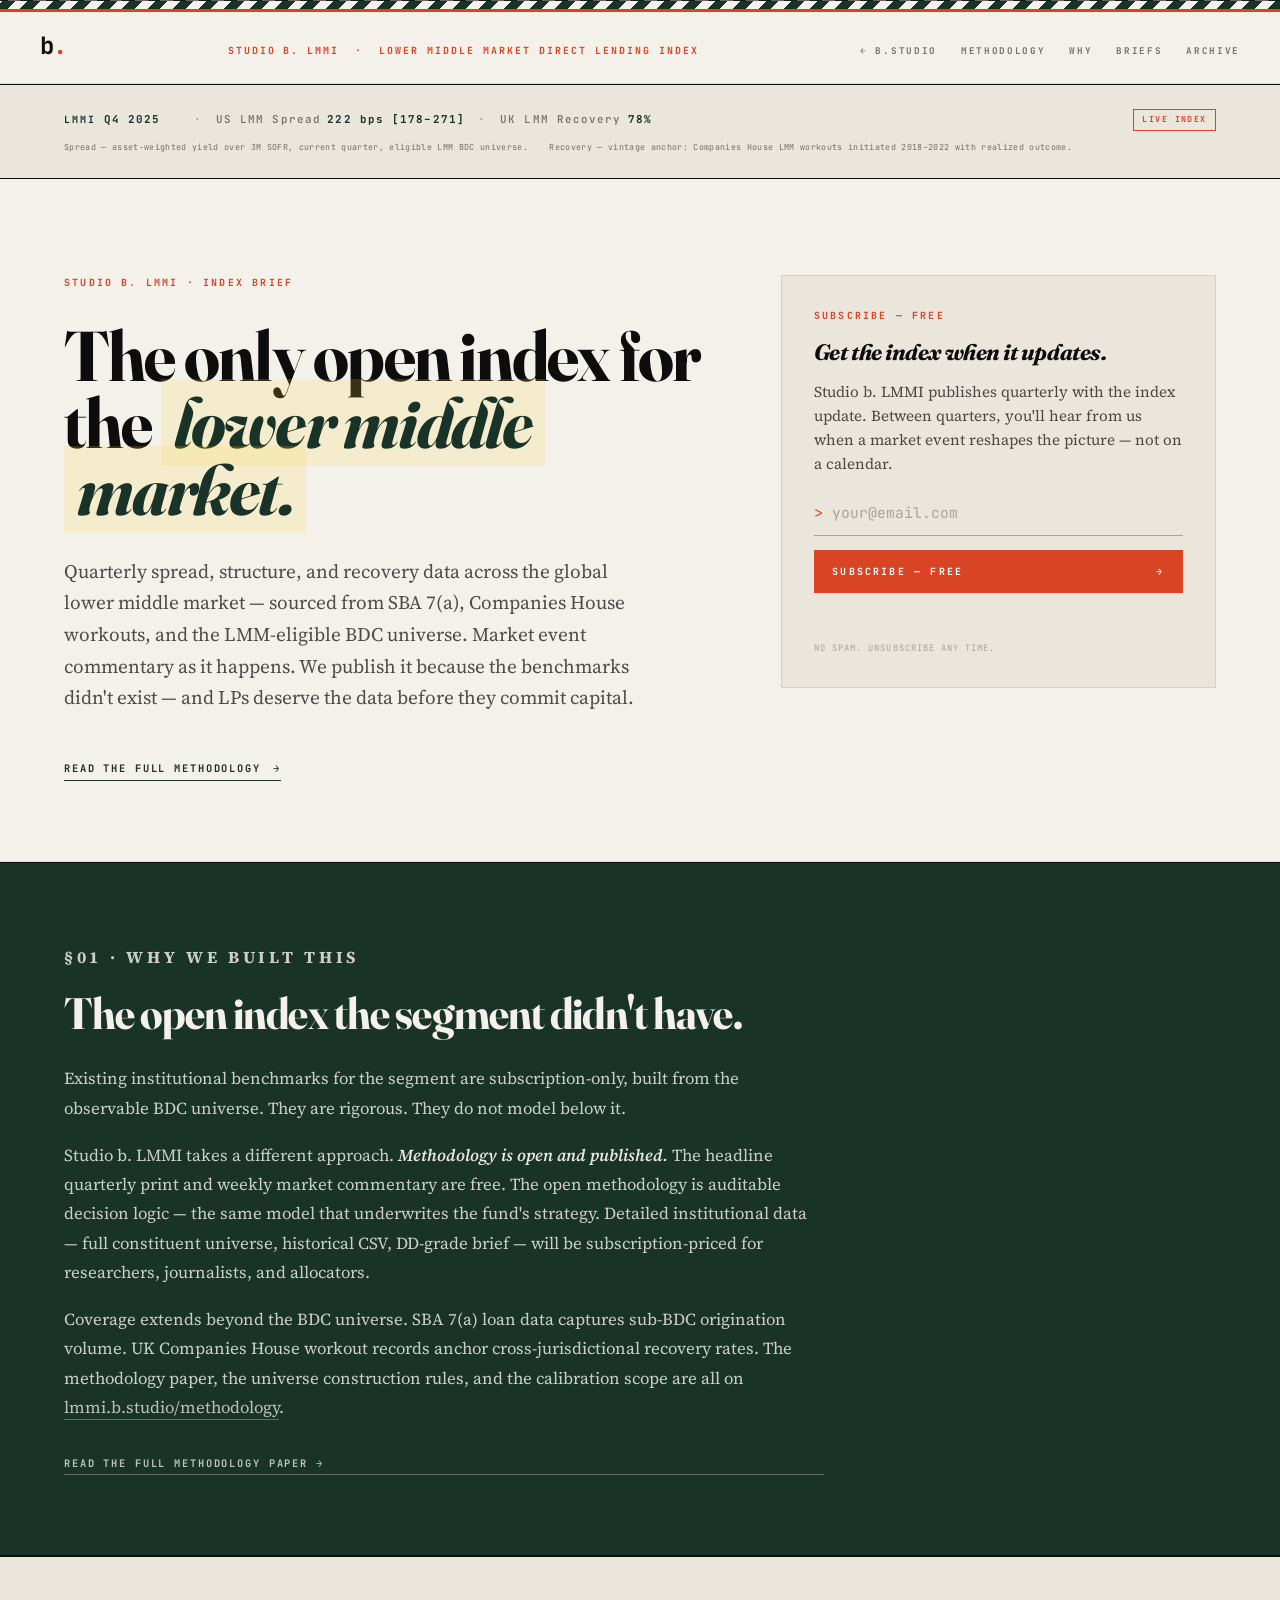
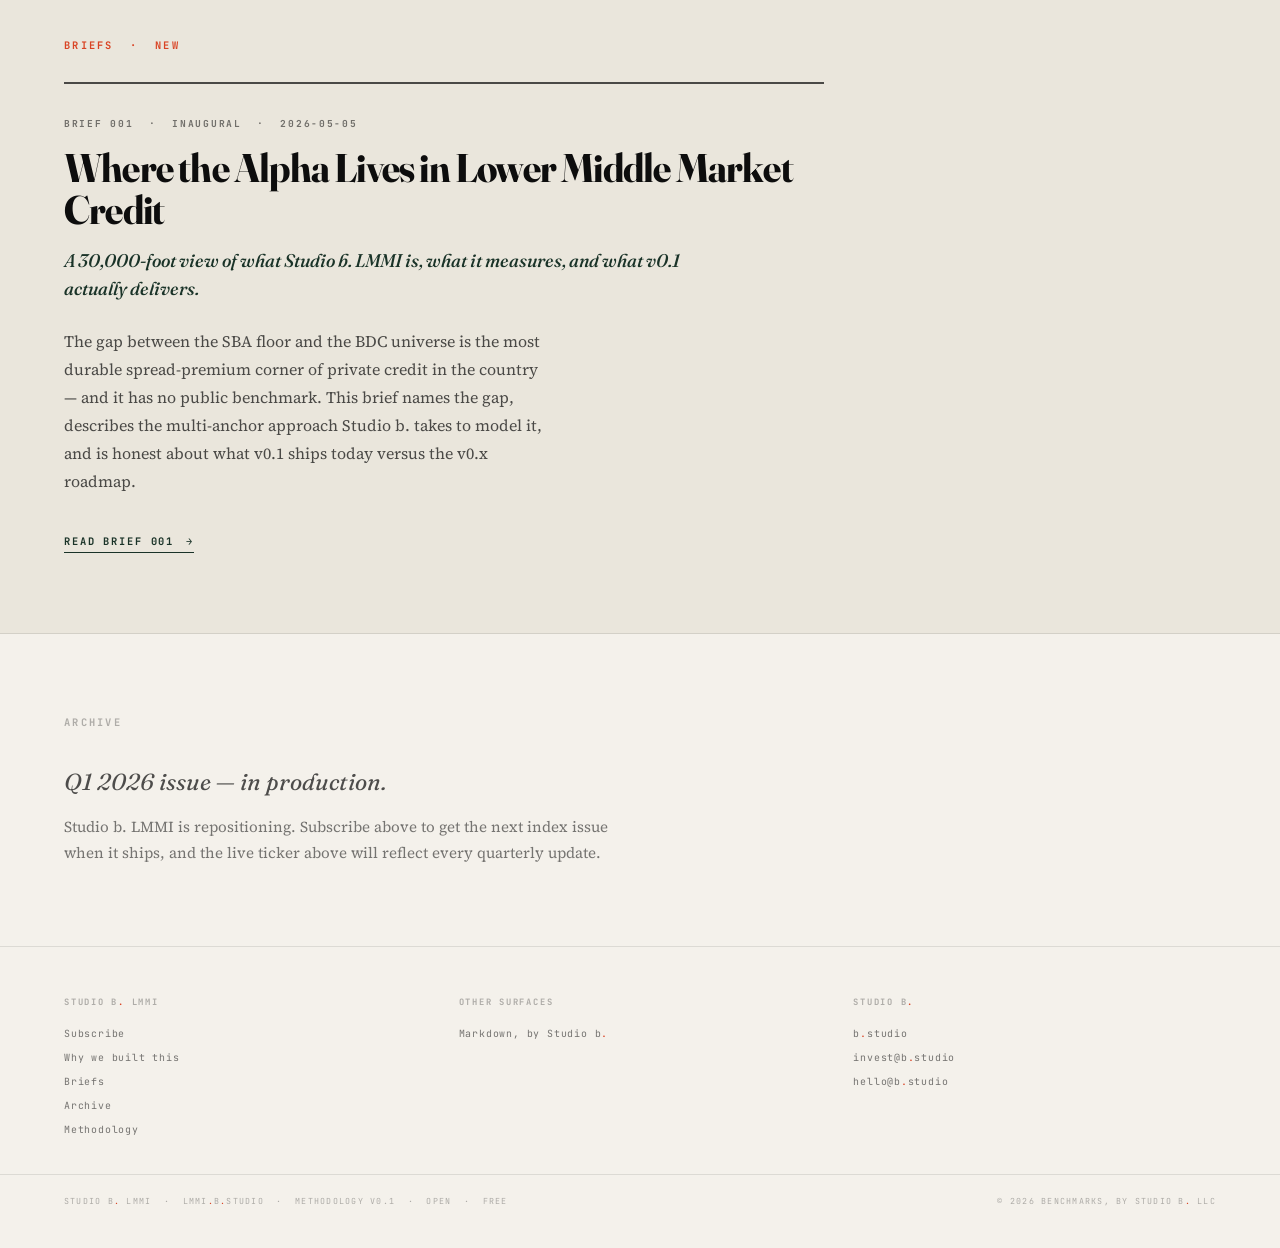
<file: index.html>
<!DOCTYPE html>
<html lang="en">
<head>
  <meta charset="UTF-8">
  <meta name="viewport" content="width=device-width, initial-scale=1.0">
  <title>Studio b. LMMI — The Lower Middle Market Direct Lending Index.</title>
  <meta name="description" content="Studio b. LMMI — the open index for lower middle market direct lending. Quarterly spread, structure, and recovery data across the global LMM.">
  <meta property="og:type" content="website">
  <meta property="og:site_name" content="Studio b. LMMI">
  <meta property="og:title" content="The Lower Middle Market Direct Lending Index.">
  <meta property="og:description" content="Studio b. LMMI — the open index for lower middle market direct lending. Quarterly spread, structure, and recovery data.">
  <meta property="og:url" content="https://lmmi.b.studio">
  <meta name="twitter:card" content="summary_large_image">
  <link rel="preconnect" href="https://fonts.googleapis.com">
  <link rel="preconnect" href="https://fonts.gstatic.com" crossorigin>
  <link href="https://fonts.googleapis.com/css2?family=Fraunces:ital,opsz,wght@0,9..144,500;0,9..144,700;1,9..144,500;1,9..144,700&family=Source+Serif+4:ital,opsz,wght@0,8..60,400;0,8..60,500;0,8..60,600;1,8..60,400&family=JetBrains+Mono:wght@400;500;700&display=swap" rel="stylesheet">
  <link rel="stylesheet" href="/assets/header.css">
  <style>
    *, *::before, *::after { margin: 0; padding: 0; box-sizing: border-box; }

    :root {
      --paper:       #F4F1EB;
      --paper-dk:    #EAE6DC;
      --ink:         #0D0D0D;
      --ink-72:      rgba(13,13,13,0.72);
      --ink-55:      rgba(13,13,13,0.55);
      --ink-30:      rgba(13,13,13,0.30);
      --ink-10:      rgba(13,13,13,0.10);
      --vermillion:  #D94425;
      --forest:      #1A3328;
      --forest-72:   rgba(26,51,40,0.72);
      --stripe-height: 10px;
    }

    html { scroll-behavior: smooth; }
    body {
      background: var(--paper);
      color: var(--ink);
      font-family: 'Source Serif 4', serif;
      min-height: 100vh;
      line-height: 1.6;
    }

    /* Stripe: see /assets/header.css (family-wide binary-accent system) */

    /* ===== MASTHEAD — three-element grid ===== */
    .masthead {
      display: flex;
      align-items: baseline;
      justify-content: space-between;
      padding: 1.5rem 2.5rem;
      border-bottom: 1px solid var(--ink-10);
    }
    .bmark {
      font-family: 'JetBrains Mono', monospace;
      font-weight: 700;
      font-size: 1.5rem;
      color: var(--ink);
      letter-spacing: -0.04em;
      text-decoration: none;
      line-height: 1;
    }
    .bmark .dot { color: var(--vermillion); }
    .masthead-pubmark {
      font-family: 'JetBrains Mono', monospace;
      font-size: 0.62rem;
      font-weight: 700;
      text-transform: uppercase;
      letter-spacing: 0.2em;
      color: var(--vermillion);
    }
    .masthead-nav {
      display: flex;
      gap: 1.5rem;
      align-items: center;
    }
    .nav-link {
      font-family: 'JetBrains Mono', monospace;
      font-size: 0.58rem;
      font-weight: 700;
      letter-spacing: 0.18em;
      text-transform: uppercase;
      color: var(--ink-55);
      text-decoration: none;
      transition: color 0.12s;
    }
    .nav-link:hover { color: var(--forest); }
    .nav-link-accent {
      background: var(--vermillion);
      color: #fff !important;
      padding: 0.55rem 1.1rem;
      white-space: nowrap;
      transition: background 0.12s;
    }
    .nav-link-accent:hover { background: var(--forest) !important; color: #fff !important; }

    /* ===== TICKER — dark paper panel ===== */
    .ticker-wrap {
      background: var(--paper-dk);
      border-top: 1px solid var(--ink);
      border-bottom: 1px solid var(--ink);
      padding: 1.5rem 4rem;
    }
    .ticker-inner {
      display: flex;
      align-items: center;
      gap: 0;
      font-family: 'JetBrains Mono', monospace;
      font-size: 0.68rem;
      font-weight: 700;
      letter-spacing: 0.1em;
      flex-wrap: wrap;
    }
    .ticker-label {
      text-transform: uppercase;
      letter-spacing: 0.2em;
      color: var(--forest);
      font-size: 0.62rem;
      margin-right: 0.5rem;
    }
    .ticker-period { color: var(--forest); margin-right: 1.25rem; }
    .ticker-sep { color: var(--ink-30); margin: 0 0.85rem; }
    .ticker-metric-label { color: var(--ink-55); font-weight: 500; margin-right: 0.4rem; }
    .ticker-metric-val { color: var(--forest); font-feature-settings: "tnum"; }
    .ticker-badge {
      margin-left: auto;
      font-family: 'JetBrains Mono', monospace;
      font-size: 0.52rem;
      font-weight: 700;
      letter-spacing: 0.18em;
      text-transform: uppercase;
      color: var(--vermillion);
      border: 1px solid var(--vermillion);
      padding: 0.2rem 0.5rem;
    }
    .ticker-foot {
      font-family: 'JetBrains Mono', monospace;
      font-size: 0.52rem;
      letter-spacing: 0.04em;
      color: var(--ink-55);
      margin-top: 0.6rem;
      line-height: 1.7;
    }

    /* ===== HERO ===== */
    .hero {
      padding: 6rem 4rem 5rem;
      max-width: 1280px;
      border-bottom: 1px solid var(--ink-10);
    }
    .hero-grid {
      display: grid;
      grid-template-columns: minmax(0, 1.5fr) minmax(0, 1fr);
      gap: 4rem;
      align-items: start;
    }
    .hero-text { min-width: 0; }
    .hero-aside { min-width: 0; }
    .hero-eyebrow {
      font-family: 'JetBrains Mono', monospace;
      font-size: 0.62rem;
      font-weight: 700;
      text-transform: uppercase;
      letter-spacing: 0.22em;
      color: var(--vermillion);
      margin-bottom: 2rem;
    }
    .hero h1 {
      font-family: 'Fraunces', serif;
      font-weight: 700;
      font-style: normal;
      font-size: clamp(2.8rem, 5.5vw, 5rem);
      line-height: 0.95;
      letter-spacing: -0.025em;
      color: var(--ink);
      margin-bottom: 2rem;
      max-width: 16ch;
      font-variation-settings: "opsz" 144;
    }
    .hero h1 em {
      font-style: italic;
      color: var(--forest);
      font-weight: 700;
      background: rgba(247,211,68,0.18);
      padding: 0 0.18em;
      box-decoration-break: clone;
      -webkit-box-decoration-break: clone;
    }
    .hero-lede {
      font-family: 'Source Serif 4', serif;
      font-size: 1.2rem;
      line-height: 1.65;
      color: var(--ink-72);
      max-width: 58ch;
      margin-bottom: 2.5rem;
    }
    .hero-cta {
      display: inline-flex;
      align-items: center;
      gap: 0.75rem;
      font-family: 'JetBrains Mono', monospace;
      font-size: 0.65rem;
      font-weight: 700;
      letter-spacing: 0.18em;
      text-transform: uppercase;
      color: var(--forest);
      text-decoration: none;
      border-bottom: 1.5px solid var(--forest);
      padding-bottom: 0.2rem;
      transition: color 0.12s, border-color 0.12s;
    }
    .hero-cta:hover { color: var(--vermillion); border-color: var(--vermillion); }

    /* Subscribe card (lives in hero aside) */
    .hero-subscribe {
      background: var(--paper-dk);
      padding: 2rem;
      border: 1px solid var(--ink-10);
      position: sticky;
      top: 2rem;
    }
    .hero-subscribe .subscribe-kicker {
      font-family: 'JetBrains Mono', monospace;
      font-size: 0.62rem;
      font-weight: 700;
      letter-spacing: 0.22em;
      text-transform: uppercase;
      color: var(--vermillion);
      margin-bottom: 1rem;
    }
    .hero-subscribe h2 {
      font-family: 'Fraunces', serif;
      font-weight: 700;
      font-style: italic;
      font-size: clamp(1.4rem, 1.6vw, 1.7rem);
      line-height: 1.15;
      letter-spacing: -0.02em;
      color: var(--ink);
      margin-bottom: 0.85rem;
      font-variation-settings: "opsz" 60;
    }
    .hero-subscribe .subscribe-body {
      font-family: 'Source Serif 4', serif;
      font-size: 0.95rem;
      line-height: 1.6;
      color: var(--ink-72);
      margin-bottom: 1.5rem;
    }

    /* ===== SECTION SHARED ===== */
    .section-body { padding: 5rem 4rem; border-bottom: 1px solid var(--ink-10); }
    .section-eyebrow {
      font-family: 'JetBrains Mono', monospace;
      font-size: 0.65rem;
      font-weight: 700;
      text-transform: uppercase;
      letter-spacing: 0.22em;
      color: var(--vermillion);
      margin-bottom: 0.6rem;
    }
    .section-rule { border: none; border-top: 1px solid var(--ink-10); margin: 3rem 0; }

    /* ===== WHY — forest panel ===== */
    .why {
      background: var(--forest);
      color: var(--paper);
      padding: 5rem 4rem;
      border-top: 1px solid var(--ink);
      border-bottom: 1px solid var(--ink);
    }
    .why-inner { max-width: 760px; }
    .why-eyebrow {
      font-family: 'JetBrains Mono', monospace;
      font-size: 0.65rem;
      font-weight: 700;
      text-transform: uppercase;
      letter-spacing: 0.22em;
      color: rgba(244,241,235,0.5);
      margin-bottom: 1.5rem;
    }
    .why h2 {
      font-family: 'Fraunces', serif;
      font-weight: 700;
      font-style: normal;
      font-size: clamp(1.8rem, 3.5vw, 2.75rem);
      line-height: 1.05;
      letter-spacing: -0.02em;
      color: var(--paper);
      margin-bottom: 1.75rem;
      font-variation-settings: "opsz" 144;
    }
    .why p {
      font-family: 'Source Serif 4', serif;
      font-size: 1.05rem;
      line-height: 1.75;
      color: rgba(244,241,235,0.82);
      margin-bottom: 1.1rem;
    }
    .why p:last-of-type { margin-bottom: 0; }
    .why em { font-style: italic; color: rgba(244,241,235,0.95); font-weight: 600; }
    .why a { color: rgba(244,241,235,0.75); border-bottom: 1px solid rgba(244,241,235,0.3); text-decoration: none; transition: color 0.12s; }
    .why a:hover { color: var(--paper); }
    .why-cta {
      display: inline-flex;
      align-items: center;
      gap: 0.75rem;
      font-family: 'JetBrains Mono', monospace;
      font-size: 0.65rem;
      font-weight: 700;
      letter-spacing: 0.18em;
      text-transform: uppercase;
      color: rgba(244,241,235,0.7);
      text-decoration: none;
      border-bottom: 1.5px solid rgba(244,241,235,0.3);
      padding-bottom: 0.2rem;
      margin-top: 2rem;
      transition: color 0.12s, border-color 0.12s;
      display: block;
    }
    .why-cta:hover { color: var(--paper); border-color: var(--paper); }

    /* ===== SUBSCRIBE ===== */
    .subscribe {
      padding: 5rem 4rem;
      background: var(--paper-dk);
      border-bottom: 1px solid var(--ink);
    }
    .subscribe-inner { max-width: 640px; }
    .subscribe-kicker {
      font-family: 'JetBrains Mono', monospace;
      font-size: 0.62rem;
      font-weight: 700;
      letter-spacing: 0.22em;
      text-transform: uppercase;
      color: var(--ink-55);
      margin-bottom: 1rem;
    }
    .subscribe h2 {
      font-family: 'Fraunces', serif;
      font-weight: 700;
      font-style: italic;
      font-size: clamp(1.6rem, 3vw, 2.25rem);
      line-height: 1.05;
      letter-spacing: -0.02em;
      color: var(--ink);
      margin-bottom: 1rem;
      font-variation-settings: "opsz" 60;
    }
    .subscribe-body {
      font-family: 'Source Serif 4', serif;
      font-size: 1rem;
      line-height: 1.7;
      color: var(--ink-72);
      margin-bottom: 2rem;
    }
    .subscribe-form { display: flex; flex-direction: column; gap: 0.85rem; }
    .input-row {
      display: flex;
      align-items: center;
      border-bottom: 1.5px solid var(--ink-30);
      padding-bottom: 0.65rem;
      transition: border-color 0.15s;
    }
    .input-row:focus-within { border-bottom-color: var(--forest); }
    .input-row .prompt {
      font-family: 'JetBrains Mono', monospace;
      font-size: 0.95rem;
      color: var(--vermillion);
      margin-right: 0.6rem;
      user-select: none;
    }
    .input-row input {
      flex: 1;
      background: none;
      border: none;
      outline: none;
      font-family: 'JetBrains Mono', monospace;
      font-size: 0.92rem;
      color: var(--ink);
    }
    .input-row input::placeholder { color: var(--ink-30); }
    .submit-btn {
      display: flex;
      justify-content: space-between;
      align-items: center;
      background: var(--vermillion);
      color: #FFFFFF;
      border: none;
      padding: 0.95rem 1.15rem;
      font-family: 'JetBrains Mono', monospace;
      font-size: 0.62rem;
      font-weight: 700;
      letter-spacing: 0.22em;
      text-transform: uppercase;
      cursor: pointer;
      transition: background 0.1s;
    }
    .submit-btn:hover { background: #C43820; }
    .submit-btn[disabled] { opacity: 0.6; cursor: wait; }
    .form-status {
      font-family: 'JetBrains Mono', monospace;
      font-size: 0.68rem;
      line-height: 1.6;
      color: var(--forest-72);
      min-height: 1.1em;
      letter-spacing: 0.04em;
    }
    .form-status.error { color: var(--vermillion); }
    .form-note {
      font-family: 'JetBrains Mono', monospace;
      font-size: 0.55rem;
      color: var(--ink-30);
      letter-spacing: 0.12em;
      text-transform: uppercase;
      margin-top: 0.5rem;
    }

    /* ===== ARCHIVE ===== */
    .archive { padding: 5rem 4rem; }
    .archive-eyebrow {
      font-family: 'JetBrains Mono', monospace;
      font-size: 0.65rem;
      font-weight: 700;
      text-transform: uppercase;
      letter-spacing: 0.22em;
      color: var(--ink-30);
      margin-bottom: 2rem;
    }
    .archive-empty {
      font-family: 'Fraunces', serif;
      font-style: italic;
      font-size: 1.45rem;
      color: var(--ink-72);
      margin-bottom: 0.85rem;
    }
    .archive-empty-body {
      font-family: 'Source Serif 4', serif;
      font-size: 0.95rem;
      line-height: 1.7;
      color: var(--ink-55);
      max-width: 560px;
    }

    /* ===== FOOTER ===== */
    footer {
      padding: 3rem 4rem 2rem;
      border-top: 1px solid var(--ink-10);
      display: grid;
      grid-template-columns: 1fr 1fr 1fr;
      gap: 2rem;
    }
    .footer-col h4 {
      font-family: 'JetBrains Mono', monospace;
      font-size: 0.55rem;
      font-weight: 700;
      letter-spacing: 0.2em;
      text-transform: uppercase;
      color: var(--ink-30);
      margin-bottom: 0.85rem;
    }
    .footer-col a {
      display: block;
      font-family: 'JetBrains Mono', monospace;
      font-size: 0.62rem;
      letter-spacing: 0.08em;
      color: var(--ink-55);
      text-decoration: none;
      padding: 0.25rem 0;
      transition: color 0.12s;
    }
    .footer-col a:hover { color: var(--forest); }
    .footer-strip {
      padding: 1.25rem 4rem 2.5rem;
      display: flex;
      justify-content: space-between;
      align-items: center;
      font-family: 'JetBrains Mono', monospace;
      font-size: 0.52rem;
      letter-spacing: 0.15em;
      text-transform: uppercase;
      color: var(--ink-30);
      border-top: 1px solid var(--ink-10);
    }
    .footer-vm { color: var(--vermillion); }

    /* ===== FEATURED BRIEF ===== */
    .featured-brief {
      padding: 5rem 4rem;
      border-top: 1px solid var(--ink);
      border-bottom: 1px solid var(--ink-10);
      background: var(--paper-dk);
    }
    .featured-brief-inner { max-width: 760px; }
    .featured-brief-eyebrow {
      font-family: 'JetBrains Mono', monospace;
      font-size: 0.65rem;
      font-weight: 700;
      text-transform: uppercase;
      letter-spacing: 0.22em;
      color: var(--vermillion);
      margin-bottom: 1.75rem;
    }
    .featured-brief-card {
      border-top: 2px solid var(--ink-72);
      padding-top: 2rem;
    }
    .featured-brief-card-kicker {
      font-family: 'JetBrains Mono', monospace;
      font-size: 0.6rem;
      font-weight: 700;
      text-transform: uppercase;
      letter-spacing: 0.18em;
      color: var(--ink-55);
      margin-bottom: 1rem;
    }
    .featured-brief-card-title {
      font-family: 'Fraunces', serif;
      font-weight: 700;
      font-style: normal;
      font-size: clamp(1.7rem, 3.5vw, 2.5rem);
      line-height: 1.05;
      letter-spacing: -0.02em;
      color: var(--ink);
      margin-bottom: 1rem;
      font-variation-settings: "opsz" 144;
    }
    .featured-brief-card-sub {
      font-family: 'Fraunces', serif;
      font-style: italic;
      font-weight: 500;
      font-size: 1.15rem;
      line-height: 1.5;
      color: var(--forest);
      margin-bottom: 1.5rem;
      font-variation-settings: "opsz" 60;
      max-width: 56ch;
    }
    .featured-brief-card-lede {
      font-family: 'Source Serif 4', serif;
      font-size: 1rem;
      line-height: 1.75;
      color: var(--ink-72);
      max-width: 60ch;
      margin-bottom: 2rem;
    }
    .featured-brief-card-cta {
      display: inline-flex;
      align-items: center;
      gap: 0.75rem;
      font-family: 'JetBrains Mono', monospace;
      font-size: 0.65rem;
      font-weight: 700;
      letter-spacing: 0.18em;
      text-transform: uppercase;
      color: var(--forest);
      text-decoration: none;
      border-bottom: 1.5px solid var(--forest);
      padding-bottom: 0.2rem;
      transition: color 0.12s, border-color 0.12s;
    }
    .featured-brief-card-cta:hover { color: var(--vermillion); border-color: var(--vermillion); }

    /* ===== RESPONSIVE ===== */
    @media (max-width: 980px) {
      .hero-grid { grid-template-columns: 1fr; gap: 3rem; }
      .hero-subscribe { position: static; }
    }
    @media (max-width: 768px) {
      .masthead { padding: 1rem 1.5rem; flex-direction: column; gap: 0.85rem; }
      .masthead-pubmark { display: none; }
      .ticker-wrap { padding: 1rem 1.5rem; }
      .hero { padding: 4rem 1.5rem 3rem; }
      .why, .section-body, .subscribe, .archive { padding: 3.5rem 1.5rem; }
      .featured-brief { padding: 3.5rem 1.5rem; }
      .hero-subscribe { padding: 1.5rem; }
      footer { grid-template-columns: 1fr; padding: 3rem 1.5rem 1.5rem; }
      .footer-strip { padding: 1rem 1.5rem 2rem; flex-direction: column; gap: 0.75rem; align-items: flex-start; }
      .masthead-nav { flex-wrap: wrap; gap: 1rem; }
    }
  </style>
</head>
<body>

<!-- Caution stripe: forest/paper, 10px, hard corners -->
<div class="stripe"></div>

<!-- Masthead: b. mark · publication name · nav -->
<header class="masthead">
  <a href="https://b.studio/" class="bmark">b<span class="dot">.</span></a>
  <span class="masthead-pubmark">Studio b. LMMI &nbsp;·&nbsp; Lower Middle Market Direct Lending Index</span>
  <nav class="masthead-nav">
    <a href="https://b.studio" class="nav-link">← b<span style="color:var(--vermillion)">.</span>studio</a>
    <a href="/methodology" class="nav-link">Methodology</a>
    <a href="#why" class="nav-link">Why</a>
    <a href="#briefs" class="nav-link">Briefs</a>
    <a href="#archive" class="nav-link">Archive</a>
  </nav>
</header>

<!-- Ticker block: live index data (seed: Q4 2025 / 222 bps / 78%) -->
<div class="ticker-wrap" id="dli-ticker">
  <div class="ticker-inner">
    <span class="ticker-label">LMMI</span>
    <span class="ticker-period dli-period">Q4 2025</span>
    <span class="ticker-sep">·</span>
    <span><span class="ticker-metric-label">US LMM Spread</span><span class="ticker-metric-val dli-spread">222 bps [178–271]</span></span>
    <span class="ticker-sep dli-recovery-sep">·</span>
    <span class="dli-metric-uk"><span class="ticker-metric-label">UK LMM Recovery</span><span class="ticker-metric-val dli-recovery">78%</span></span>
    <span class="ticker-badge">Live index</span>
  </div>
  <div class="ticker-foot">
    Spread — asset-weighted yield over 3M SOFR, current quarter, eligible LMM BDC universe. &nbsp;&nbsp;
    Recovery — vintage anchor: Companies House LMM workouts initiated 2018–2022 with realized outcome.
  </div>
</div>

<!-- Hero -->
<section class="hero">
  <div class="hero-grid">
    <div class="hero-text">
      <p class="hero-eyebrow">Studio b. LMMI · Index Brief</p>
      <h1>The only open index for the <em>lower middle market.</em></h1>
      <p class="hero-lede">Quarterly spread, structure, and recovery data across the global lower middle market — sourced from SBA 7(a), Companies House workouts, and the LMM-eligible BDC universe. Market event commentary as it happens. We publish it because the benchmarks didn't exist — and LPs deserve the data before they commit capital.</p>
      <a href="/methodology" class="hero-cta">Read the full methodology <span>→</span></a>
    </div>
    <aside class="hero-aside" id="subscribe">
      <div class="hero-subscribe">
        <div class="subscribe-kicker">Subscribe — free</div>
        <h2>Get the index when it updates.</h2>
        <p class="subscribe-body">Studio b. LMMI publishes quarterly with the index update. Between quarters, you'll hear from us when a market event reshapes the picture — not on a calendar.</p>
        <form id="subscribe-form" class="subscribe-form" novalidate>
          <div class="input-row">
            <span class="prompt">&gt;</span>
            <input id="subscribe-email" type="email" name="email" placeholder="your@email.com" autocomplete="email" required />
          </div>
          <button class="submit-btn" type="submit">
            <span>Subscribe — free</span>
            <span>→</span>
          </button>
          <p class="form-status" id="subscribe-status" role="status" aria-live="polite"></p>
          <p class="form-note">No spam. Unsubscribe any time.</p>
        </form>
      </div>
    </aside>
  </div>
</section>

<!-- Why we built this -->
<section class="why" id="why">
  <div class="why-inner">
    <p class="why-eyebrow">§01 · Why we built this</p>
    <h2>The open index the segment didn't have.</h2>
    <p>Existing institutional benchmarks for the segment are subscription-only, built from the observable BDC universe. They are rigorous. They do not model below it.</p>
    <p>Studio b. LMMI takes a different approach. <em>Methodology is open and published.</em> The headline quarterly print and weekly market commentary are free. The open methodology is auditable decision logic — the same model that underwrites the fund's strategy. Detailed institutional data — full constituent universe, historical CSV, DD-grade brief — will be subscription-priced for researchers, journalists, and allocators.</p>
    <p>Coverage extends beyond the BDC universe. SBA 7(a) loan data captures sub-BDC origination volume. UK Companies House workout records anchor cross-jurisdictional recovery rates. The methodology paper, the universe construction rules, and the calibration scope are all on <a href="/methodology">lmmi.b.studio/methodology</a>.</p>
    <a href="/methodology" class="why-cta">Read the full methodology paper →</a>
  </div>
</section>

<!-- Subscribe section moved into hero aside (#subscribe anchor preserved there). -->

<!-- Featured Brief -->
<section class="featured-brief" id="briefs">
  <div class="featured-brief-inner">
    <p class="featured-brief-eyebrow">Briefs &nbsp;·&nbsp; New</p>
    <div class="featured-brief-card">
      <p class="featured-brief-card-kicker">Brief 001 &nbsp;·&nbsp; Inaugural &nbsp;·&nbsp; 2026-05-05</p>
      <h2 class="featured-brief-card-title">Where the Alpha Lives in Lower Middle Market Credit</h2>
      <p class="featured-brief-card-sub">A 30,000-foot view of what Studio b. LMMI is, what it measures, and what v0.1 actually delivers.</p>
      <p class="featured-brief-card-lede">The gap between the SBA floor and the BDC universe is the most durable spread-premium corner of private credit in the country — and it has no public benchmark. This brief names the gap, describes the multi-anchor approach Studio b. takes to model it, and is honest about what v0.1 ships today versus the v0.x roadmap.</p>
      <a href="/briefs/001-the-30000-ft-view" class="featured-brief-card-cta">Read brief 001 <span>→</span></a>
    </div>
  </div>
</section>

<!-- Archive -->
<section class="archive" id="archive">
  <p class="archive-eyebrow">Archive</p>
  <p class="archive-empty">Q1 2026 issue — in production.</p>
  <p class="archive-empty-body">Studio b. LMMI is repositioning. Subscribe above to get the next index issue when it ships, and the live ticker above will reflect every quarterly update.</p>
</section>

<!-- Footer -->
<footer>
  <div class="footer-col">
    <h4>Studio b<span class="footer-vm">.</span> LMMI</h4>
    <a href="#subscribe">Subscribe</a>
    <a href="#why">Why we built this</a>
    <a href="#briefs">Briefs</a>
    <a href="#archive">Archive</a>
    <a href="/methodology">Methodology</a>
  </div>
  <div class="footer-col">
    <h4>Other surfaces</h4>
    <a href="https://markdown.b.studio">Markdown, by Studio b<span class="footer-vm">.</span></a>
  </div>
  <div class="footer-col">
    <h4>Studio b<span class="footer-vm">.</span></h4>
    <a href="https://b.studio">b<span class="footer-vm">.</span>studio</a>
    <a href="mailto:invest@b.studio">invest@b<span class="footer-vm">.</span>studio</a>
    <a href="mailto:hello@b.studio">hello@b<span class="footer-vm">.</span>studio</a>
  </div>
</footer>

<div class="footer-strip">
  <span>Studio b<span class="footer-vm">.</span> LMMI &nbsp;·&nbsp; lmmi<span class="footer-vm">.</span>b<span class="footer-vm">.</span>studio &nbsp;·&nbsp; Methodology v0.1 &nbsp;·&nbsp; Open &nbsp;·&nbsp; Free</span>
  <span>&copy; 2026 Benchmarks, by Studio b<span class="footer-vm">.</span> LLC</span>
</div>

<script>
(function() {
  var FALLBACK = { period: 'Q4 2025', us_spread_bps: 222, uk_recovery_pct: 78, spread_bps_ci_lower_95: 178, spread_bps_ci_upper_95: 271 };
  var DLI_API = 'https://studiob-api-production-2df4.up.railway.app/api/dli/latest';
  function render(d) {
    var t = document.getElementById('dli-ticker');
    if (!t) return;
    var period = t.querySelector('.dli-period');
    var spread = t.querySelector('.dli-spread');
    var recovery = t.querySelector('.dli-recovery');
    var recoveryMetric = t.querySelector('.dli-metric-uk');
    var recoverySep = t.querySelector('.dli-recovery-sep');
    if (period) period.textContent = d.period;
    if (spread) {
      if (d.spread_bps_ci_lower_95 != null && d.spread_bps_ci_upper_95 != null) {
        spread.textContent = d.us_spread_bps + ' bps [' + d.spread_bps_ci_lower_95 + '–' + d.spread_bps_ci_upper_95 + ']';
      } else {
        spread.textContent = d.us_spread_bps + ' bps';
      }
    }
    if (d.uk_recovery_pct != null) {
      if (recovery) recovery.textContent = d.uk_recovery_pct + '%';
    } else {
      if (recoveryMetric) recoveryMetric.style.display = 'none';
      if (recoverySep) recoverySep.style.display = 'none';
    }
  }
  var sf = document.getElementById('subscribe-form');
  if (sf) {
    var input = document.getElementById('subscribe-email');
    var status = document.getElementById('subscribe-status');
    var btn = sf.querySelector('button[type="submit"]');
    var endpoint = 'https://webhook-router-production-2535.up.railway.app/api/subscribe/dli';
    sf.addEventListener('submit', async function (e) {
      e.preventDefault();
      var email = (input.value || '').trim();
      status.classList.remove('error');
      if (!email || !/^[^\s@]+@[^\s@]+\.[^\s@]+$/.test(email)) {
        status.textContent = '// invalid email';
        status.classList.add('error');
        return;
      }
      btn.disabled = true;
      status.textContent = '// subscribing…';
      try {
        var r = await fetch(endpoint, {
          method: 'POST',
          headers: { 'Content-Type': 'application/json' },
          body: JSON.stringify({ email: email, utm_source: 'lmmi.b.studio', utm_medium: 'web', utm_campaign: 'subscribe-form' }),
        });
        if (!r.ok) throw new Error('http ' + r.status);
        status.textContent = '// subscribed. check your inbox.';
        input.value = '';
      } catch (err) {
        status.textContent = '// could not subscribe — try again later';
        status.classList.add('error');
      } finally {
        btn.disabled = false;
      }
    });
  }
  render(FALLBACK);
  if (typeof fetch !== 'undefined') {
    var ctrl = typeof AbortController !== 'undefined' ? new AbortController() : null;
    var timer = ctrl ? setTimeout(function(){ ctrl.abort(); }, 3000) : null;
    fetch(DLI_API, ctrl ? {signal: ctrl.signal} : {})
      .then(function(r){ if (r.ok) return r.json(); throw new Error('non-ok'); })
      .then(function(d){ clearTimeout(timer); render(d); })
      .catch(function(){ clearTimeout(timer); });
  }
})();
</script>

</body>
</html>
</file>
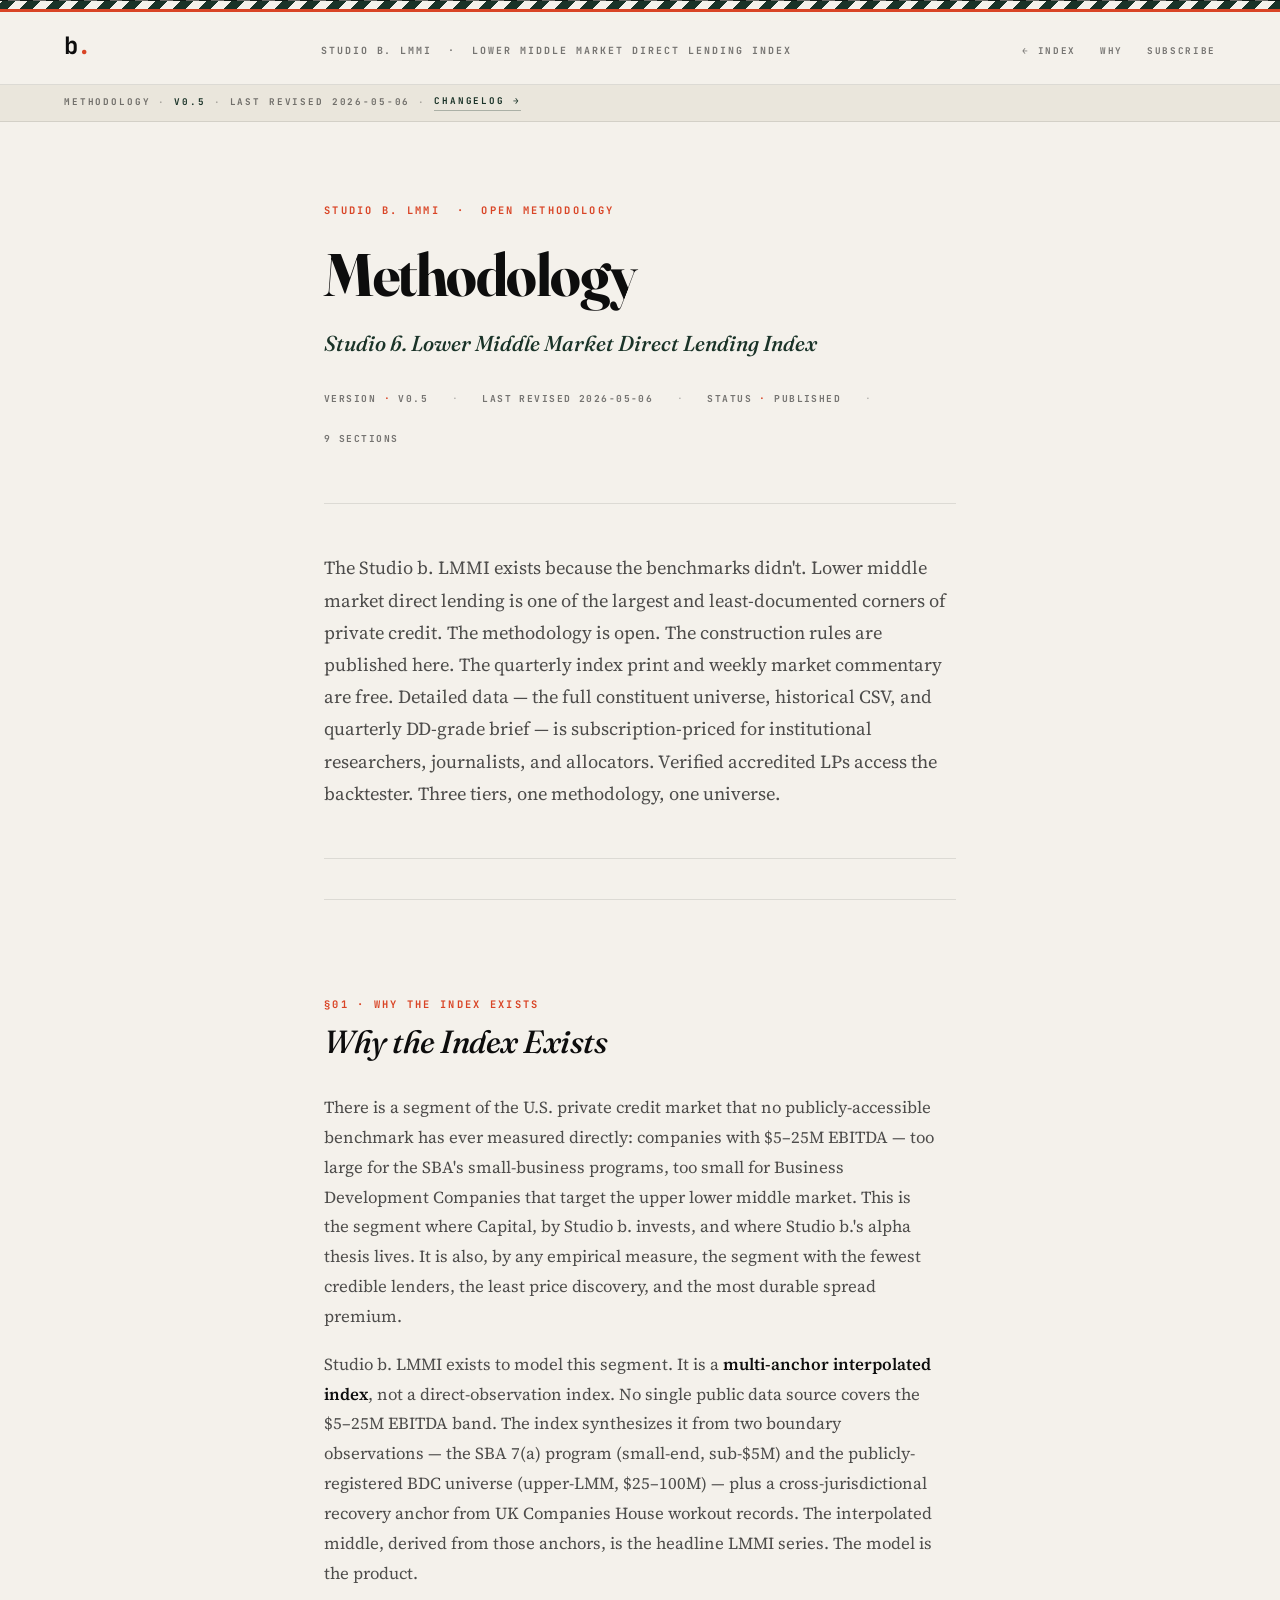
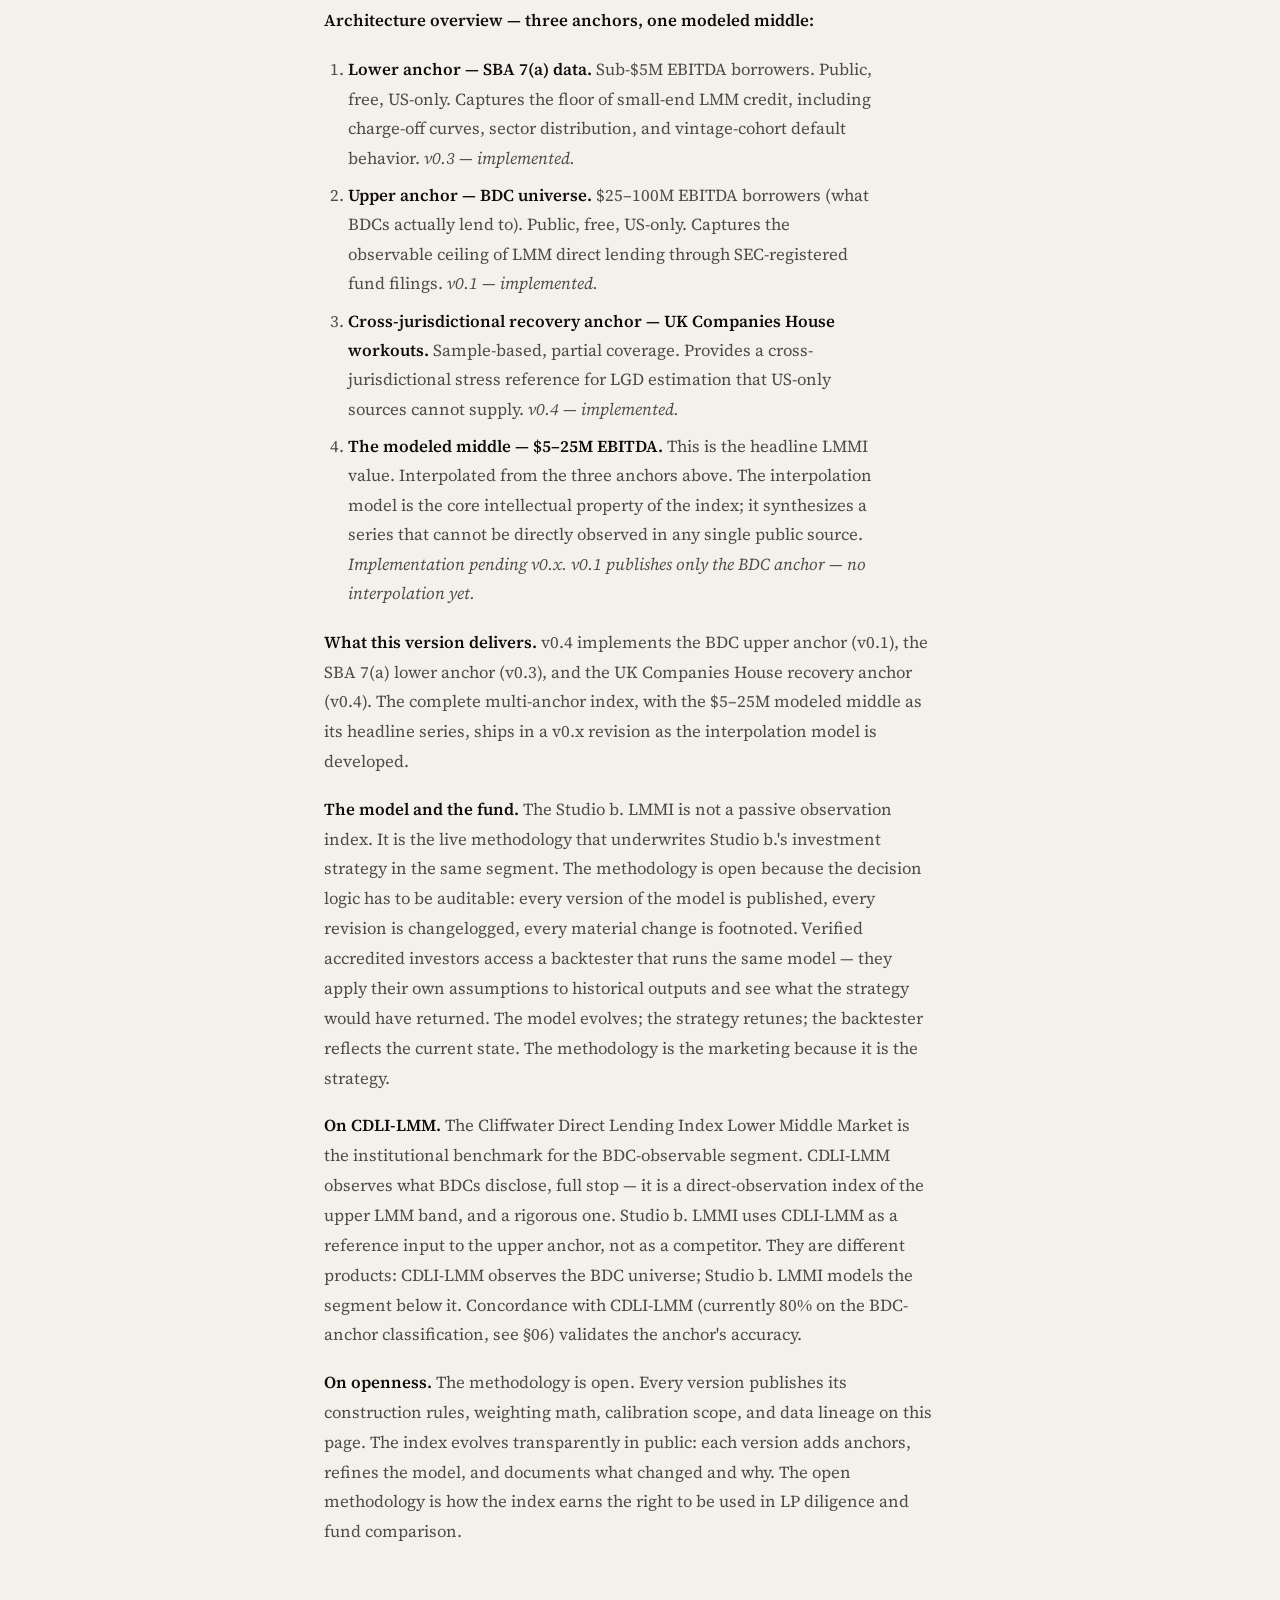
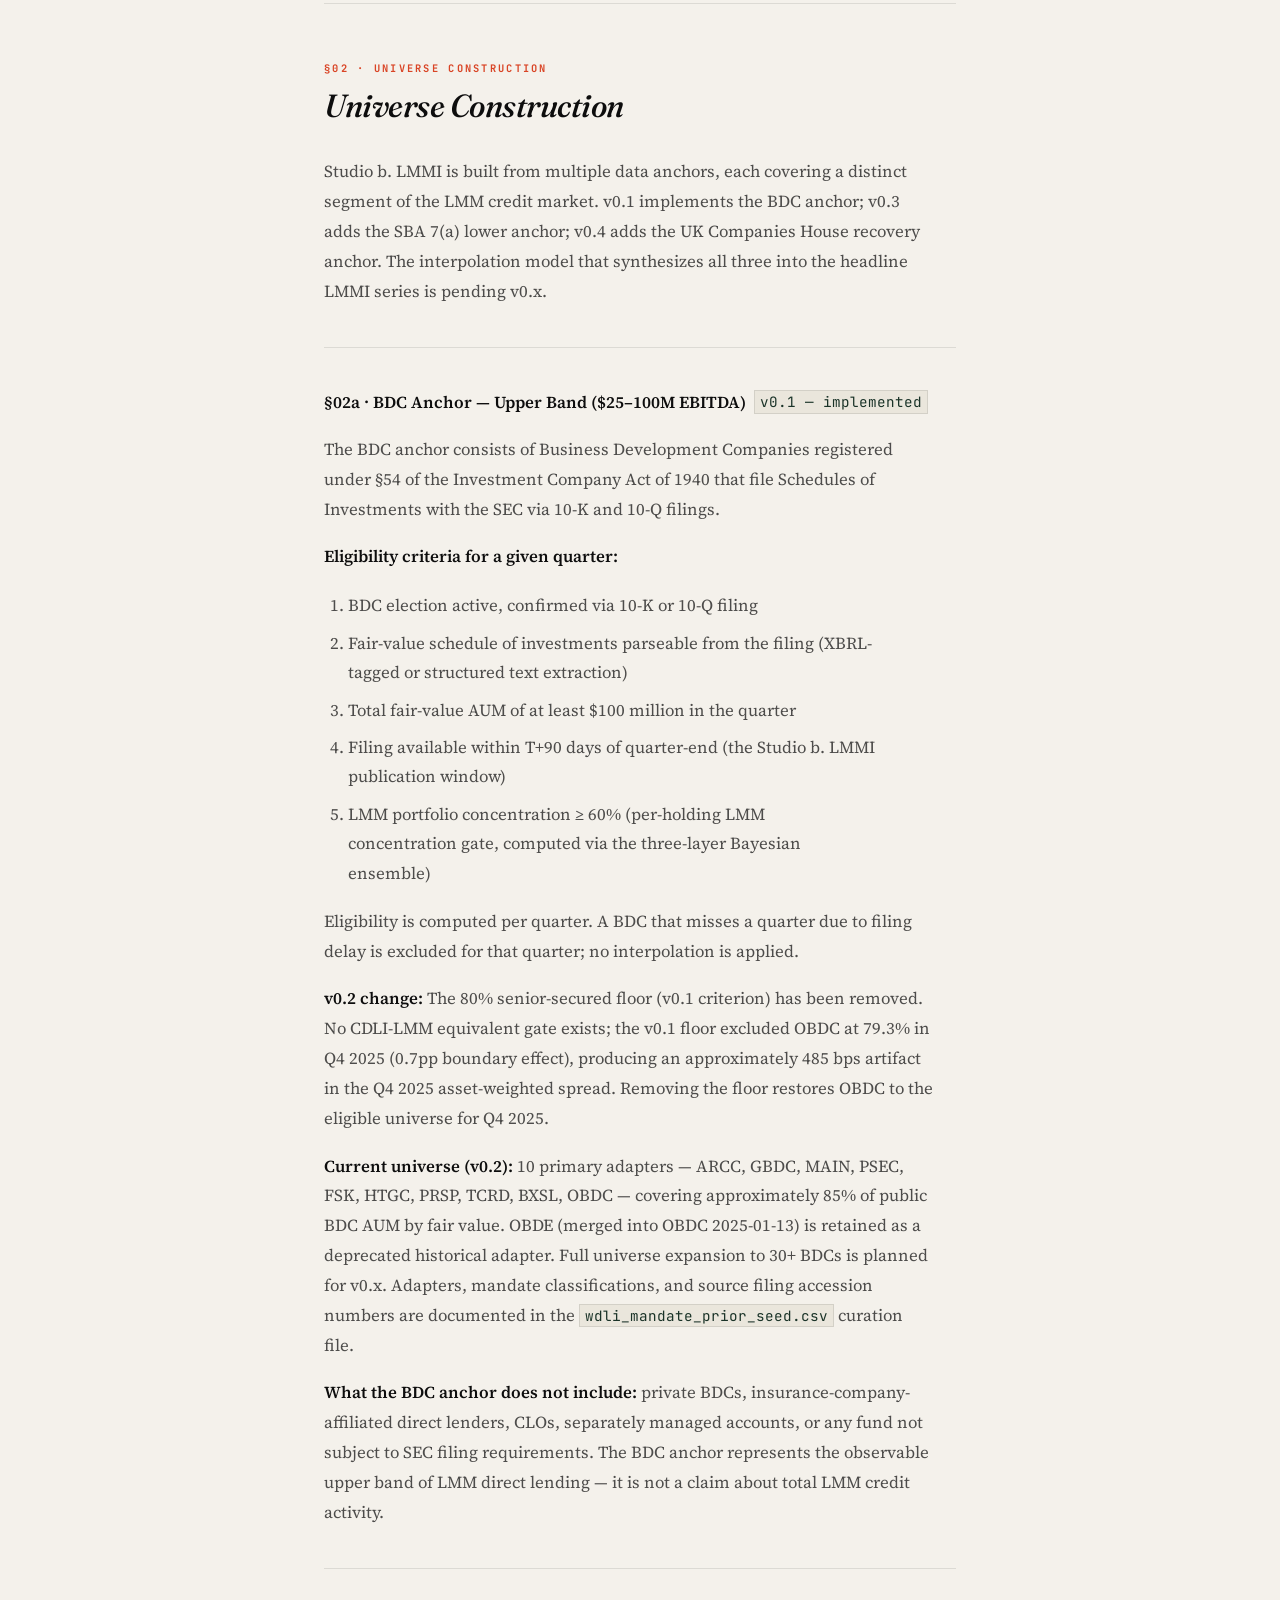
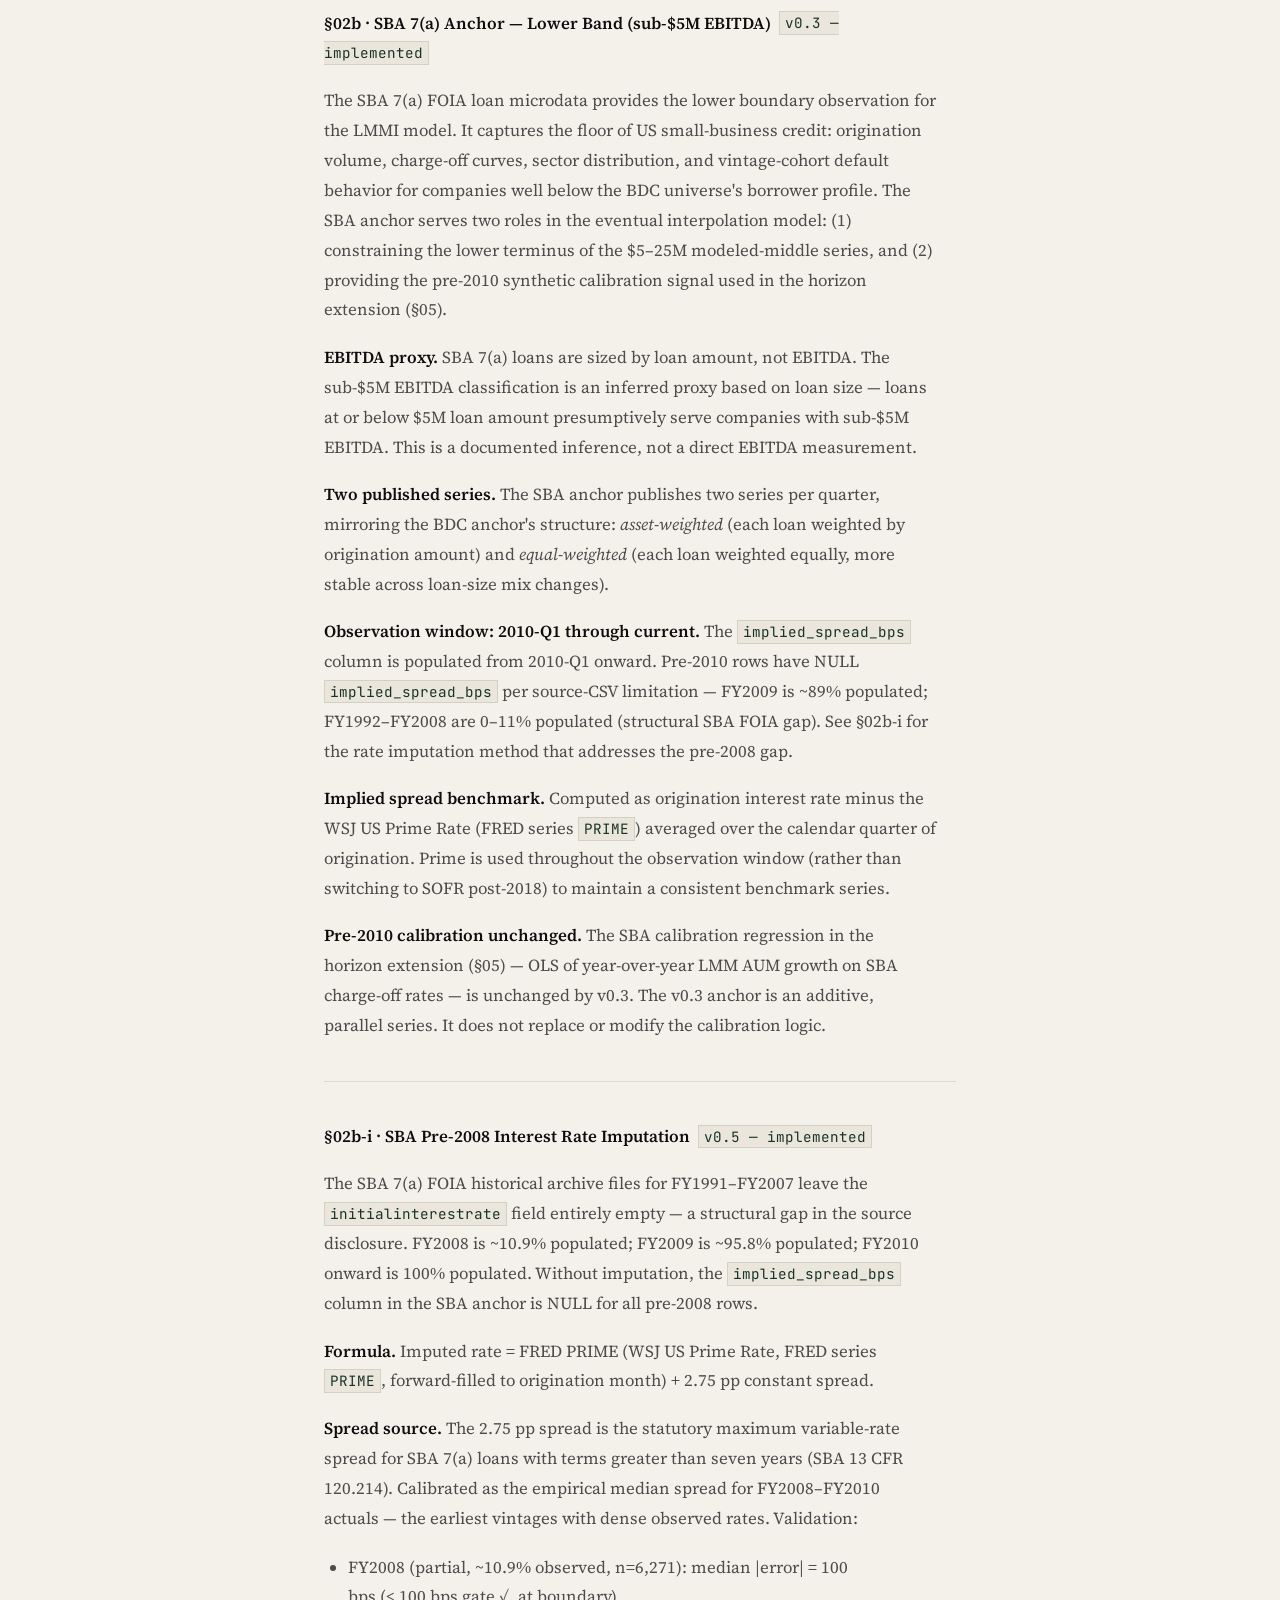
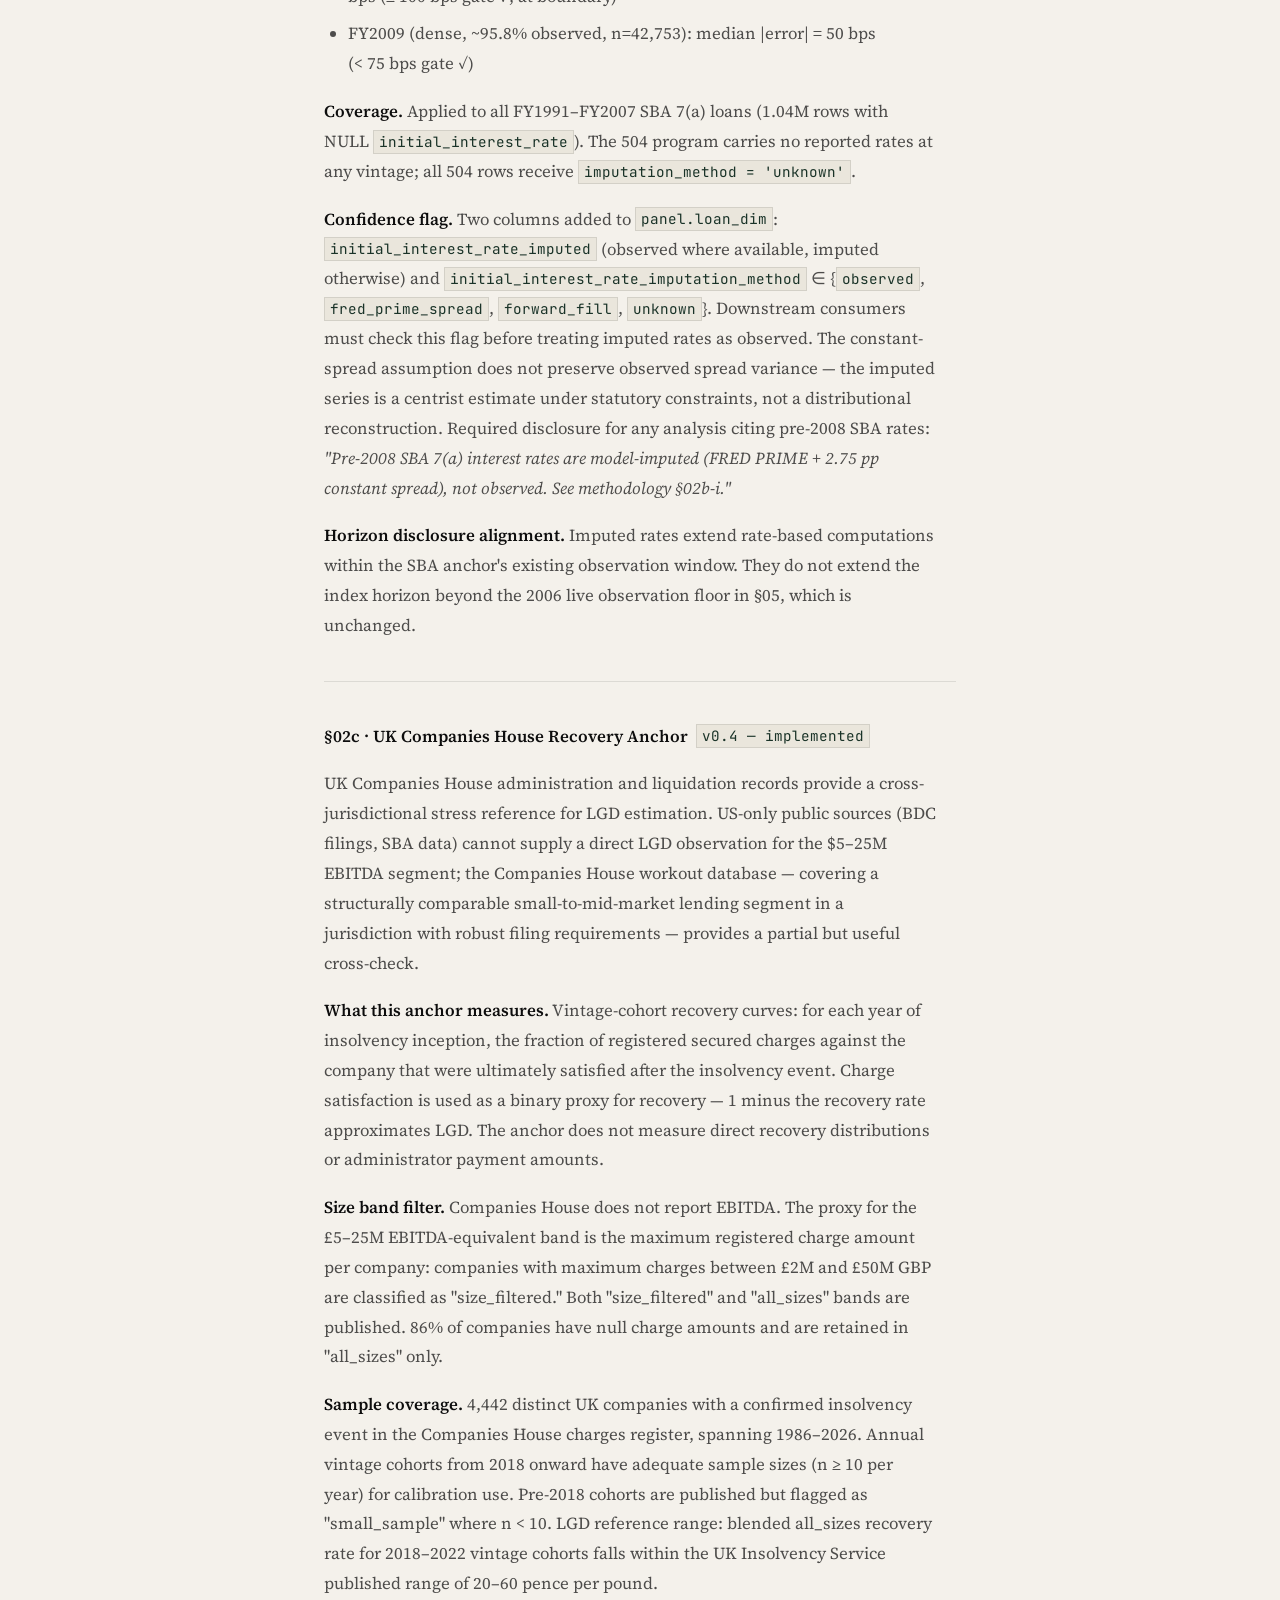
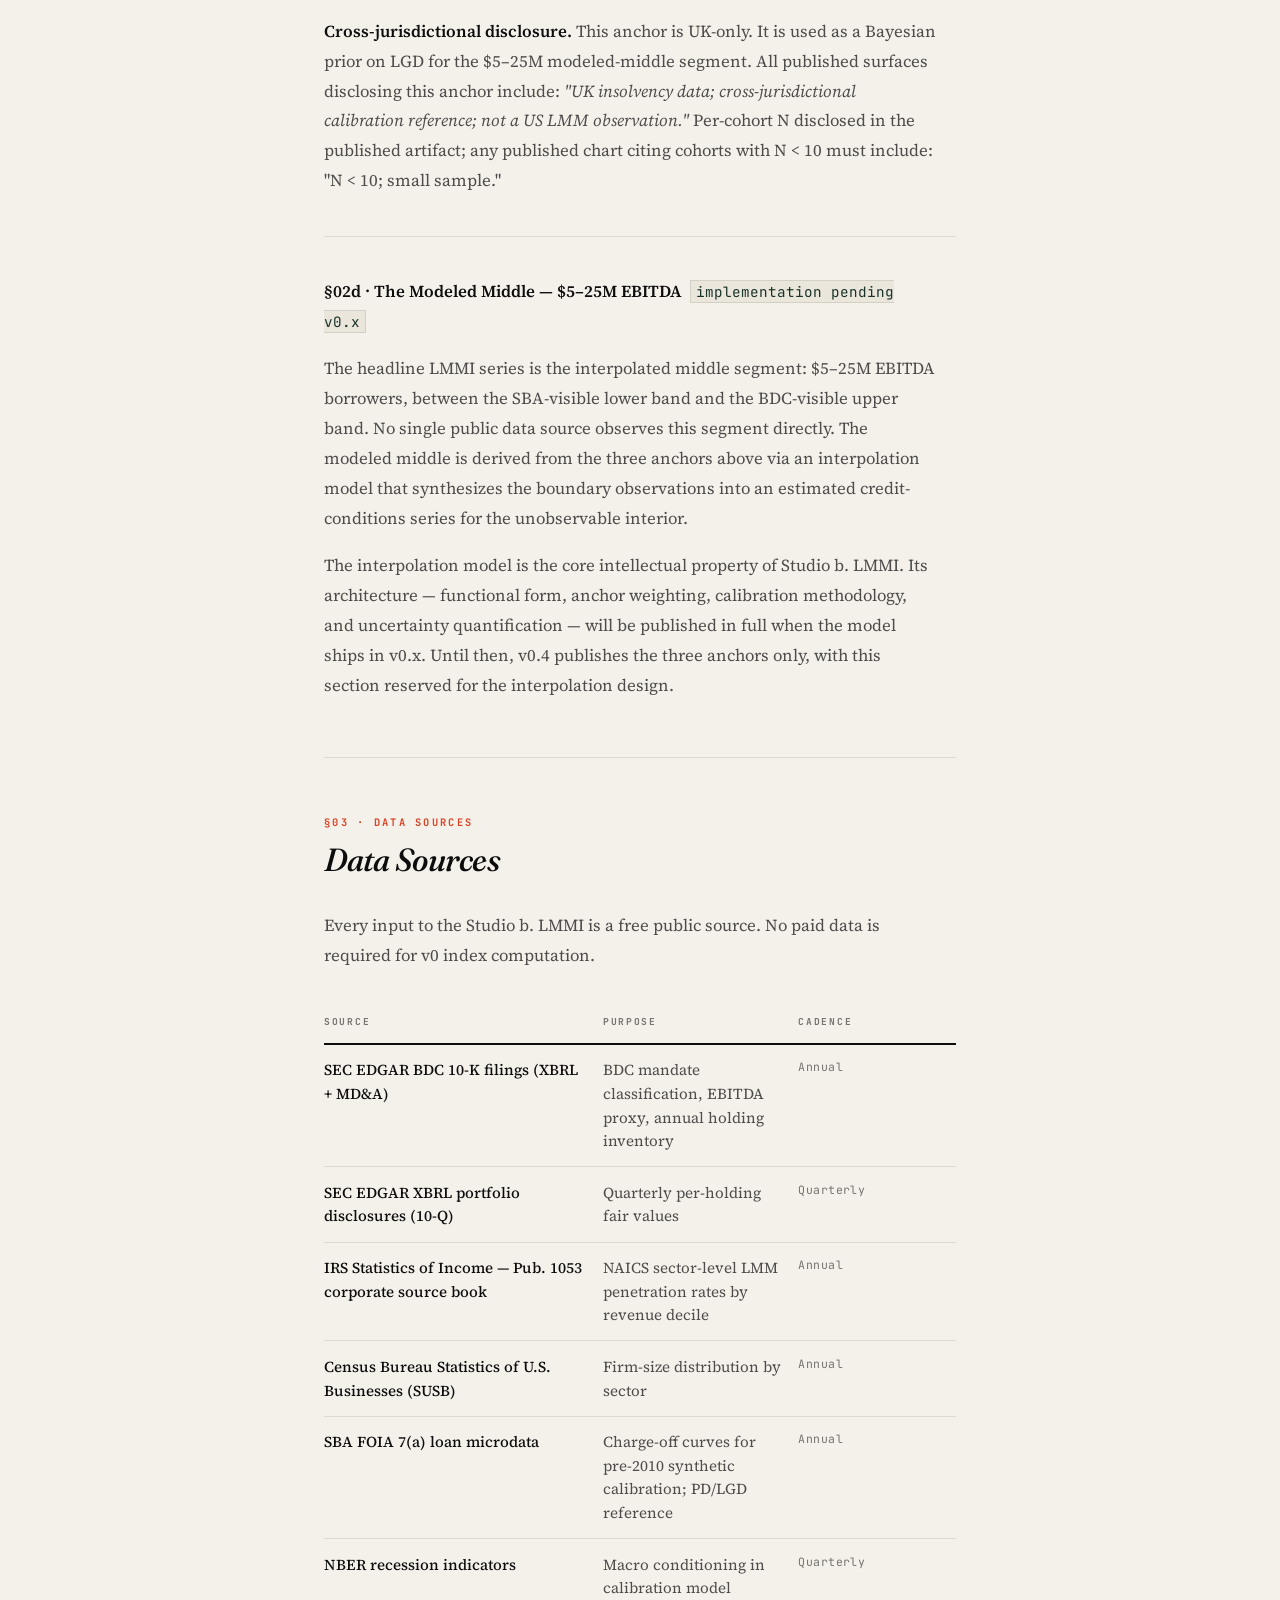
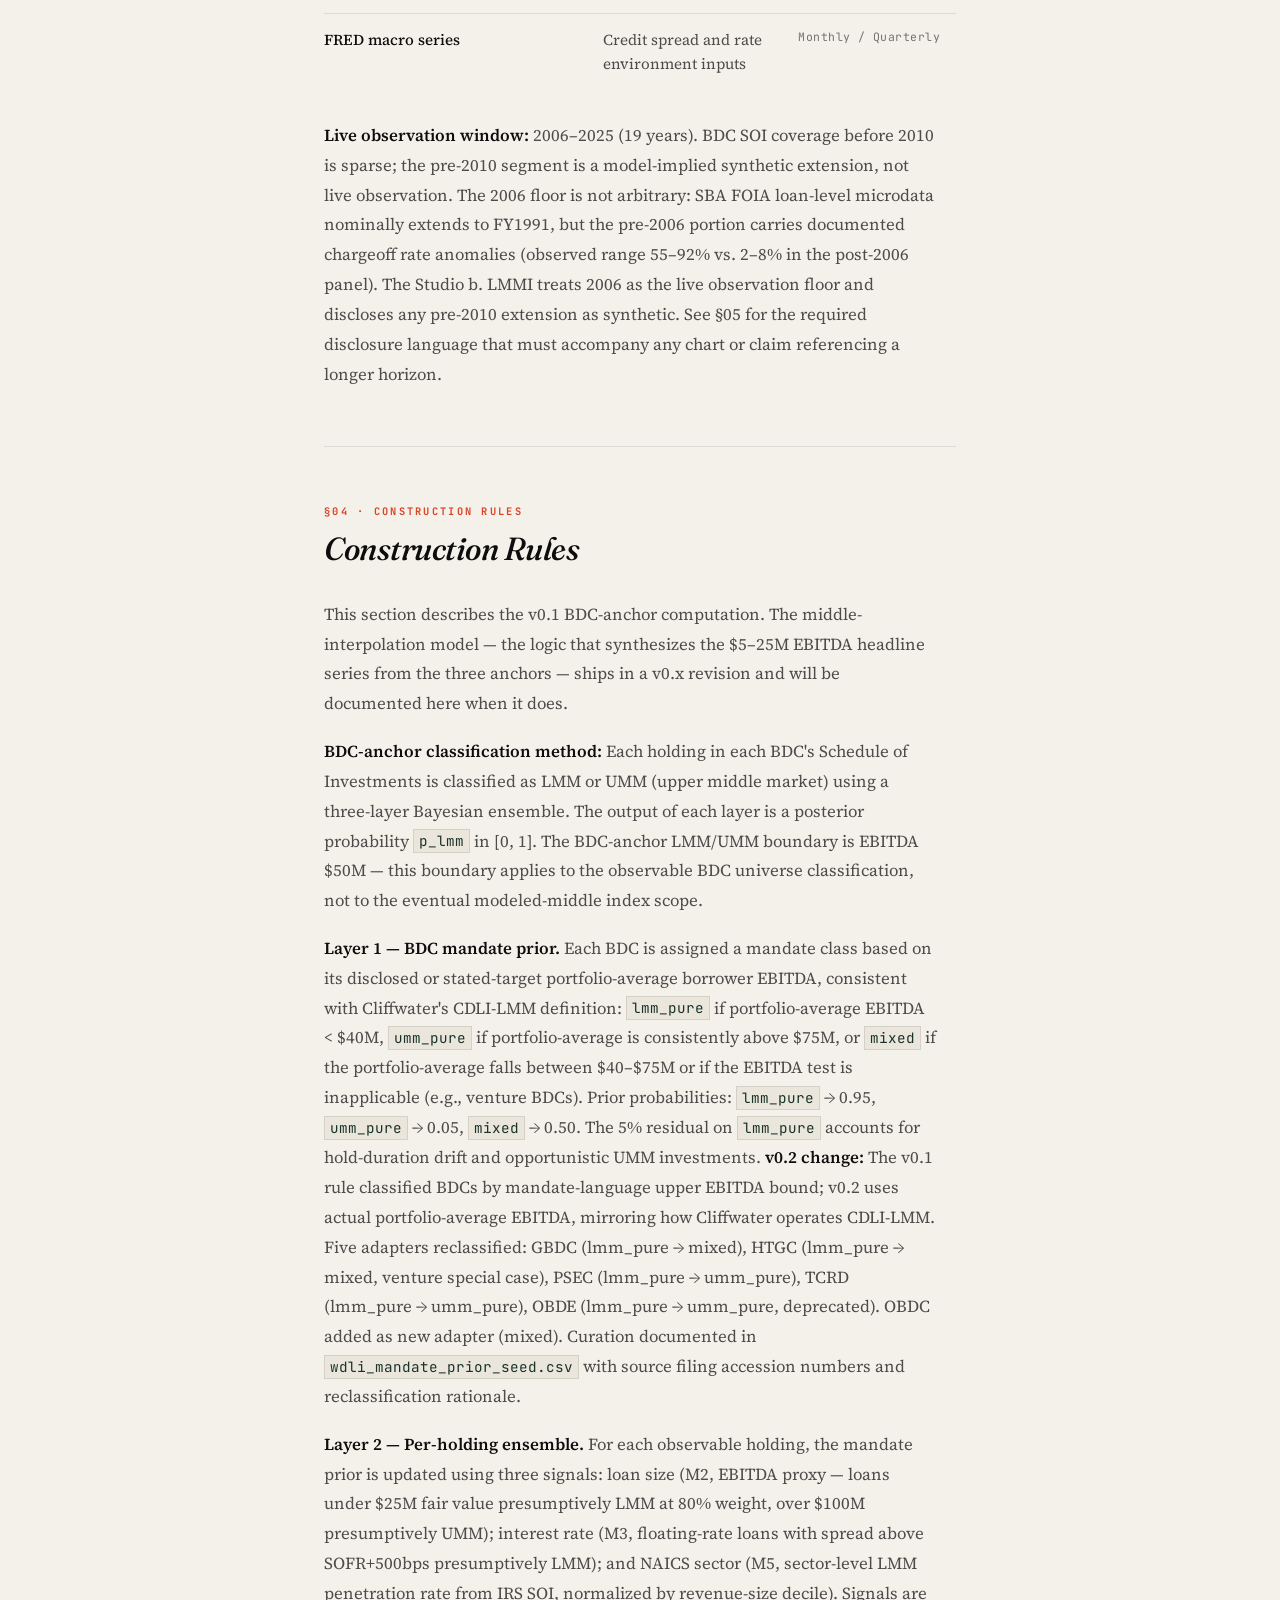
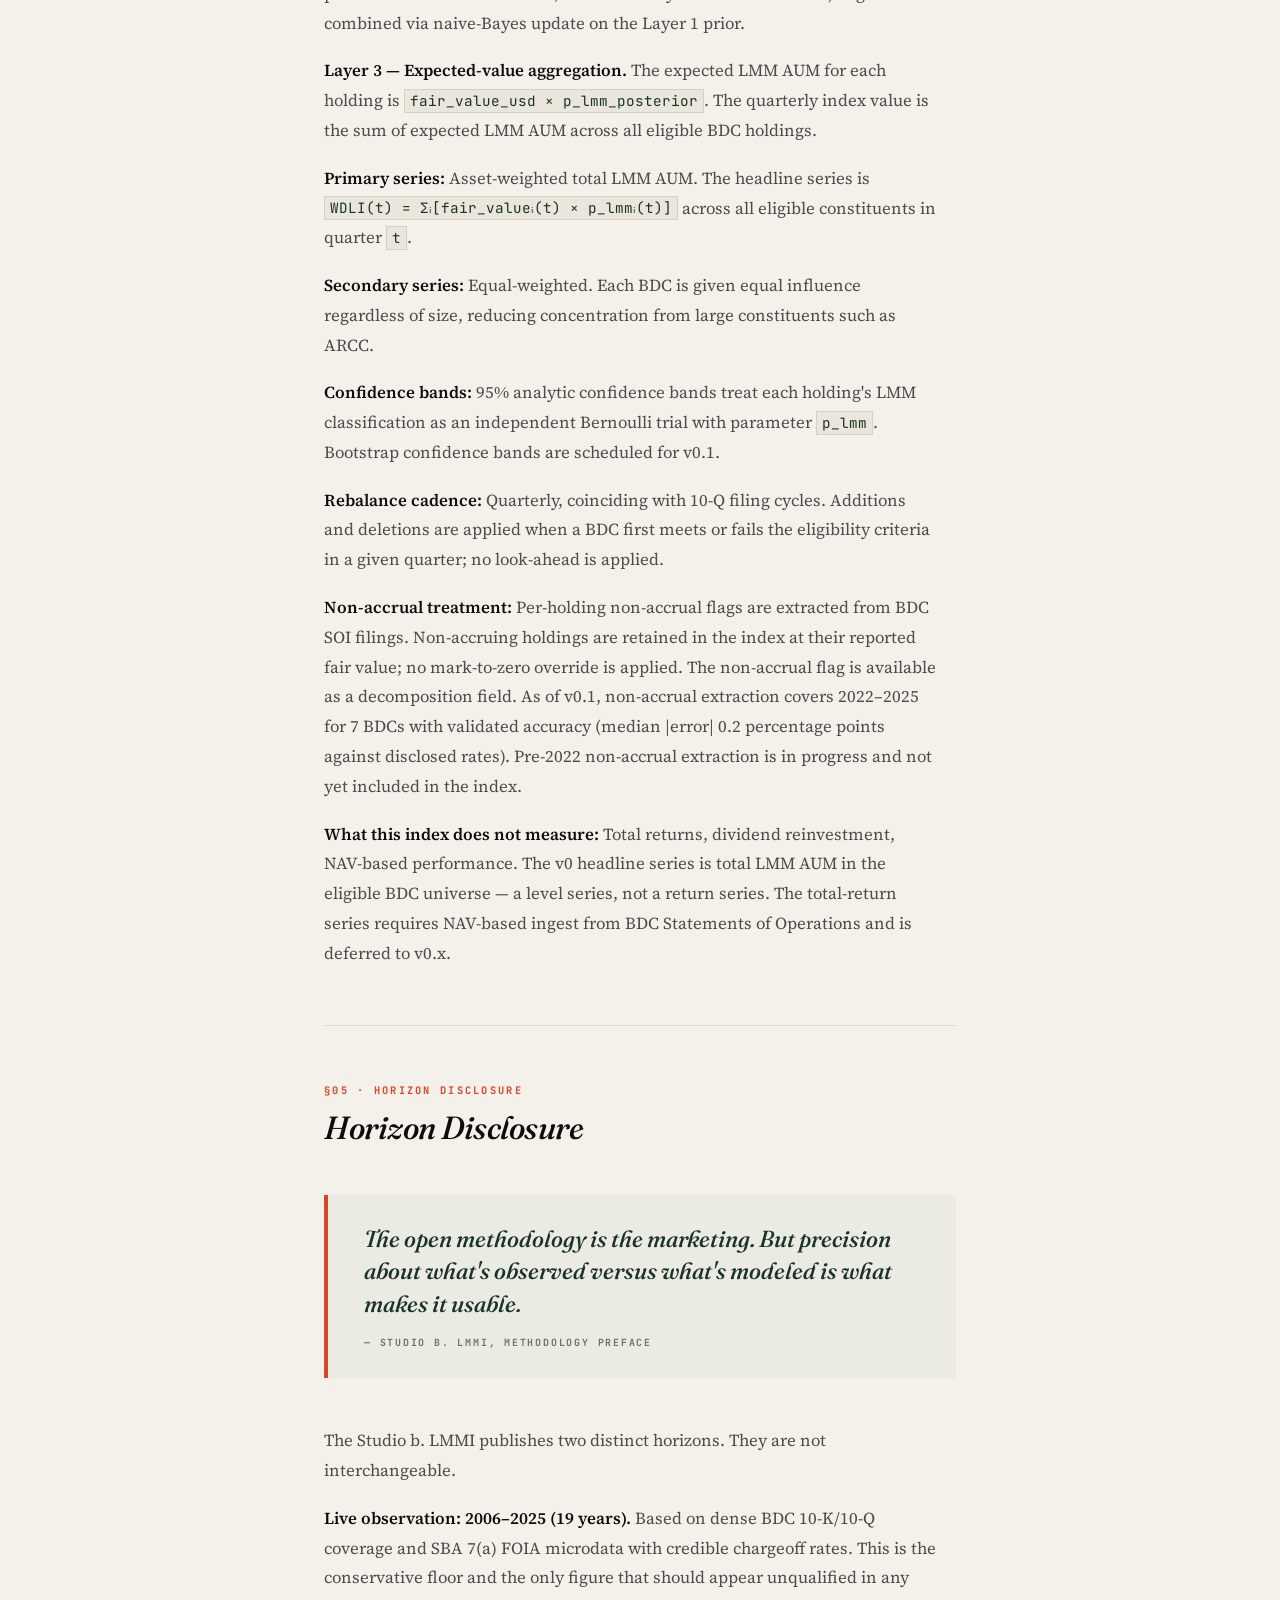
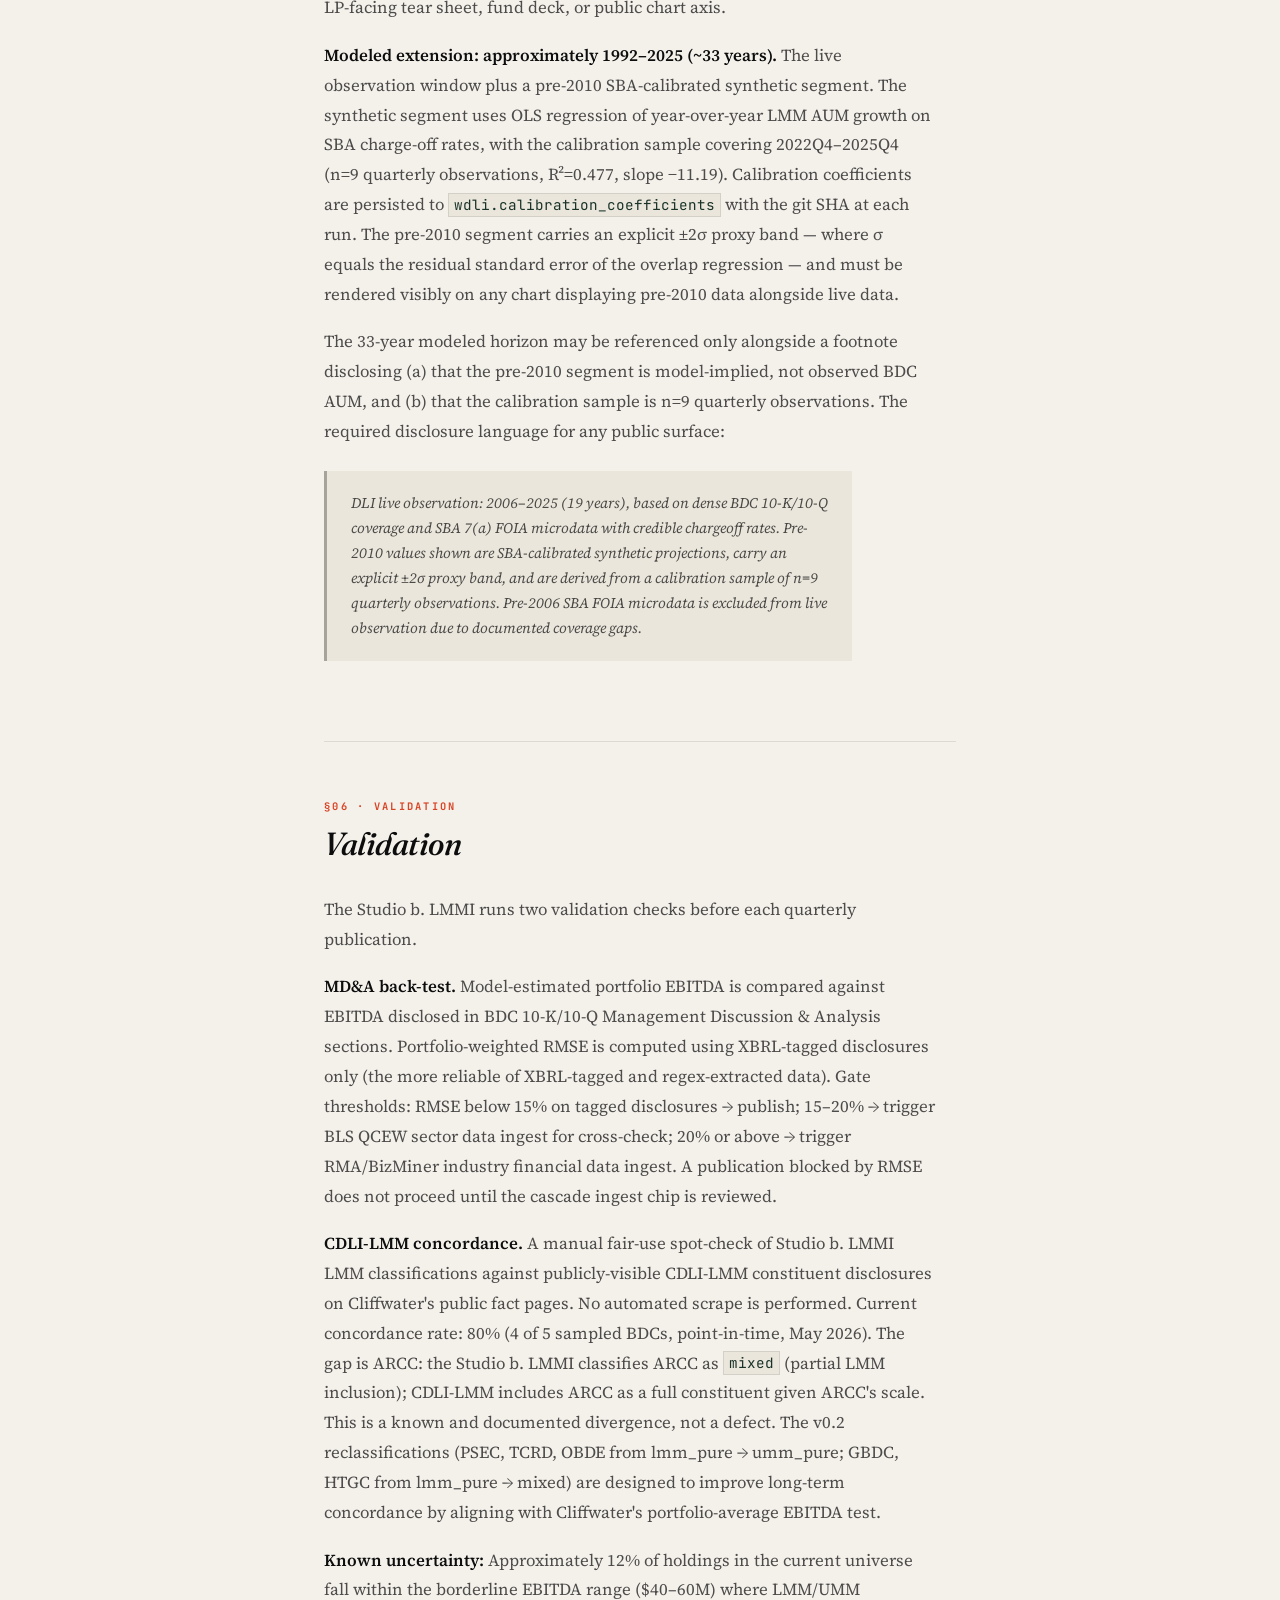
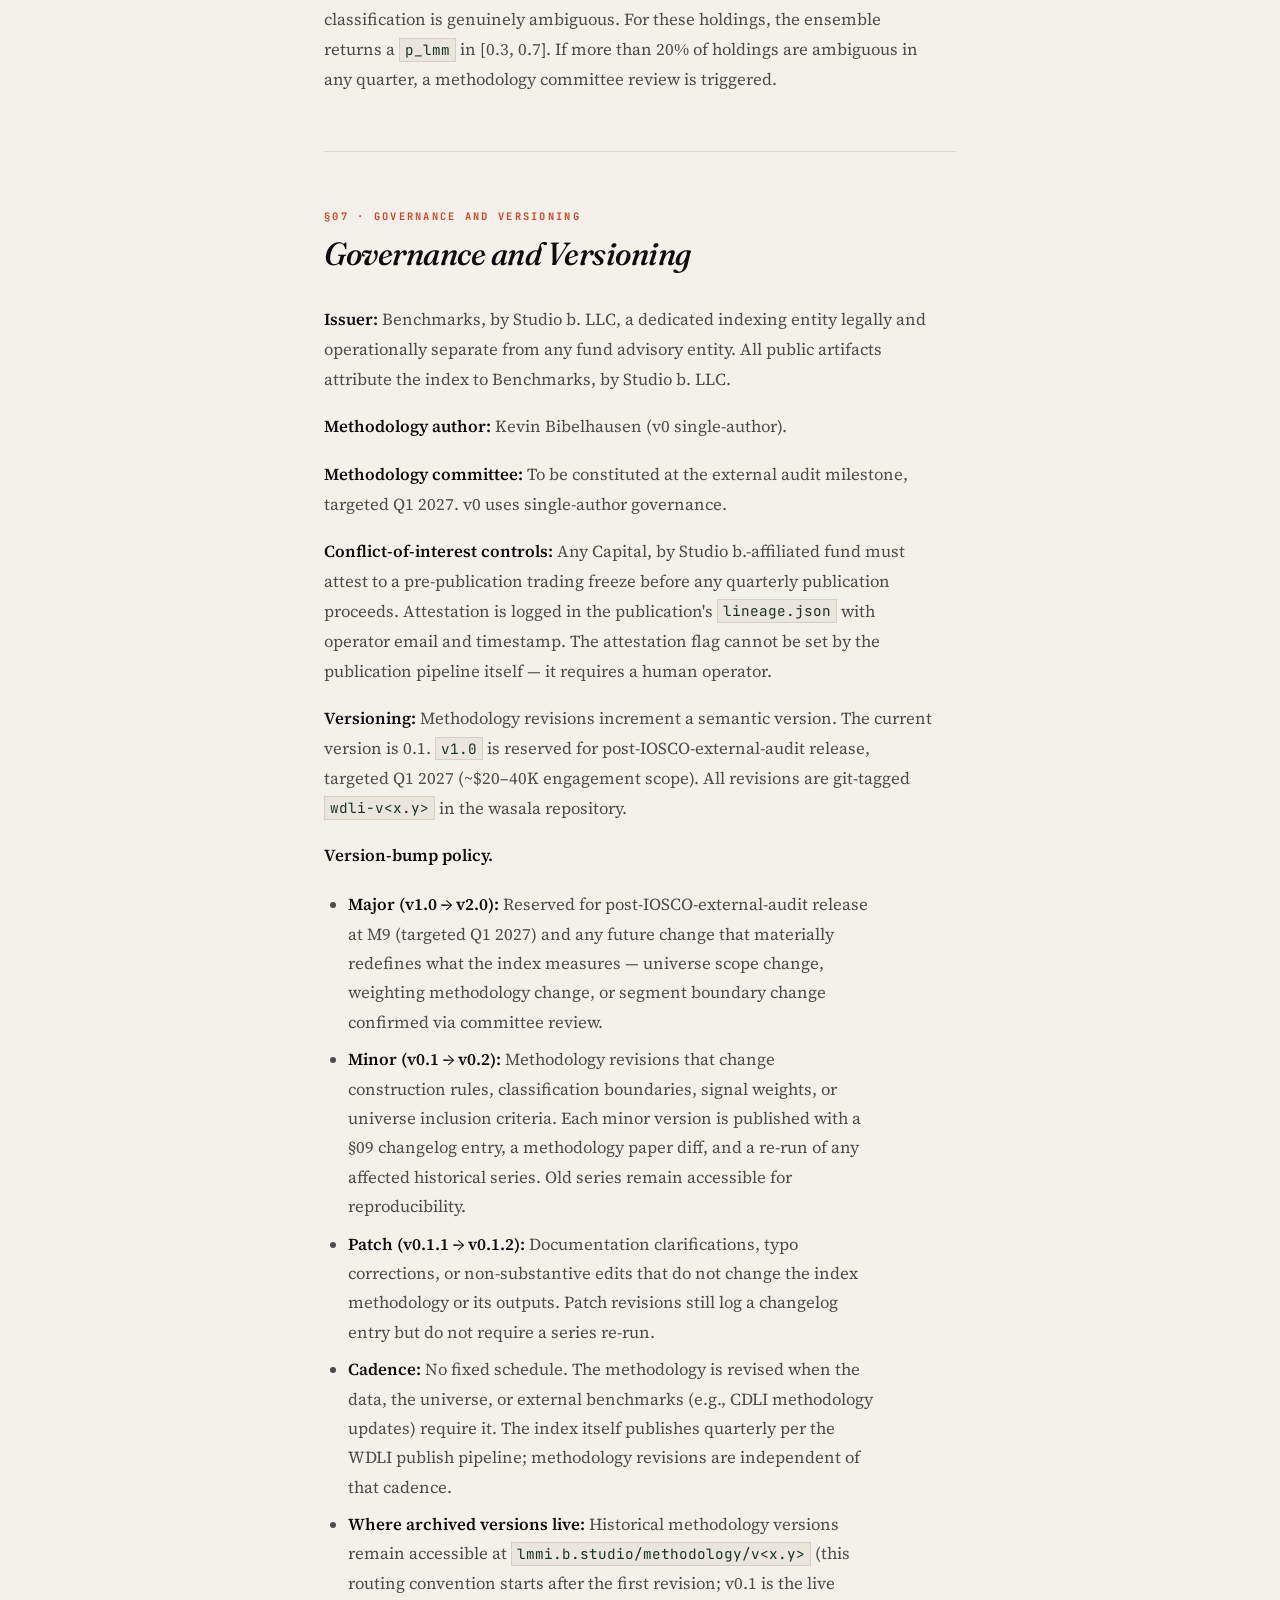
<file: methodology.html>
<!-- BUILD ARTIFACT — source: github.com/kbibelhausen/wasala/blob/main/docs/methodology/lmmi-methodology.md (last sync: 2026-05-06 from commit 64d192e on docs/methodology-v0.5-rate-imputation) -->
<!DOCTYPE html>
<html lang="en">
<head>
  <meta charset="UTF-8">
  <meta name="viewport" content="width=device-width, initial-scale=1.0">
  <title>Methodology — Studio b. LMMI</title>
  <meta name="description" content="Studio b. LMMI methodology v0.5 — open construction rules, multi-anchor architecture (BDC, SBA 7(a), UK Companies House), classification method, validation, governance, and reproducibility for the Lower Middle Market Direct Lending Index.">
  <meta property="og:type" content="article">
  <meta property="og:site_name" content="Studio b. LMMI">
  <meta property="og:title" content="Methodology v0.5 — Studio b. LMMI">
  <meta property="og:description" content="Open construction rules for the Lower Middle Market Direct Lending Index. BDC anchor v0.1 · SBA 7(a) anchor v0.3 · UK Companies House anchor v0.4 · SBA pre-2008 rate imputation v0.5. Published by Benchmarks, by Studio b. LLC.">
  <meta property="og:url" content="https://lmmi.b.studio/methodology">
  <meta name="twitter:card" content="summary_large_image">
  <link rel="preconnect" href="https://fonts.googleapis.com">
  <link rel="preconnect" href="https://fonts.gstatic.com" crossorigin>
  <link href="https://fonts.googleapis.com/css2?family=Fraunces:ital,opsz,wght@0,9..144,500;0,9..144,700;1,9..144,500;1,9..144,700&family=Source+Serif+4:ital,opsz,wght@0,8..60,400;0,8..60,500;0,8..60,600;1,8..60,400&family=JetBrains+Mono:wght@400;500;700&display=swap" rel="stylesheet">
  <link rel="stylesheet" href="/assets/header.css">
  <style>
    *, *::before, *::after { margin: 0; padding: 0; box-sizing: border-box; }

    :root {
      --paper:       #F4F1EB;
      --paper-dk:    #EAE6DC;
      --ink:         #0D0D0D;
      --ink-72:      rgba(13,13,13,0.72);
      --ink-55:      rgba(13,13,13,0.55);
      --ink-30:      rgba(13,13,13,0.30);
      --ink-10:      rgba(13,13,13,0.10);
      --vermillion:  #D94425;
      --forest:      #1A3328;
      --forest-72:   rgba(26,51,40,0.72);
      --stripe-height: 10px;
    }

    html { scroll-behavior: smooth; }
    body {
      background: var(--paper);
      color: var(--ink);
      font-family: 'Source Serif 4', serif;
      min-height: 100vh;
      line-height: 1.7;
    }

    /* Stripe: see /assets/header.css (family-wide binary-accent system) */

    /* ===== MASTHEAD ===== */
    .masthead {
      display: flex;
      align-items: baseline;
      justify-content: space-between;
      padding: 1.5rem 4rem;
      border-bottom: 1px solid var(--ink-10);
    }
    .bmark {
      font-family: 'JetBrains Mono', monospace;
      font-weight: 700;
      font-size: 1.5rem;
      color: var(--ink);
      letter-spacing: -0.04em;
      text-decoration: none;
      line-height: 1;
    }
    .bmark .dot { color: var(--vermillion); }
    .masthead-pubmark {
      font-family: 'JetBrains Mono', monospace;
      font-size: 0.62rem;
      font-weight: 700;
      text-transform: uppercase;
      letter-spacing: 0.2em;
      color: var(--ink-55);
    }
    .masthead-nav {
      display: flex;
      gap: 1.5rem;
      align-items: center;
    }
    .nav-link {
      font-family: 'JetBrains Mono', monospace;
      font-size: 0.58rem;
      font-weight: 700;
      letter-spacing: 0.18em;
      text-transform: uppercase;
      color: var(--ink-55);
      text-decoration: none;
      transition: color 0.12s;
    }
    .nav-link:hover { color: var(--forest); }

    /* ===== ARTICLE LAYOUT ===== */
    .article-wrap {
      max-width: 760px;
      margin: 0 auto;
      padding: 0 4rem;
    }

    /* ===== ARTICLE HEADER ===== */
    .article-header {
      padding: 5rem 0 3.5rem;
      border-bottom: 1px solid var(--ink-10);
    }
    .article-kicker {
      font-family: 'JetBrains Mono', monospace;
      font-size: 0.65rem;
      font-weight: 700;
      text-transform: uppercase;
      letter-spacing: 0.22em;
      color: var(--vermillion);
      margin-bottom: 1.5rem;
    }
    .article-title {
      font-family: 'Fraunces', serif;
      font-weight: 700;
      font-style: normal;
      font-size: clamp(2.4rem, 5vw, 3.75rem);
      line-height: 1.0;
      letter-spacing: -0.025em;
      color: var(--ink);
      margin-bottom: 1.5rem;
      font-variation-settings: "opsz" 144;
    }
    .article-sub {
      font-family: 'Fraunces', serif;
      font-style: italic;
      font-weight: 500;
      font-size: 1.35rem;
      line-height: 1.45;
      color: var(--forest);
      margin-bottom: 2rem;
      font-variation-settings: "opsz" 60;
    }
    .article-meta {
      display: flex;
      gap: 1.5rem;
      flex-wrap: wrap;
      align-items: center;
    }
    .article-meta-item {
      font-family: 'JetBrains Mono', monospace;
      font-size: 0.6rem;
      font-weight: 700;
      text-transform: uppercase;
      letter-spacing: 0.15em;
      color: var(--ink-55);
    }
    .article-meta-item .vm { color: var(--vermillion); }
    .article-meta-sep { color: var(--ink-30); font-family: 'JetBrains Mono', monospace; font-size: 0.6rem; }

    /* ===== ARTICLE INTRO ===== */
    .article-intro {
      padding: 3rem 0 2rem;
      border-bottom: 1px solid var(--ink-10);
    }
    .article-intro p {
      font-size: 1.15rem;
      line-height: 1.75;
      color: var(--ink-72);
      margin-bottom: 1rem;
    }

    /* ===== SECTION STRUCTURE ===== */
    .article-section {
      padding: 3.5rem 0;
      border-bottom: 1px solid var(--ink-10);
    }
    .article-section:last-of-type { border-bottom: none; }

    .sec-eyebrow {
      font-family: 'JetBrains Mono', monospace;
      font-size: 0.65rem;
      font-weight: 700;
      text-transform: uppercase;
      letter-spacing: 0.22em;
      color: var(--vermillion);
      margin-bottom: 0.65rem;
      display: block;
    }
    .article-section h2 {
      font-family: 'Fraunces', serif;
      font-weight: 500;
      font-style: italic;
      font-size: clamp(1.55rem, 3vw, 2rem);
      line-height: 1.15;
      letter-spacing: -0.015em;
      color: var(--ink);
      margin-bottom: 2rem;
      font-variation-settings: "opsz" 60;
    }

    /* ===== BODY COPY ===== */
    .article-section p {
      font-size: 1.05rem;
      line-height: 1.78;
      color: var(--ink-72);
      margin-bottom: 1.1rem;
      max-width: 68ch;
    }
    .article-section p:last-child { margin-bottom: 0; }
    .article-section strong { color: var(--ink); font-weight: 600; }
    .article-section em { font-style: italic; }
    .article-section a {
      color: var(--forest);
      text-decoration: none;
      border-bottom: 1px solid rgba(26,51,40,0.3);
      transition: color 0.12s, border-color 0.12s;
    }
    .article-section a:hover { color: var(--vermillion); border-color: var(--vermillion); }
    .article-section code {
      font-family: 'JetBrains Mono', monospace;
      font-size: 0.85em;
      color: var(--forest);
      background: var(--paper-dk);
      padding: 0.1em 0.35em;
      border: 1px solid var(--ink-10);
    }

    /* ===== LISTS ===== */
    .article-section ol,
    .article-section ul {
      margin: 1.2rem 0 1.2rem 1.5rem;
      max-width: 66ch;
    }
    .article-section li {
      font-size: 1.05rem;
      line-height: 1.75;
      color: var(--ink-72);
      margin-bottom: 0.5rem;
    }

    /* ===== PULL QUOTE ===== */
    blockquote.pull-quote {
      margin: 3rem 0;
      padding: 1.75rem 2rem 1.75rem 2.25rem;
      border-left: 4px solid var(--vermillion);
      background: rgba(26,51,40,0.04);
      font-family: 'Fraunces', serif;
      font-style: italic;
      font-weight: 500;
      font-size: 1.45rem;
      line-height: 1.4;
      color: var(--forest);
      max-width: 62ch;
      font-variation-settings: "opsz" 60;
    }
    blockquote.pull-quote cite {
      display: block;
      margin-top: 1rem;
      font-family: 'JetBrains Mono', monospace;
      font-style: normal;
      font-size: 0.62rem;
      font-weight: 700;
      text-transform: uppercase;
      letter-spacing: 0.18em;
      color: var(--ink-55);
    }

    /* ===== DISCLOSURE BLOCK ===== */
    blockquote.disclosure {
      margin: 1.5rem 0;
      padding: 1.25rem 1.5rem;
      border-left: 3px solid var(--ink-30);
      background: var(--paper-dk);
      font-family: 'Source Serif 4', serif;
      font-style: italic;
      font-size: 0.92rem;
      line-height: 1.7;
      color: var(--ink-72);
      max-width: 66ch;
    }

    /* ===== HR ===== */
    hr.section-rule {
      border: none;
      border-top: 1px solid var(--ink-10);
      margin: 2.5rem 0;
    }

    /* ===== DATA SOURCES TABLE ===== */
    .data-table-wrap {
      overflow-x: auto;
      margin: 2rem 0;
    }
    .data-table {
      width: 100%;
      border-collapse: collapse;
      font-size: 0.95rem;
    }
    .data-table th {
      font-family: 'JetBrains Mono', monospace;
      font-size: 0.6rem;
      font-weight: 700;
      text-transform: uppercase;
      letter-spacing: 0.18em;
      color: var(--ink-55);
      text-align: left;
      padding: 0.75rem 1rem 0.75rem 0;
      border-bottom: 2px solid var(--ink);
    }
    .data-table td {
      font-family: 'Source Serif 4', serif;
      font-size: 0.95rem;
      line-height: 1.55;
      color: var(--ink-72);
      padding: 0.85rem 1rem 0.85rem 0;
      border-bottom: 1px solid var(--ink-10);
      vertical-align: top;
    }
    .data-table tr:last-child td { border-bottom: none; }
    .data-table td:first-child {
      color: var(--ink);
      font-weight: 500;
      min-width: 240px;
    }
    .data-table td:last-child {
      font-family: 'JetBrains Mono', monospace;
      font-size: 0.72rem;
      letter-spacing: 0.04em;
      color: var(--ink-55);
      white-space: nowrap;
    }

    /* ===== ARTICLE FOOTER ===== */
    .article-footer {
      padding: 3.5rem 0 4rem;
      border-top: 1px solid var(--ink-10);
      margin-top: 1rem;
    }
    .article-footer-strip {
      font-family: 'JetBrains Mono', monospace;
      font-size: 0.6rem;
      text-transform: uppercase;
      letter-spacing: 0.18em;
      color: var(--ink-30);
      line-height: 1.8;
    }
    .article-footer-strip .vm { color: var(--vermillion); }
    .article-footer-back {
      display: inline-flex;
      align-items: center;
      gap: 0.5rem;
      margin-top: 1.5rem;
      font-family: 'JetBrains Mono', monospace;
      font-size: 0.62rem;
      font-weight: 700;
      letter-spacing: 0.18em;
      text-transform: uppercase;
      color: var(--forest);
      text-decoration: none;
      border-bottom: 1.5px solid var(--forest);
      padding-bottom: 0.2rem;
      transition: color 0.12s, border-color 0.12s;
    }
    .article-footer-back:hover { color: var(--vermillion); border-color: var(--vermillion); }

    /* ===== PAGE FOOTER ===== */
    .page-footer-strip {
      padding: 1.25rem 4rem 2.5rem;
      display: flex;
      justify-content: space-between;
      align-items: center;
      font-family: 'JetBrains Mono', monospace;
      font-size: 0.52rem;
      letter-spacing: 0.15em;
      text-transform: uppercase;
      color: var(--ink-30);
      border-top: 1px solid var(--ink-10);
    }
    .footer-vm { color: var(--vermillion); }

    /* ===== VERSION BANNER ===== */
    .version-banner {
      background: var(--paper-dk);
      border-bottom: 1px solid var(--ink-10);
      padding: 0.6rem 4rem;
      display: flex;
      align-items: center;
      gap: 0.5rem;
      font-family: 'JetBrains Mono', monospace;
      font-size: 0.58rem;
      font-weight: 700;
      text-transform: uppercase;
      letter-spacing: 0.2em;
      color: var(--ink-55);
    }
    .version-banner .vb-version {
      color: var(--forest);
      font-weight: 700;
    }
    .version-banner .vb-sep { color: var(--ink-30); }
    .version-banner a.vb-link {
      color: var(--forest);
      text-decoration: none;
      border-bottom: 1px solid rgba(26,51,40,0.3);
      transition: color 0.12s, border-color 0.12s;
    }
    .version-banner a.vb-link:hover { color: var(--vermillion); border-color: var(--vermillion); }

    /* ===== CHANGELOG LIST ===== */
    .changelog-version {
      font-family: 'JetBrains Mono', monospace;
      font-size: 0.62rem;
      font-weight: 700;
      text-transform: uppercase;
      letter-spacing: 0.18em;
      color: var(--forest);
      margin: 2rem 0 0.75rem;
    }
    .changelog-version:first-child { margin-top: 0; }

    /* ===== RESPONSIVE ===== */
    @media (max-width: 768px) {
      .masthead { padding: 1rem 1.5rem; flex-direction: column; gap: 0.75rem; }
      .masthead-pubmark { display: none; }
      .masthead-nav { flex-wrap: wrap; gap: 0.85rem; }
      .version-banner { padding: 0.6rem 1.5rem; flex-wrap: wrap; gap: 0.35rem; }
      .article-wrap { padding: 0 1.5rem; }
      .article-header { padding: 3.5rem 0 2.5rem; }
      .article-section { padding: 2.5rem 0; }
      .page-footer-strip { padding: 1rem 1.5rem 2rem; flex-direction: column; gap: 0.5rem; align-items: flex-start; }
    }
  </style>
</head>
<body>

<!-- Caution stripe: forest/paper, 10px, hard corners -->
<div class="stripe"></div>

<!-- Masthead -->
<header class="masthead">
  <a href="https://b.studio/" class="bmark">b<span class="dot">.</span></a>
  <span class="masthead-pubmark">Studio b. LMMI &nbsp;·&nbsp; Lower Middle Market Direct Lending Index</span>
  <nav class="masthead-nav">
    <a href="/" class="nav-link">← Index</a>
    <a href="/#why" class="nav-link">Why</a>
    <a href="/#subscribe" class="nav-link">Subscribe</a>
  </nav>
</header>

<!-- Version banner -->
<div class="version-banner">
  <span>Methodology</span>
  <span class="vb-sep">·</span>
  <span class="vb-version" data-claim="methodology_version">v0.5</span>
  <span class="vb-sep">·</span>
  <span>Last revised 2026-05-06</span>
  <span class="vb-sep">·</span>
  <a href="#s09" class="vb-link">Changelog →</a>
</div>

<!-- Article -->
<div class="article-wrap">

  <header class="article-header">
    <p class="article-kicker">Studio b. LMMI &nbsp;·&nbsp; Open Methodology</p>
    <h1 class="article-title">Methodology</h1>
    <p class="article-sub">Studio b. Lower Middle Market Direct Lending Index</p>
    <div class="article-meta">
      <span class="article-meta-item">Version <span class="vm">·</span> v0.5</span>
      <span class="article-meta-sep">·</span>
      <span class="article-meta-item">Last revised 2026-05-06</span>
      <span class="article-meta-sep">·</span>
      <span class="article-meta-item">Status <span class="vm">·</span> Published</span>
      <span class="article-meta-sep">·</span>
      <span class="article-meta-item">9 sections</span>
    </div>
  </header>

  <!-- Intro paragraph -->
  <div class="article-intro">
    <p>The Studio b. LMMI exists because the benchmarks didn't. Lower middle market direct lending is one of the largest and least-documented corners of private credit. The methodology is open. The construction rules are published here. The quarterly index print and weekly market commentary are free. Detailed data — the full constituent universe, historical CSV, and quarterly DD-grade brief — is subscription-priced for institutional researchers, journalists, and allocators. Verified accredited LPs access the backtester. Three tiers, one methodology, one universe.</p>
  </div>

  <hr class="section-rule">

  <!-- §01 -->
  <section class="article-section" id="s01">
    <span class="sec-eyebrow">§01 · Why the Index Exists</span>
    <h2>Why the Index Exists</h2>

    <p>There is a segment of the U.S. private credit market that no publicly-accessible benchmark has ever measured directly: companies with $5–25M EBITDA — too large for the SBA's small-business programs, too small for Business Development Companies that target the upper lower middle market. This is the segment where Capital, by Studio b. invests, and where Studio b.'s alpha thesis lives. It is also, by any empirical measure, the segment with the fewest credible lenders, the least price discovery, and the most durable spread premium.</p>

    <p>Studio b. LMMI exists to model this segment. It is a <strong>multi-anchor interpolated index</strong>, not a direct-observation index. No single public data source covers the $5–25M EBITDA band. The index synthesizes it from two boundary observations — the SBA 7(a) program (small-end, sub-$5M) and the publicly-registered BDC universe (upper-LMM, $25–100M) — plus a cross-jurisdictional recovery anchor from UK Companies House workout records. The interpolated middle, derived from those anchors, is the headline LMMI series. The model is the product.</p>

    <p><strong>Architecture overview — three anchors, one modeled middle:</strong></p>

    <ol>
      <li><strong>Lower anchor — SBA 7(a) data.</strong> Sub-$5M EBITDA borrowers. Public, free, US-only. Captures the floor of small-end LMM credit, including charge-off curves, sector distribution, and vintage-cohort default behavior. <em>v0.3 — implemented.</em></li>
      <li><strong>Upper anchor — BDC universe.</strong> $25–100M EBITDA borrowers (what BDCs actually lend to). Public, free, US-only. Captures the observable ceiling of LMM direct lending through SEC-registered fund filings. <em>v0.1 — implemented.</em></li>
      <li><strong>Cross-jurisdictional recovery anchor — UK Companies House workouts.</strong> Sample-based, partial coverage. Provides a cross-jurisdictional stress reference for LGD estimation that US-only sources cannot supply. <em>v0.4 — implemented.</em></li>
      <li><strong>The modeled middle — $5–25M EBITDA.</strong> This is the headline LMMI value. Interpolated from the three anchors above. The interpolation model is the core intellectual property of the index; it synthesizes a series that cannot be directly observed in any single public source. <em>Implementation pending v0.x. v0.1 publishes only the BDC anchor — no interpolation yet.</em></li>
    </ol>

    <p><strong>What this version delivers.</strong> v0.4 implements the BDC upper anchor (v0.1), the SBA 7(a) lower anchor (v0.3), and the UK Companies House recovery anchor (v0.4). The complete multi-anchor index, with the $5–25M modeled middle as its headline series, ships in a v0.x revision as the interpolation model is developed.</p>

    <p><strong>The model and the fund.</strong> The Studio b. LMMI is not a passive observation index. It is the live methodology that underwrites Studio b.'s investment strategy in the same segment. The methodology is open because the decision logic has to be auditable: every version of the model is published, every revision is changelogged, every material change is footnoted. Verified accredited investors access a backtester that runs the same model — they apply their own assumptions to historical outputs and see what the strategy would have returned. The model evolves; the strategy retunes; the backtester reflects the current state. The methodology is the marketing because it is the strategy.</p>

    <p><strong>On CDLI-LMM.</strong> The Cliffwater Direct Lending Index Lower Middle Market is the institutional benchmark for the BDC-observable segment. CDLI-LMM observes what BDCs disclose, full stop — it is a direct-observation index of the upper LMM band, and a rigorous one. Studio b. LMMI uses CDLI-LMM as a reference input to the upper anchor, not as a competitor. They are different products: CDLI-LMM observes the BDC universe; Studio b. LMMI models the segment below it. Concordance with CDLI-LMM (currently 80% on the BDC-anchor classification, see §06) validates the anchor's accuracy.</p>

    <p><strong>On openness.</strong> The methodology is open. Every version publishes its construction rules, weighting math, calibration scope, and data lineage on this page. The index evolves transparently in public: each version adds anchors, refines the model, and documents what changed and why. The open methodology is how the index earns the right to be used in LP diligence and fund comparison.</p>
  </section>

  <!-- §02 -->
  <section class="article-section" id="s02">
    <span class="sec-eyebrow">§02 · Universe Construction</span>
    <h2>Universe Construction</h2>

    <p>Studio b. LMMI is built from multiple data anchors, each covering a distinct segment of the LMM credit market. v0.1 implements the BDC anchor; v0.3 adds the SBA 7(a) lower anchor; v0.4 adds the UK Companies House recovery anchor. The interpolation model that synthesizes all three into the headline LMMI series is pending v0.x.</p>

    <hr class="section-rule">

    <p><strong>§02a · BDC Anchor — Upper Band ($25–100M EBITDA)</strong> &nbsp;<code>v0.1 — implemented</code></p>

    <p>The BDC anchor consists of Business Development Companies registered under §54 of the Investment Company Act of 1940 that file Schedules of Investments with the SEC via 10-K and 10-Q filings.</p>

    <p><strong>Eligibility criteria for a given quarter:</strong></p>

    <ol>
      <li>BDC election active, confirmed via 10-K or 10-Q filing</li>
      <li>Fair-value schedule of investments parseable from the filing (XBRL-tagged or structured text extraction)</li>
      <li>Total fair-value AUM of at least $100 million in the quarter</li>
      <li>Filing available within T+90 days of quarter-end (the Studio b. LMMI publication window)</li>
      <li>LMM portfolio concentration ≥ 60% (per-holding LMM concentration gate, computed via the three-layer Bayesian ensemble)</li>
    </ol>

    <p>Eligibility is computed per quarter. A BDC that misses a quarter due to filing delay is excluded for that quarter; no interpolation is applied.</p>

    <p><strong>v0.2 change:</strong> The 80% senior-secured floor (v0.1 criterion) has been removed. No CDLI-LMM equivalent gate exists; the v0.1 floor excluded OBDC at 79.3% in Q4 2025 (0.7pp boundary effect), producing an approximately 485 bps artifact in the Q4 2025 asset-weighted spread. Removing the floor restores OBDC to the eligible universe for Q4 2025.</p>

    <p><strong>Current universe (v0.2):</strong> <span data-claim="bdc_universe_count">10</span> primary adapters — ARCC, GBDC, MAIN, PSEC, FSK, HTGC, PRSP, TCRD, BXSL, OBDC — covering approximately <span data-claim="bdc_universe_aum_coverage">85%</span> of public BDC AUM by fair value. OBDE (merged into OBDC 2025-01-13) is retained as a deprecated historical adapter. Full universe expansion to 30+ BDCs is planned for v0.x. Adapters, mandate classifications, and source filing accession numbers are documented in the <code>wdli_mandate_prior_seed.csv</code> curation file.</p>

    <p><strong>What the BDC anchor does not include:</strong> private BDCs, insurance-company-affiliated direct lenders, CLOs, separately managed accounts, or any fund not subject to SEC filing requirements. The BDC anchor represents the observable upper band of LMM direct lending — it is not a claim about total LMM credit activity.</p>

    <hr class="section-rule">

    <p><strong>§02b · SBA 7(a) Anchor — Lower Band (sub-$5M EBITDA)</strong> &nbsp;<code>v0.3 — implemented</code></p>

    <p>The SBA 7(a) FOIA loan microdata provides the lower boundary observation for the LMMI model. It captures the floor of US small-business credit: origination volume, charge-off curves, sector distribution, and vintage-cohort default behavior for companies well below the BDC universe's borrower profile. The SBA anchor serves two roles in the eventual interpolation model: (1) constraining the lower terminus of the $5–25M modeled-middle series, and (2) providing the pre-2010 synthetic calibration signal used in the horizon extension (§05).</p>

    <p><strong>EBITDA proxy.</strong> SBA 7(a) loans are sized by loan amount, not EBITDA. The sub-$5M EBITDA classification is an inferred proxy based on loan size — loans at or below $5M loan amount presumptively serve companies with sub-$5M EBITDA. This is a documented inference, not a direct EBITDA measurement.</p>

    <p><strong>Two published series.</strong> The SBA anchor publishes two series per quarter, mirroring the BDC anchor's structure: <em>asset-weighted</em> (each loan weighted by origination amount) and <em>equal-weighted</em> (each loan weighted equally, more stable across loan-size mix changes).</p>

    <p><strong>Observation window: <span data-claim="sba_anchor_period_range">2010-Q1 through current</span>.</strong> The <code>implied_spread_bps</code> column is populated from 2010-Q1 onward. Pre-2010 rows have NULL <code>implied_spread_bps</code> per source-CSV limitation — FY2009 is ~89% populated; FY1992–FY2008 are 0–11% populated (structural SBA FOIA gap). See §02b-i for the rate imputation method that addresses the pre-2008 gap.</p>

    <p><strong>Implied spread benchmark.</strong> Computed as origination interest rate minus the WSJ US Prime Rate (FRED series <code>PRIME</code>) averaged over the calendar quarter of origination. Prime is used throughout the observation window (rather than switching to SOFR post-2018) to maintain a consistent benchmark series.</p>

    <p><strong>Pre-2010 calibration unchanged.</strong> The SBA calibration regression in the horizon extension (§05) — OLS of year-over-year LMM AUM growth on SBA charge-off rates — is unchanged by v0.3. The v0.3 anchor is an additive, parallel series. It does not replace or modify the calibration logic.</p>

    <hr class="section-rule">

    <p><strong>§02b-i · SBA Pre-2008 Interest Rate Imputation</strong> &nbsp;<code>v0.5 — implemented</code></p>

    <p>The SBA 7(a) FOIA historical archive files for FY1991–FY2007 leave the <code>initialinterestrate</code> field entirely empty — a structural gap in the source disclosure. FY2008 is ~10.9% populated; FY2009 is ~95.8% populated; FY2010 onward is 100% populated. Without imputation, the <code>implied_spread_bps</code> column in the SBA anchor is NULL for all pre-2008 rows.</p>

    <p><strong>Formula.</strong> Imputed rate = FRED PRIME (WSJ US Prime Rate, FRED series <code>PRIME</code>, forward-filled to origination month) + 2.75 pp constant spread.</p>

    <p><strong>Spread source.</strong> The 2.75 pp spread is the statutory maximum variable-rate spread for SBA 7(a) loans with terms greater than seven years (SBA 13 CFR 120.214). Calibrated as the empirical median spread for FY2008–FY2010 actuals — the earliest vintages with dense observed rates. Validation:</p>

    <ul>
      <li>FY2008 (partial, ~10.9% observed, n=6,271): median |error| = 100 bps (≤ 100 bps gate ✓, at boundary)</li>
      <li>FY2009 (dense, ~95.8% observed, n=42,753): median |error| = 50 bps (&lt; 75 bps gate ✓)</li>
    </ul>

    <p><strong>Coverage.</strong> Applied to all FY1991–FY2007 SBA 7(a) loans (1.04M rows with NULL <code>initial_interest_rate</code>). The 504 program carries no reported rates at any vintage; all 504 rows receive <code>imputation_method = 'unknown'</code>.</p>

    <p><strong>Confidence flag.</strong> Two columns added to <code>panel.loan_dim</code>: <code>initial_interest_rate_imputed</code> (observed where available, imputed otherwise) and <code>initial_interest_rate_imputation_method</code> ∈ {<code>observed</code>, <code>fred_prime_spread</code>, <code>forward_fill</code>, <code>unknown</code>}. Downstream consumers must check this flag before treating imputed rates as observed. The constant-spread assumption does not preserve observed spread variance — the imputed series is a centrist estimate under statutory constraints, not a distributional reconstruction. Required disclosure for any analysis citing pre-2008 SBA rates: <em>"Pre-2008 SBA 7(a) interest rates are model-imputed (FRED PRIME + 2.75 pp constant spread), not observed. See methodology §02b-i."</em></p>

    <p><strong>Horizon disclosure alignment.</strong> Imputed rates extend rate-based computations within the SBA anchor's existing observation window. They do not extend the index horizon beyond the 2006 live observation floor in §05, which is unchanged.</p>

    <hr class="section-rule">

    <p><strong>§02c · UK Companies House Recovery Anchor</strong> &nbsp;<code>v0.4 — implemented</code></p>

    <p>UK Companies House administration and liquidation records provide a cross-jurisdictional stress reference for LGD estimation. US-only public sources (BDC filings, SBA data) cannot supply a direct LGD observation for the $5–25M EBITDA segment; the Companies House workout database — covering a structurally comparable small-to-mid-market lending segment in a jurisdiction with robust filing requirements — provides a partial but useful cross-check.</p>

    <p><strong>What this anchor measures.</strong> Vintage-cohort recovery curves: for each year of insolvency inception, the fraction of registered secured charges against the company that were ultimately satisfied after the insolvency event. Charge satisfaction is used as a binary proxy for recovery — 1 minus the recovery rate approximates LGD. The anchor does not measure direct recovery distributions or administrator payment amounts.</p>

    <p><strong>Size band filter.</strong> Companies House does not report EBITDA. The proxy for the £5–25M EBITDA-equivalent band is the maximum registered charge amount per company: companies with maximum charges between £2M and £50M GBP are classified as "size_filtered." Both "size_filtered" and "all_sizes" bands are published. 86% of companies have null charge amounts and are retained in "all_sizes" only.</p>

    <p><strong>Sample coverage.</strong> <span data-claim="ch_insolvency_corpus">4,442</span> distinct UK companies with a confirmed insolvency event in the Companies House charges register, spanning 1986–2026. Annual vintage cohorts from 2018 onward have adequate sample sizes (n ≥ 10 per year) for calibration use. Pre-2018 cohorts are published but flagged as "small_sample" where n &lt; 10. LGD reference range: blended all_sizes recovery rate for 2018–2022 vintage cohorts falls within the UK Insolvency Service published range of 20–60 pence per pound.</p>

    <p><strong>Cross-jurisdictional disclosure.</strong> This anchor is UK-only. It is used as a Bayesian prior on LGD for the $5–25M modeled-middle segment. All published surfaces disclosing this anchor include: <em>"UK insolvency data; cross-jurisdictional calibration reference; not a US LMM observation."</em> Per-cohort N disclosed in the published artifact; any published chart citing cohorts with N &lt; 10 must include: "N &lt; 10; small sample."</p>

    <hr class="section-rule">

    <p><strong>§02d · The Modeled Middle — $5–25M EBITDA</strong> &nbsp;<code>implementation pending v0.x</code></p>

    <p>The headline LMMI series is the interpolated middle segment: $5–25M EBITDA borrowers, between the SBA-visible lower band and the BDC-visible upper band. No single public data source observes this segment directly. The modeled middle is derived from the three anchors above via an interpolation model that synthesizes the boundary observations into an estimated credit-conditions series for the unobservable interior.</p>

    <p>The interpolation model is the core intellectual property of Studio b. LMMI. Its architecture — functional form, anchor weighting, calibration methodology, and uncertainty quantification — will be published in full when the model ships in v0.x. Until then, v0.4 publishes the three anchors only, with this section reserved for the interpolation design.</p>
  </section>

  <!-- §03 -->
  <section class="article-section" id="s03">
    <span class="sec-eyebrow">§03 · Data Sources</span>
    <h2>Data Sources</h2>

    <p>Every input to the Studio b. LMMI is a free public source. No paid data is required for v0 index computation.</p>

    <div class="data-table-wrap">
      <table class="data-table">
        <thead>
          <tr>
            <th>Source</th>
            <th>Purpose</th>
            <th>Cadence</th>
          </tr>
        </thead>
        <tbody>
          <tr>
            <td>SEC EDGAR BDC 10-K filings (XBRL + MD&amp;A)</td>
            <td>BDC mandate classification, EBITDA proxy, annual holding inventory</td>
            <td>Annual</td>
          </tr>
          <tr>
            <td>SEC EDGAR XBRL portfolio disclosures (10-Q)</td>
            <td>Quarterly per-holding fair values</td>
            <td>Quarterly</td>
          </tr>
          <tr>
            <td>IRS Statistics of Income — Pub. 1053 corporate source book</td>
            <td>NAICS sector-level LMM penetration rates by revenue decile</td>
            <td>Annual</td>
          </tr>
          <tr>
            <td>Census Bureau Statistics of U.S. Businesses (SUSB)</td>
            <td>Firm-size distribution by sector</td>
            <td>Annual</td>
          </tr>
          <tr>
            <td>SBA FOIA 7(a) loan microdata</td>
            <td>Charge-off curves for pre-2010 synthetic calibration; PD/LGD reference</td>
            <td>Annual</td>
          </tr>
          <tr>
            <td>NBER recession indicators</td>
            <td>Macro conditioning in calibration model</td>
            <td>Quarterly</td>
          </tr>
          <tr>
            <td>FRED macro series</td>
            <td>Credit spread and rate environment inputs</td>
            <td>Monthly / Quarterly</td>
          </tr>
        </tbody>
      </table>
    </div>

    <p><strong>Live observation window:</strong> 2006–2025 (19 years). BDC SOI coverage before 2010 is sparse; the pre-2010 segment is a model-implied synthetic extension, not live observation. The 2006 floor is not arbitrary: SBA FOIA loan-level microdata nominally extends to FY1991, but the pre-2006 portion carries documented chargeoff rate anomalies (observed range 55–92% vs. 2–8% in the post-2006 panel). The Studio b. LMMI treats 2006 as the live observation floor and discloses any pre-2010 extension as synthetic. See §05 for the required disclosure language that must accompany any chart or claim referencing a longer horizon.</p>
  </section>

  <!-- §04 -->
  <section class="article-section" id="s04">
    <span class="sec-eyebrow">§04 · Construction Rules</span>
    <h2>Construction Rules</h2>

    <p>This section describes the v0.1 BDC-anchor computation. The middle-interpolation model — the logic that synthesizes the $5–25M EBITDA headline series from the three anchors — ships in a v0.x revision and will be documented here when it does.</p>

    <p><strong>BDC-anchor classification method:</strong> Each holding in each BDC's Schedule of Investments is classified as LMM or UMM (upper middle market) using a three-layer Bayesian ensemble. The output of each layer is a posterior probability <code>p_lmm</code> in [0, 1]. The BDC-anchor LMM/UMM boundary is EBITDA $50M — this boundary applies to the observable BDC universe classification, not to the eventual modeled-middle index scope.</p>

    <p><strong>Layer 1 — BDC mandate prior.</strong> Each BDC is assigned a mandate class based on its disclosed or stated-target portfolio-average borrower EBITDA, consistent with Cliffwater's CDLI-LMM definition: <code>lmm_pure</code> if portfolio-average EBITDA &lt; $40M, <code>umm_pure</code> if portfolio-average is consistently above $75M, or <code>mixed</code> if the portfolio-average falls between $40–$75M or if the EBITDA test is inapplicable (e.g., venture BDCs). Prior probabilities: <code>lmm_pure</code> → 0.95, <code>umm_pure</code> → 0.05, <code>mixed</code> → 0.50. The 5% residual on <code>lmm_pure</code> accounts for hold-duration drift and opportunistic UMM investments. <strong>v0.2 change:</strong> The v0.1 rule classified BDCs by mandate-language upper EBITDA bound; v0.2 uses actual portfolio-average EBITDA, mirroring how Cliffwater operates CDLI-LMM. Five adapters reclassified: GBDC (lmm_pure → mixed), HTGC (lmm_pure → mixed, venture special case), PSEC (lmm_pure → umm_pure), TCRD (lmm_pure → umm_pure), OBDE (lmm_pure → umm_pure, deprecated). OBDC added as new adapter (mixed). Curation documented in <code>wdli_mandate_prior_seed.csv</code> with source filing accession numbers and reclassification rationale.</p>

    <p><strong>Layer 2 — Per-holding ensemble.</strong> For each observable holding, the mandate prior is updated using three signals: loan size (M2, EBITDA proxy — loans under $25M fair value presumptively LMM at 80% weight, over $100M presumptively UMM); interest rate (M3, floating-rate loans with spread above SOFR+500bps presumptively LMM); and NAICS sector (M5, sector-level LMM penetration rate from IRS SOI, normalized by revenue-size decile). Signals are combined via naive-Bayes update on the Layer 1 prior.</p>

    <p><strong>Layer 3 — Expected-value aggregation.</strong> The expected LMM AUM for each holding is <code>fair_value_usd × p_lmm_posterior</code>. The quarterly index value is the sum of expected LMM AUM across all eligible BDC holdings.</p>

    <p><strong>Primary series:</strong> Asset-weighted total LMM AUM. The headline series is <code>WDLI(t) = Σᵢ[fair_valueᵢ(t) × p_lmmᵢ(t)]</code> across all eligible constituents in quarter <code>t</code>.</p>

    <p><strong>Secondary series:</strong> Equal-weighted. Each BDC is given equal influence regardless of size, reducing concentration from large constituents such as ARCC.</p>

    <p><strong>Confidence bands:</strong> 95% analytic confidence bands treat each holding's LMM classification as an independent Bernoulli trial with parameter <code>p_lmm</code>. Bootstrap confidence bands are scheduled for v0.1.</p>

    <p><strong>Rebalance cadence:</strong> Quarterly, coinciding with 10-Q filing cycles. Additions and deletions are applied when a BDC first meets or fails the eligibility criteria in a given quarter; no look-ahead is applied.</p>

    <p><strong>Non-accrual treatment:</strong> Per-holding non-accrual flags are extracted from BDC SOI filings. Non-accruing holdings are retained in the index at their reported fair value; no mark-to-zero override is applied. The non-accrual flag is available as a decomposition field. As of v0.1, non-accrual extraction covers 2022–2025 for 7 BDCs with validated accuracy (median |error| 0.2 percentage points against disclosed rates). Pre-2022 non-accrual extraction is in progress and not yet included in the index.</p>

    <p><strong>What this index does not measure:</strong> Total returns, dividend reinvestment, NAV-based performance. The v0 headline series is total LMM AUM in the eligible BDC universe — a level series, not a return series. The total-return series requires NAV-based ingest from BDC Statements of Operations and is deferred to v0.x.</p>
  </section>

  <!-- §05 -->
  <section class="article-section" id="s05">
    <span class="sec-eyebrow">§05 · Horizon Disclosure</span>
    <h2>Horizon Disclosure</h2>

    <blockquote class="pull-quote">
      The open methodology is the marketing. But precision about what's observed versus what's modeled is what makes it usable.
      <cite>— Studio b. LMMI, methodology preface</cite>
    </blockquote>

    <p>The Studio b. LMMI publishes two distinct horizons. They are not interchangeable.</p>

    <p><strong>Live observation: 2006–2025 (19 years).</strong> Based on dense BDC 10-K/10-Q coverage and SBA 7(a) FOIA microdata with credible chargeoff rates. This is the conservative floor and the only figure that should appear unqualified in any LP-facing tear sheet, fund deck, or public chart axis.</p>

    <p><strong>Modeled extension: approximately 1992–2025 (~33 years).</strong> The live observation window plus a pre-2010 SBA-calibrated synthetic segment. The synthetic segment uses OLS regression of year-over-year LMM AUM growth on SBA charge-off rates, with the calibration sample covering 2022Q4–2025Q4 (n=9 quarterly observations, R²=<span data-claim="calibration_r2">0.477</span>, slope −11.19). Calibration coefficients are persisted to <code>wdli.calibration_coefficients</code> with the git SHA at each run. The pre-2010 segment carries an explicit ±2σ proxy band — where σ equals the residual standard error of the overlap regression — and must be rendered visibly on any chart displaying pre-2010 data alongside live data.</p>

    <p>The 33-year modeled horizon may be referenced only alongside a footnote disclosing (a) that the pre-2010 segment is model-implied, not observed BDC AUM, and (b) that the calibration sample is n=9 quarterly observations. The required disclosure language for any public surface:</p>

    <blockquote class="disclosure">
      DLI live observation: 2006–2025 (19 years), based on dense BDC 10-K/10-Q coverage and SBA 7(a) FOIA microdata with credible chargeoff rates. Pre-2010 values shown are SBA-calibrated synthetic projections, carry an explicit ±2σ proxy band, and are derived from a calibration sample of n=9 quarterly observations. Pre-2006 SBA FOIA microdata is excluded from live observation due to documented coverage gaps.
    </blockquote>
  </section>

  <!-- §06 -->
  <section class="article-section" id="s06">
    <span class="sec-eyebrow">§06 · Validation</span>
    <h2>Validation</h2>

    <p>The Studio b. LMMI runs two validation checks before each quarterly publication.</p>

    <p><strong>MD&amp;A back-test.</strong> Model-estimated portfolio EBITDA is compared against EBITDA disclosed in BDC 10-K/10-Q Management Discussion &amp; Analysis sections. Portfolio-weighted RMSE is computed using XBRL-tagged disclosures only (the more reliable of XBRL-tagged and regex-extracted data). Gate thresholds: RMSE below 15% on tagged disclosures → publish; 15–20% → trigger BLS QCEW sector data ingest for cross-check; 20% or above → trigger RMA/BizMiner industry financial data ingest. A publication blocked by RMSE does not proceed until the cascade ingest chip is reviewed.</p>

    <p><strong>CDLI-LMM concordance.</strong> A manual fair-use spot-check of Studio b. LMMI LMM classifications against publicly-visible CDLI-LMM constituent disclosures on Cliffwater's public fact pages. No automated scrape is performed. Current concordance rate: <span data-claim="cdli_concordance_rate">80%</span> (4 of 5 sampled BDCs, point-in-time, May 2026). The gap is ARCC: the Studio b. LMMI classifies ARCC as <code>mixed</code> (partial LMM inclusion); CDLI-LMM includes ARCC as a full constituent given ARCC's scale. This is a known and documented divergence, not a defect. The v0.2 reclassifications (PSEC, TCRD, OBDE from lmm_pure → umm_pure; GBDC, HTGC from lmm_pure → mixed) are designed to improve long-term concordance by aligning with Cliffwater's portfolio-average EBITDA test.</p>

    <p><strong>Known uncertainty:</strong> Approximately 12% of holdings in the current universe fall within the borderline EBITDA range ($40–60M) where LMM/UMM classification is genuinely ambiguous. For these holdings, the ensemble returns a <code>p_lmm</code> in [0.3, 0.7]. If more than 20% of holdings are ambiguous in any quarter, a methodology committee review is triggered.</p>
  </section>

  <!-- §07 -->
  <section class="article-section" id="s07">
    <span class="sec-eyebrow">§07 · Governance and Versioning</span>
    <h2>Governance and Versioning</h2>

    <p><strong>Issuer:</strong> Benchmarks, by Studio b. LLC, a dedicated indexing entity legally and operationally separate from any fund advisory entity. All public artifacts attribute the index to Benchmarks, by Studio b. LLC.</p>

    <p><strong>Methodology author:</strong> Kevin Bibelhausen (v0 single-author).</p>

    <p><strong>Methodology committee:</strong> To be constituted at the external audit milestone, targeted Q1 2027. v0 uses single-author governance.</p>

    <p><strong>Conflict-of-interest controls:</strong> Any Capital, by Studio b.-affiliated fund must attest to a pre-publication trading freeze before any quarterly publication proceeds. Attestation is logged in the publication's <code>lineage.json</code> with operator email and timestamp. The attestation flag cannot be set by the publication pipeline itself — it requires a human operator.</p>

    <p><strong>Versioning:</strong> Methodology revisions increment a semantic version. The current version is 0.1. <code>v1.0</code> is reserved for post-IOSCO-external-audit release, targeted Q1 2027 (~$20–40K engagement scope). All revisions are git-tagged <code>wdli-v&lt;x.y&gt;</code> in the wasala repository.</p>

    <p><strong>Version-bump policy.</strong></p>

    <ul>
      <li><strong>Major (v1.0 → v2.0):</strong> Reserved for post-IOSCO-external-audit release at M9 (targeted Q1 2027) and any future change that materially redefines what the index measures — universe scope change, weighting methodology change, or segment boundary change confirmed via committee review.</li>
      <li><strong>Minor (v0.1 → v0.2):</strong> Methodology revisions that change construction rules, classification boundaries, signal weights, or universe inclusion criteria. Each minor version is published with a §09 changelog entry, a methodology paper diff, and a re-run of any affected historical series. Old series remain accessible for reproducibility.</li>
      <li><strong>Patch (v0.1.1 → v0.1.2):</strong> Documentation clarifications, typo corrections, or non-substantive edits that do not change the index methodology or its outputs. Patch revisions still log a changelog entry but do not require a series re-run.</li>
      <li><strong>Cadence:</strong> No fixed schedule. The methodology is revised when the data, the universe, or external benchmarks (e.g., CDLI methodology updates) require it. The index itself publishes quarterly per the WDLI publish pipeline; methodology revisions are independent of that cadence.</li>
      <li><strong>Where archived versions live:</strong> Historical methodology versions remain accessible at <code>lmmi.b.studio/methodology/v&lt;x.y&gt;</code> (this routing convention starts after the first revision; v0.1 is the live state until v0.2 publishes). When the §09 changelog grows past a small number of entries, it will move to a dedicated page at <code>lmmi.b.studio/methodology/changelog</code>.</li>
    </ul>

    <p><strong>IOSCO self-attestation:</strong> v0.1 is self-attested against IOSCO Principles for Financial Benchmarks P1, P3, P4, P7, P8, P10–P12. P2, P5, P6, and P9 are not applicable because the Studio b. LMMI derives entirely from public regulatory filings — no data submitters, no panel members. The full self-attestation document is available at <code>lmmi.b.studio/methodology/iosco-v0-self-attestation</code>.</p>
  </section>

  <!-- §08 -->
  <section class="article-section" id="s08">
    <span class="sec-eyebrow">§08 · Reproducibility and Access</span>
    <h2>Reproducibility and Access</h2>

    <p>Every Studio b. LMMI quarterly publication is independently reproducible. Given the <code>methodology_version</code>, the <code>git_sha</code> of the dbt project at materialization, and the <code>ingest_run_ids</code> for each upstream source, any third party can re-download the source files (all are public regulatory filings with stable URLs), run <code>dbt build --full-refresh</code> against a fresh Postgres instance, and obtain an identical index value within floating-point rounding tolerance.</p>

    <p>Each quarterly publication includes a <code>lineage.json</code> artifact with the following fields: <code>git_sha</code>, <code>methodology_version</code>, <code>publication_timestamp</code>, <code>period_end</code>, <code>ingest_run_ids</code> per source family, <code>dbt_run_id</code>, and <code>freeze_attested_by</code>.</p>

    <p>The Studio b. LMMI publishes across three access tiers. Methodology and the headline quarterly print are open. Detailed institutional data is subscription-priced. LP-track access is gated by accreditation.</p>

    <p><strong>Free — open methodology and headline print:</strong></p>
    <ul>
      <li><strong>Methodology paper</strong> (this document): <code>lmmi.b.studio/methodology</code></li>
      <li><strong>Quarterly index values</strong>: total asset-weighted and equal-weighted LMM AUM, with 95% confidence intervals, published at <a href="https://lmmi.b.studio">lmmi.b.studio</a></li>
      <li><strong>Index newsletter</strong>: quarterly issue at index publication; market-event commentary between quarters — <a href="https://lmmi.b.studio/#subscribe">subscribe at lmmi.b.studio</a></li>
    </ul>

    <p><strong>Subscription — institutional data and detail (in development, target Q1 2027):</strong></p>
    <ul>
      <li>Full constituent universe and per-holding LMM/UMM classification posterior probabilities</li>
      <li>Historical CSV (asset-weighted and equal-weighted series, full back-cast)</li>
      <li>Weekly market commentary at journalist/researcher cadence</li>
      <li>Quarterly DD-grade brief with CDLI peer comparison</li>
      <li>Methodology change log with revision-level justification</li>
    </ul>

    <p>The institutional tier is priced for family offices, fund-of-funds, sell-side analysts, and journalists who need depth beyond the headline print. Pricing and launch timing publish alongside the external IOSCO audit, targeted Q1 2027 (see §07). To be notified, subscribe to the newsletter and indicate institutional interest.</p>

    <p><strong>LP track — free for verified accredited investors:</strong></p>
    <ul>
      <li><strong>LMMI Backtester</strong> (<a href="https://backtester.b.studio">backtester.b.studio</a>): apply your own PD, LGD, gross spread, and allocation assumptions to actual Studio b. LMMI historical data</li>
      <li><strong>Custom backtest scenarios</strong>: methodology-team support for non-standard hypotheses</li>
      <li><strong>Direct line to Studio b.</strong>: methodology consultation and Fund I diligence support</li>
      <li>Access gated by Rule 506(c) self-attestation</li>
    </ul>

    <p><strong>How the model tunes the fund.</strong></p>

    <p>Studio b. operates a fund — Studio b. LMM Bridge Fund I — that invests in the same $5–25M EBITDA segment the LMMI models. The fund's flagship product structure is itself a model output: parameters chosen because the model's analysis of segment behavior shows where structural alpha exists. As the model evolves across versions — adding anchors, refining interpolation, tightening confidence intervals — the strategy retunes. The published methodology IS the audit trail of those decisions.</p>

    <p>This is what makes the open-methodology promise load-bearing. An LP underwriting Studio b. LMM Bridge Fund I can verify the model that designs the strategy. A non-LP subscriber can read the same methodology and run the same backtester (subject to accreditation gating). The strategy is not opaque; the model that produces it is the open product.</p>

    <p>Specific fund parameters — interest rate, term length, conversion structure, valuation floor — are set during fund formation and disclosed in the offering documents. They are downstream of the model's segment analysis. Future fund vintages may set different parameters as the model's confidence intervals tighten and segment characterization improves. Each set of parameters is an instance of the model's output at a point in time.</p>

    <hr class="section-rule">

    <p>The wasala dbt project (the Studio b. LMMI's full source code) is privately held pending external IOSCO audit, targeted Q1 2027. Replication scripts for all public ingest sources — SEC EDGAR, SBA 7(a), UK Companies House — are available on request at <a href="mailto:invest@b.studio">invest@b.studio</a>. Every quarterly publication is independently reproducible from public source files given the <code>methodology_version</code>, <code>git_sha</code>, and <code>ingest_run_ids</code> recorded in that quarter's <code>lineage.json</code>.</p>

    <p>Questions and methodology feedback: <a href="mailto:invest@b.studio">invest@b.studio</a>.</p>
  </section>

  <!-- §09 -->
  <section class="article-section" id="s09">
    <span class="sec-eyebrow">§09 · Changelog</span>
    <h2>Changelog</h2>

    <p class="changelog-version">v0.5 &nbsp;·&nbsp; 2026-05-06 &nbsp;·&nbsp; SBA pre-2008 interest rate imputation</p>

    <ul>
      <li>§02b-i added: SBA pre-2008 interest rate imputation method. Formula: FRED PRIME (forward-fill to origination month) + 2.75 pp constant spread (SBA 13 CFR 120.214 statutory max).</li>
      <li>Coverage: 1.04M FY1991–FY2007 rows with NULL <code>initial_interest_rate</code> in SBA FOIA source. FY2008+ uses observed rates.</li>
      <li>Validation: FY2008 median |error| = 100 bps (n=6,271, at boundary); FY2009 = 50 bps (n=42,753).</li>
      <li>Confidence flag: <code>initial_interest_rate_imputation_method</code> enum on <code>panel.loan_dim</code> ∈ {observed, fred_prime_spread, forward_fill, unknown}. Downstream consumers must check this flag.</li>
      <li>Horizon disclosure (§05) and the 2006 live observation floor are unchanged.</li>
      <li>Implementation: migration <code>0031_sba_rate_imputation.sql</code> + dbt <code>loan_dim</code> post-hook. Applied to prod before PR merge.</li>
    </ul>

    <p class="changelog-version">v0.4 &nbsp;·&nbsp; 2026-05-05 &nbsp;·&nbsp; UK Companies House recovery anchor — implemented</p>

    <ul>
      <li>§02c elevated from "pending v0.x" stub to full implementation. UK Companies House administration and liquidation records provide vintage-cohort recovery curves for LGD calibration.</li>
      <li>4,442 distinct UK companies with confirmed insolvency event, spanning 1986–2026. Cohorts from 2018 onward have adequate sample sizes (n ≥ 10).</li>
      <li>Two bands published: "size_filtered" (max charge £2M–£50M GBP) and "all_sizes" (including null charge amounts).</li>
      <li>Sample adequacy flagged per cohort: "adequate" (n ≥ 10), "small_sample" (1 ≤ n &lt; 10), "insufficient" (n = 0).</li>
      <li>LGD blended recovery rate for 2018–2022 vintage cohorts falls within UK Insolvency Service published range of 20–60p/£.</li>
      <li>Cross-jurisdictional disclosure required on all published surfaces citing this anchor.</li>
    </ul>

    <p class="changelog-version">v0.3 &nbsp;·&nbsp; 2026-05-05 &nbsp;·&nbsp; SBA 7(a) lower anchor — implemented</p>

    <ul>
      <li>§02b elevated from "pending v0.x" stub to full implementation. New <code>wdli.sba_anchor_quarterly</code> dbt model publishes quarterly SBA credit conditions for the sub-$5M EBITDA lower band.</li>
      <li>Two series published per quarter: asset-weighted (by origination amount) and equal-weighted (per loan).</li>
      <li>Observation window: 2010-Q1 through current. <code>implied_spread_bps</code> populated from 2010-Q1 (FY2010 SBA FOIA data carries 100% interest-rate coverage).</li>
      <li><code>sba_anchor</code> key added to quarterly publication artifact. <code>sba_ingest_run_id</code> added to <code>lineage.json</code> per §08 reproducibility contract.</li>
      <li>Pre-2010 SBA calibration regression (§05) unchanged — SBA anchor is an additive parallel series.</li>
    </ul>

    <p class="changelog-version">v0.2 &nbsp;·&nbsp; 2026-05-05 &nbsp;·&nbsp; BDC-anchor methodology refinements</p>

    <ul>
      <li>Senior-secured floor (v0.1 ≥80% criterion) removed. No CDLI-LMM equivalent gate exists; floor excluded OBDC at 79.3% Q4 2025, producing ~485 bps artifact in asset-weighted spread.</li>
      <li>Layer 1 portfolio-average classification rule adopted, mirroring Cliffwater's CDLI-LMM definition ("borrowers averaging less than $40 million in annual EBITDA").</li>
      <li>Five adapters reclassified: GBDC (lmm_pure → mixed), HTGC (lmm_pure → mixed), PSEC (lmm_pure → umm_pure), TCRD (lmm_pure → umm_pure), OBDE (lmm_pure → umm_pure, deprecated).</li>
      <li>OBDC added as new adapter (mixed, $25–$75M mandate range) succeeding OBDE post-merger.</li>
    </ul>

    <p class="changelog-version">v0.1.2 &nbsp;·&nbsp; 2026-05-05 &nbsp;·&nbsp; Documentation patch — model→product→backtester loop framing</p>

    <ul>
      <li>§01 expanded to describe the LMMI as the live methodology underwriting Studio b.'s investment strategy, not just a passive observation index. The model is the strategy's audit trail; the backtester is the proof artifact for verified LPs.</li>
      <li>§08 adds a new "How the model tunes the fund" subsection. Documents the loop architecture: model evolves → strategy retunes → backtester reflects current state. Specific fund parameters disclosed in offering documents (not on the methodology page); the methodology paper describes the LOOP.</li>
      <li>No code changes. The wasala v0.1 BDC-anchor methodology is unchanged.</li>
      <li>v0.1.2 patch increments per §07 version-bump policy: documentation clarifications.</li>
    </ul>

    <p class="changelog-version">v0.1.1 &nbsp;·&nbsp; 2026-05-05 &nbsp;·&nbsp; Documentation patch — multi-anchor architecture clarified</p>

    <ul>
      <li>Reframed §01–§04 to reflect Studio b. LMMI's multi-anchor + modeled-middle architecture</li>
      <li>v0.1 implements only the BDC anchor (upper band, $25–100M EBITDA observable); the SBA 7(a) anchor (lower band), UK Companies House anchor (cross-jurisdictional recovery), and the modeled-middle interpolation ($5–25M EBITDA — the alpha segment Capital, by Studio b. invests in) ship in subsequent v0.x revisions</li>
      <li>No code changes — documentation only. The v0.1 BDC-anchor methodology in <code>wasala/wasala/wdli/</code> is unchanged</li>
      <li>CDLI-LMM repositioned from "peer benchmark" to "observational input to the upper anchor" — different product category, not a competitor</li>
      <li>§02 restructured into four sub-sections (§02a BDC anchor, §02b SBA anchor, §02c Companies House anchor, §02d modeled middle) with implementation status flags</li>
      <li>§04 prefaced to clarify that the Bayesian classification logic is BDC-anchor computation; middle interpolation is pending v0.x</li>
      <li>Per §07 version-bump policy: documentation clarifications that do not change methodology or outputs increment patch version</li>
    </ul>

    <p class="changelog-version">v0.1 &nbsp;·&nbsp; 2026-05-04 &nbsp;·&nbsp; Initial publication</p>

    <ul>
      <li>Open methodology paper published at <code>lmmi.b.studio/methodology</code></li>
      <li>8 sections covering universe construction (§02), data sources (§03), three-layer Bayesian classification (§04), horizon disclosure (§05), validation gates (§06), governance and versioning (§07), and reproducibility/access (§08)</li>
      <li>BDC-anchor LMM/UMM classification boundary set at $50M EBITDA via Bayesian ensemble</li>
      <li>10 BDC adapters in v0.1 universe (ARCC, GBDC, MAIN, PSEC, FSK, HTGC, PRSP, TCRD, BXSL, OBDE), covering approximately 85% of public BDC AUM</li>
      <li>Live observation window 2006–2025 (19 years); pre-2010 model-implied synthetic extension disclosed per §05</li>
      <li>IOSCO self-attestation P1, P3, P4, P7, P8, P10–P12 documented</li>
      <li><code>v1.0</code> reserved for post-IOSCO-external-audit release, targeted Q1 2027</li>
      <li>Open methodology questions: v0.x EBITDA boundary alignment with CDLI-LMM (under investigation); BDC coverage gate on publish (under investigation)</li>
    </ul>
  </section>

  <!-- Article footer -->
  <div class="article-footer">
    <div class="article-footer-strip">
      Methodology designed by Kevin Bibelhausen <span class="vm">·</span> Published by Benchmarks, by Studio b<span class="vm">.</span> LLC
      <br>
      Version 0.5 <span class="vm">·</span> 2026-05-06 <span class="vm">·</span> lmmi<span class="vm">.</span>b<span class="vm">.</span>studio <span class="vm">·</span> Open <span class="vm">·</span> Free
    </div>
    <a href="/" class="article-footer-back">← Back to Studio b. LMMI</a>
  </div>

</div><!-- /article-wrap -->

<div class="page-footer-strip">
  <span>Studio b<span class="footer-vm">.</span> LMMI &nbsp;·&nbsp; lmmi<span class="footer-vm">.</span>b<span class="footer-vm">.</span>studio &nbsp;·&nbsp; Methodology v0.5 &nbsp;·&nbsp; Open &nbsp;·&nbsp; Free</span>
  <span>&copy; 2026 Benchmarks, by Studio b<span class="footer-vm">.</span> LLC</span>
</div>

</body>
</html>
</file>
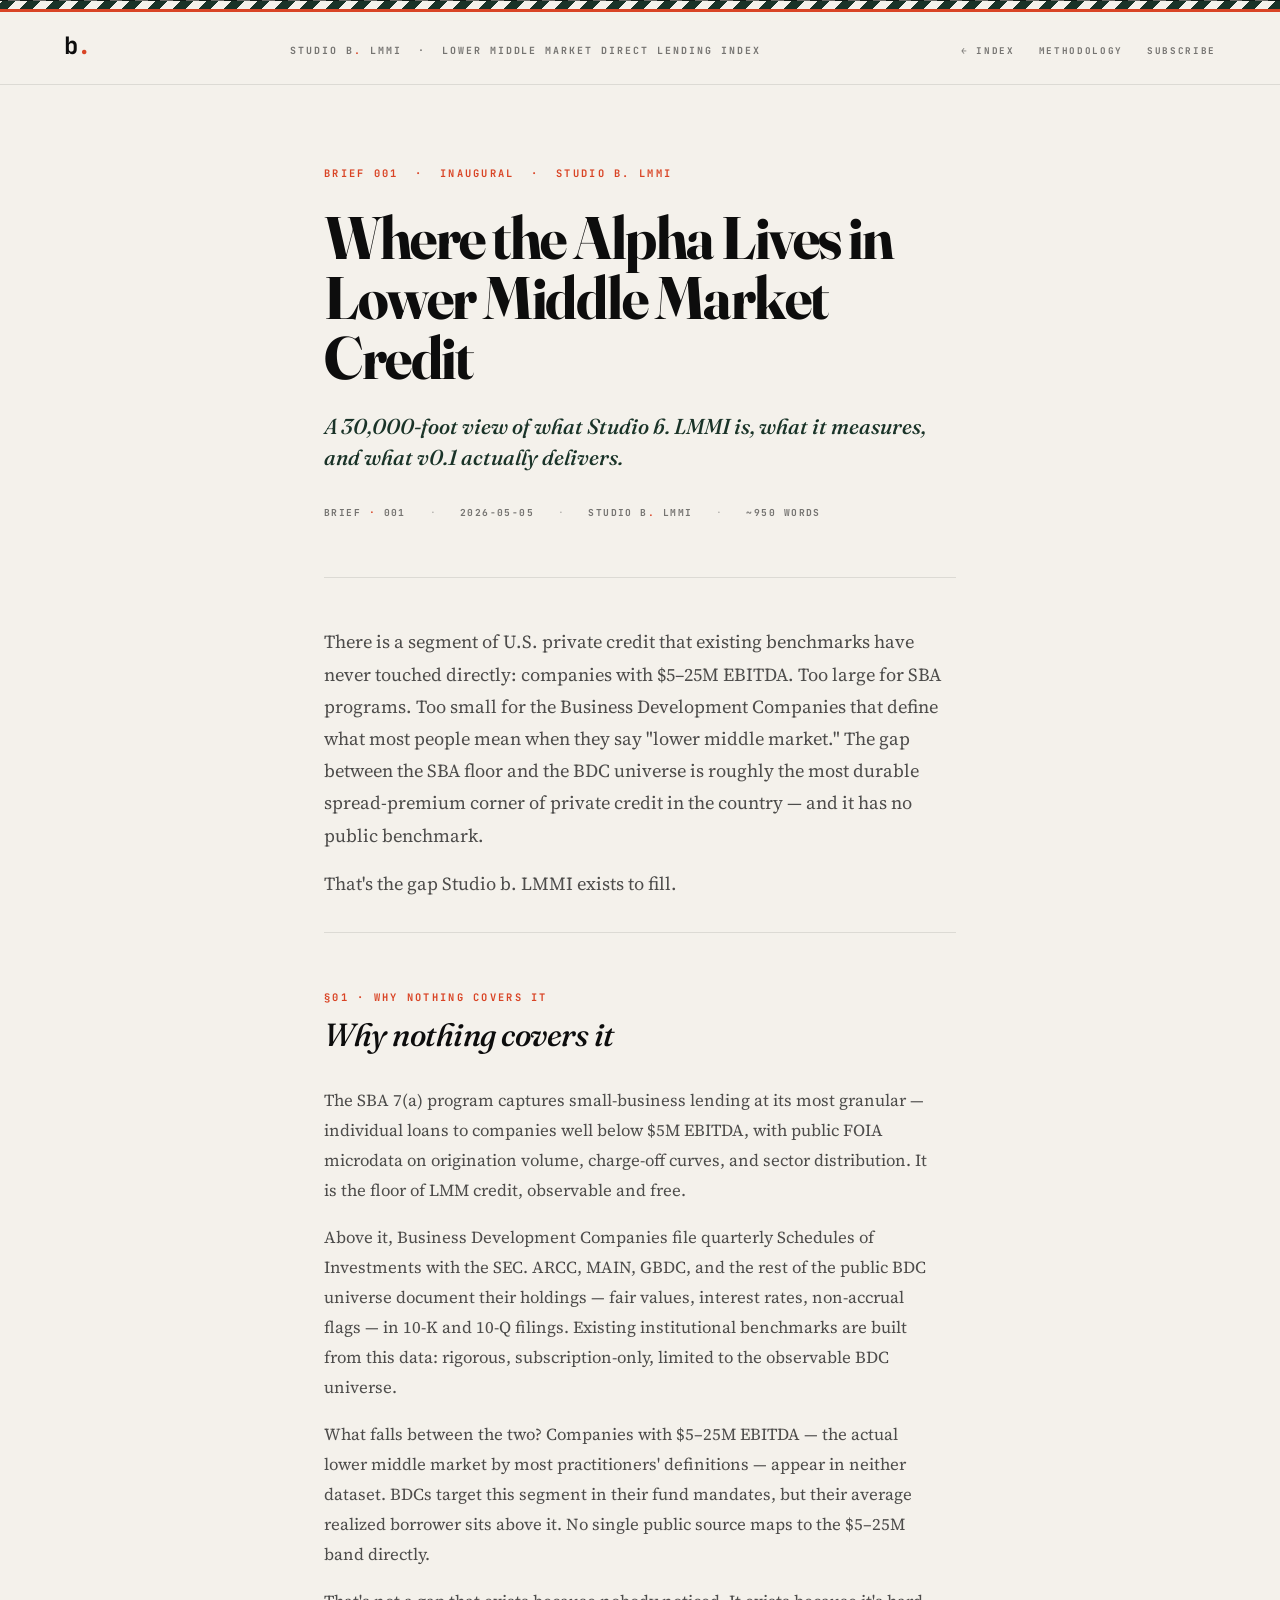
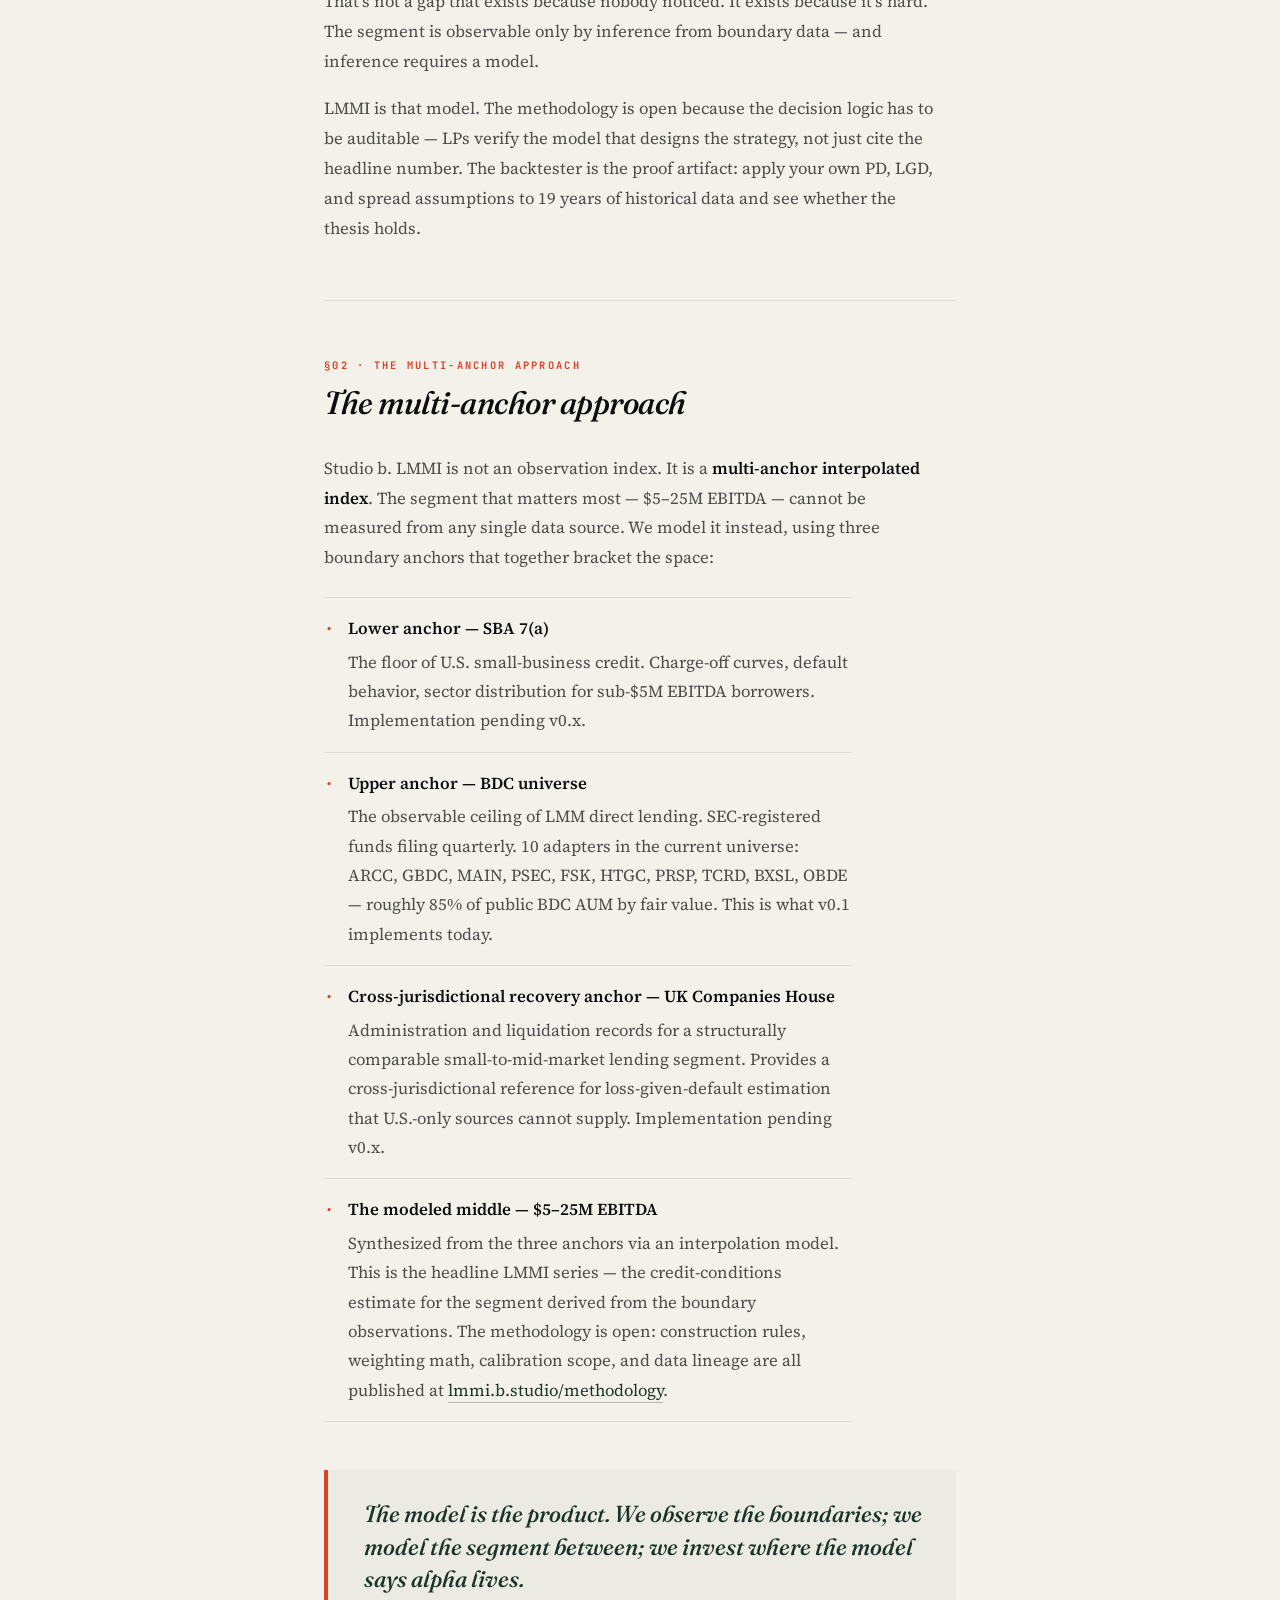
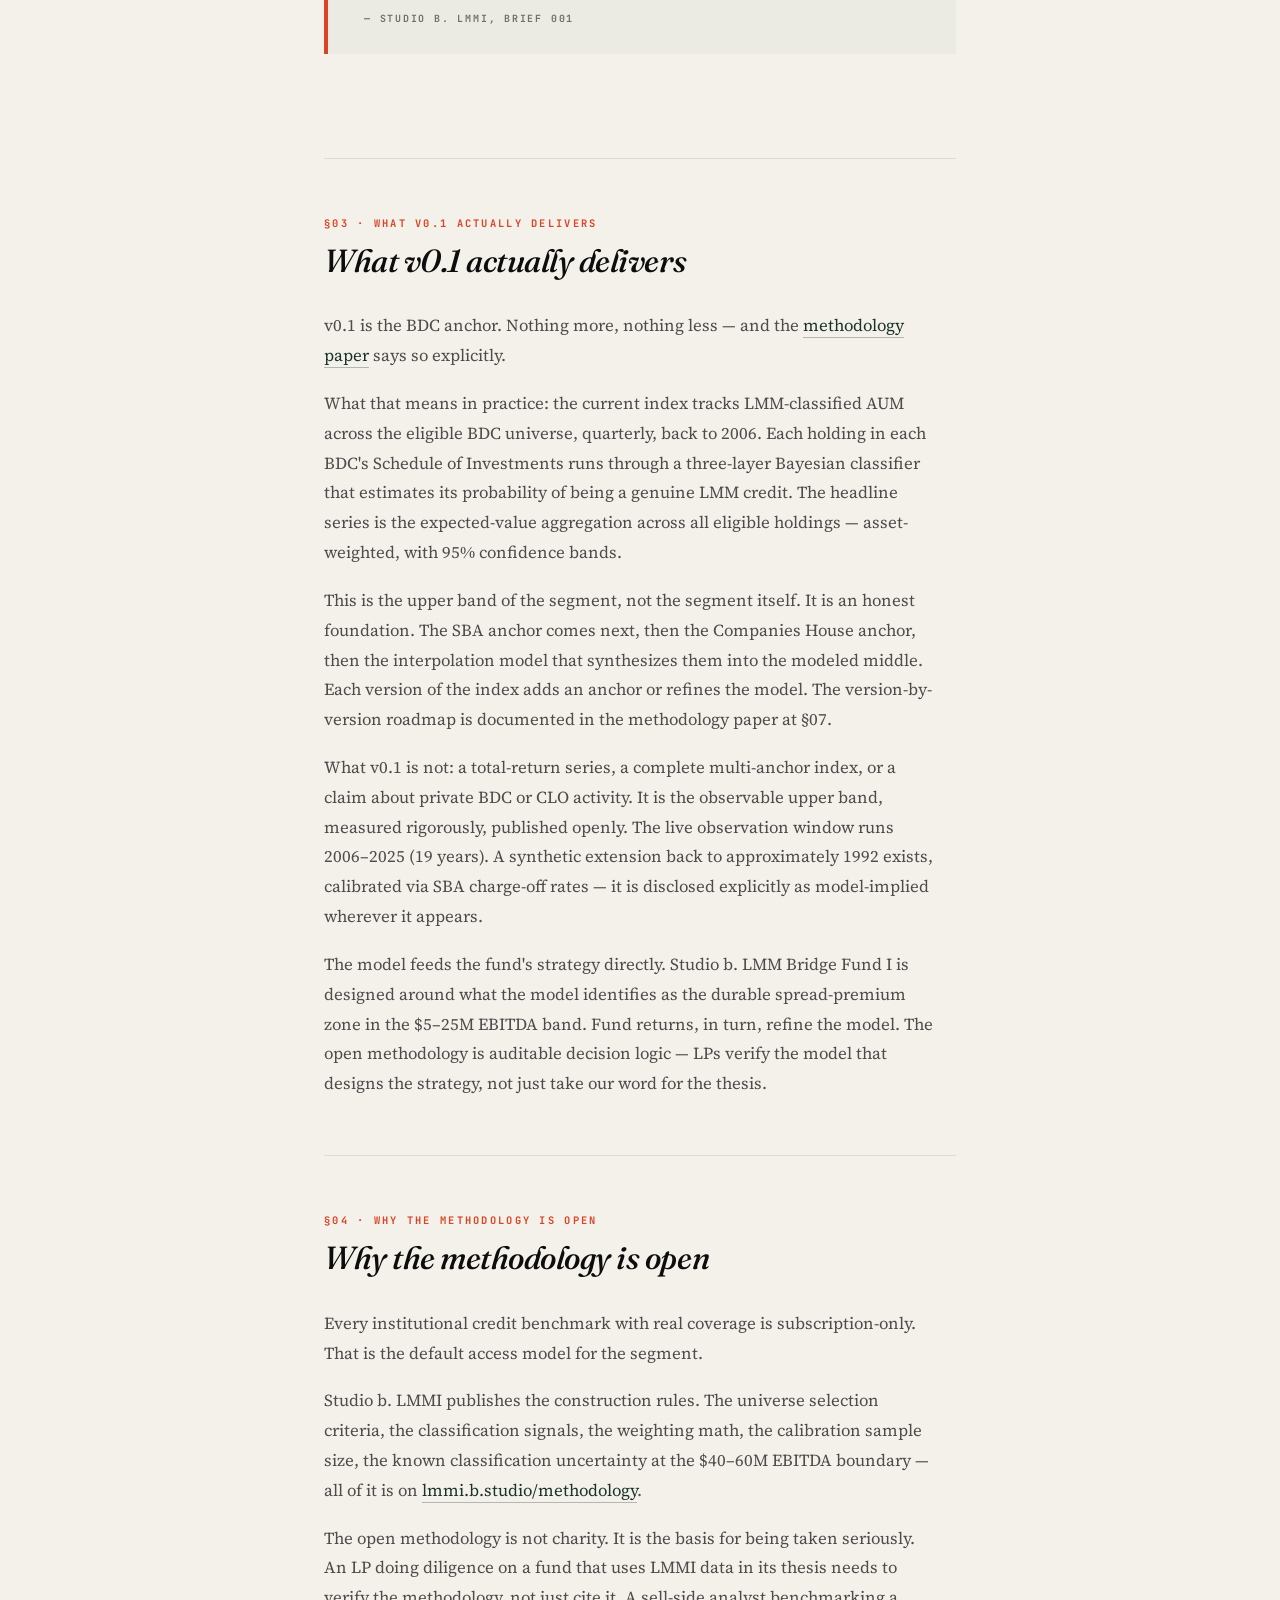
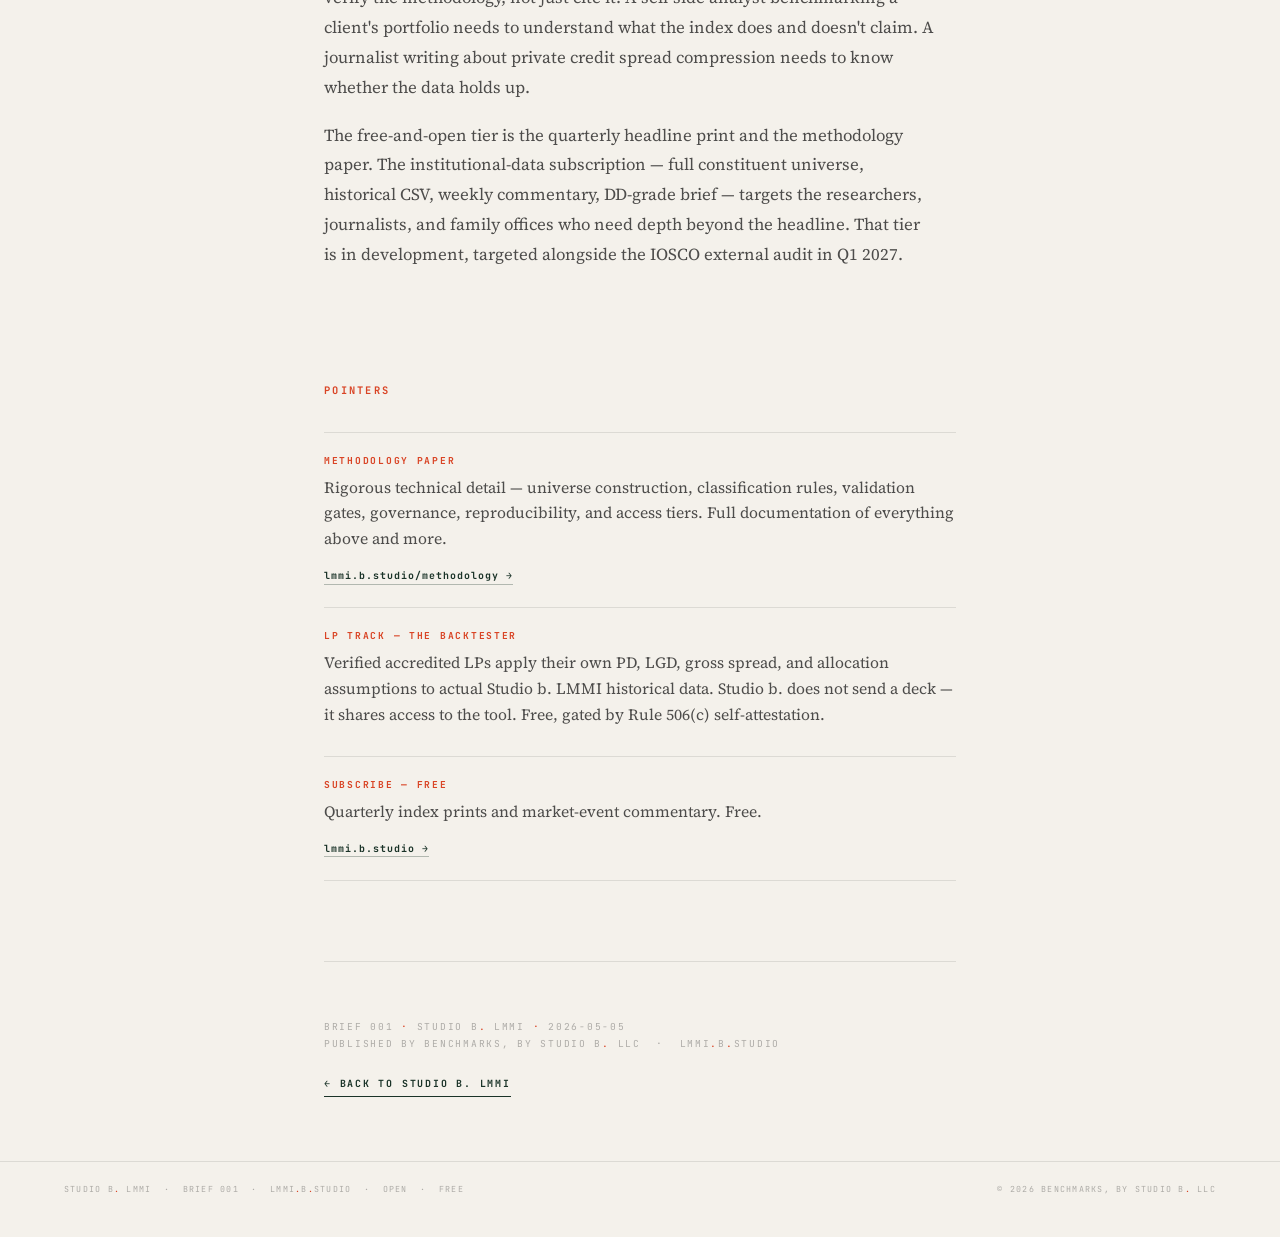
<file: briefs/001-the-30000-ft-view.html>
<!DOCTYPE html>
<html lang="en">
<head>
  <meta charset="UTF-8">
  <meta name="viewport" content="width=device-width, initial-scale=1.0">
  <title>Where the Alpha Lives in Lower Middle Market Credit — Studio b. LMMI Brief 001</title>
  <meta name="description" content="A 30,000-foot view of what Studio b. LMMI is, what it measures, and what v0.1 actually delivers. The gap between SBA and BDC coverage is where LMM alpha lives — and no public benchmark has ever measured it.">
  <meta property="og:type" content="article">
  <meta property="og:site_name" content="Studio b. LMMI">
  <meta property="og:title" content="Where the Alpha Lives in Lower Middle Market Credit">
  <meta property="og:description" content="The gap between the SBA floor and the BDC universe is the most durable spread-premium corner of private credit in the country — and it has no public benchmark. Studio b. LMMI exists to fill it.">
  <meta property="og:url" content="https://lmmi.b.studio/briefs/001-the-30000-ft-view">
  <meta name="twitter:card" content="summary_large_image">
  <link rel="preconnect" href="https://fonts.googleapis.com">
  <link rel="preconnect" href="https://fonts.gstatic.com" crossorigin>
  <link href="https://fonts.googleapis.com/css2?family=Fraunces:ital,opsz,wght@0,9..144,500;0,9..144,700;1,9..144,500;1,9..144,700&family=Source+Serif+4:ital,opsz,wght@0,8..60,400;0,8..60,500;0,8..60,600;1,8..60,400&family=JetBrains+Mono:wght@400;500;700&display=swap" rel="stylesheet">
  <link rel="stylesheet" href="/assets/header.css">
  <style>
    *, *::before, *::after { margin: 0; padding: 0; box-sizing: border-box; }

    :root {
      --paper:       #F4F1EB;
      --paper-dk:    #EAE6DC;
      --ink:         #0D0D0D;
      --ink-72:      rgba(13,13,13,0.72);
      --ink-55:      rgba(13,13,13,0.55);
      --ink-30:      rgba(13,13,13,0.30);
      --ink-10:      rgba(13,13,13,0.10);
      --vermillion:  #D94425;
      --forest:      #1A3328;
      --forest-72:   rgba(26,51,40,0.72);
      --stripe-height: 10px;
    }

    html { scroll-behavior: smooth; }
    body {
      background: var(--paper);
      color: var(--ink);
      font-family: 'Source Serif 4', serif;
      min-height: 100vh;
      line-height: 1.7;
    }

    /* Stripe: see /assets/header.css (family-wide binary-accent system) */

    /* ===== MASTHEAD ===== */
    .masthead {
      display: flex;
      align-items: baseline;
      justify-content: space-between;
      padding: 1.5rem 4rem;
      border-bottom: 1px solid var(--ink-10);
    }
    .bmark {
      font-family: 'JetBrains Mono', monospace;
      font-weight: 700;
      font-size: 1.5rem;
      color: var(--ink);
      letter-spacing: -0.04em;
      text-decoration: none;
      line-height: 1;
    }
    .bmark .dot { color: var(--vermillion); }
    .masthead-pubmark {
      font-family: 'JetBrains Mono', monospace;
      font-size: 0.62rem;
      font-weight: 700;
      text-transform: uppercase;
      letter-spacing: 0.2em;
      color: var(--ink-55);
    }
    .masthead-nav {
      display: flex;
      gap: 1.5rem;
      align-items: center;
    }
    .nav-link {
      font-family: 'JetBrains Mono', monospace;
      font-size: 0.58rem;
      font-weight: 700;
      letter-spacing: 0.18em;
      text-transform: uppercase;
      color: var(--ink-55);
      text-decoration: none;
      transition: color 0.12s;
    }
    .nav-link:hover { color: var(--forest); }

    /* ===== ARTICLE LAYOUT ===== */
    .article-wrap {
      max-width: 760px;
      margin: 0 auto;
      padding: 0 4rem;
    }

    /* ===== ARTICLE HEADER ===== */
    .article-header {
      padding: 5rem 0 3.5rem;
      border-bottom: 1px solid var(--ink-10);
    }
    .article-kicker {
      font-family: 'JetBrains Mono', monospace;
      font-size: 0.65rem;
      font-weight: 700;
      text-transform: uppercase;
      letter-spacing: 0.22em;
      color: var(--vermillion);
      margin-bottom: 1.5rem;
    }
    .article-title {
      font-family: 'Fraunces', serif;
      font-weight: 700;
      font-style: normal;
      font-size: clamp(2.4rem, 5vw, 3.75rem);
      line-height: 1.0;
      letter-spacing: -0.025em;
      color: var(--ink);
      margin-bottom: 1.5rem;
      font-variation-settings: "opsz" 144;
    }
    .article-sub {
      font-family: 'Fraunces', serif;
      font-style: italic;
      font-weight: 500;
      font-size: 1.35rem;
      line-height: 1.45;
      color: var(--forest);
      margin-bottom: 2rem;
      font-variation-settings: "opsz" 60;
    }
    .article-meta {
      display: flex;
      gap: 1.5rem;
      flex-wrap: wrap;
      align-items: center;
    }
    .article-meta-item {
      font-family: 'JetBrains Mono', monospace;
      font-size: 0.6rem;
      font-weight: 700;
      text-transform: uppercase;
      letter-spacing: 0.15em;
      color: var(--ink-55);
    }
    .article-meta-item .vm { color: var(--vermillion); }
    .article-meta-sep { color: var(--ink-30); font-family: 'JetBrains Mono', monospace; font-size: 0.6rem; }

    /* ===== ARTICLE INTRO ===== */
    .article-intro {
      padding: 3rem 0 2rem;
      border-bottom: 1px solid var(--ink-10);
    }
    .article-intro p {
      font-size: 1.15rem;
      line-height: 1.75;
      color: var(--ink-72);
      margin-bottom: 1rem;
    }
    .article-intro p:last-child { margin-bottom: 0; }

    /* ===== SECTION STRUCTURE ===== */
    .article-section {
      padding: 3.5rem 0;
      border-bottom: 1px solid var(--ink-10);
    }
    .article-section:last-of-type { border-bottom: none; }

    .sec-eyebrow {
      font-family: 'JetBrains Mono', monospace;
      font-size: 0.65rem;
      font-weight: 700;
      text-transform: uppercase;
      letter-spacing: 0.22em;
      color: var(--vermillion);
      margin-bottom: 0.65rem;
      display: block;
    }
    .article-section h2 {
      font-family: 'Fraunces', serif;
      font-weight: 500;
      font-style: italic;
      font-size: clamp(1.55rem, 3vw, 2rem);
      line-height: 1.15;
      letter-spacing: -0.015em;
      color: var(--ink);
      margin-bottom: 2rem;
      font-variation-settings: "opsz" 60;
    }

    /* ===== BODY COPY ===== */
    .article-section p {
      font-size: 1.05rem;
      line-height: 1.78;
      color: var(--ink-72);
      margin-bottom: 1.1rem;
      max-width: 68ch;
    }
    .article-section p:last-child { margin-bottom: 0; }
    .article-section strong { color: var(--ink); font-weight: 600; }
    .article-section em { font-style: italic; }
    .article-section a {
      color: var(--forest);
      text-decoration: none;
      border-bottom: 1px solid rgba(26,51,40,0.3);
      transition: color 0.12s, border-color 0.12s;
    }
    .article-section a:hover { color: var(--vermillion); border-color: var(--vermillion); }

    /* ===== ANCHOR LIST (multi-anchor section) ===== */
    .anchor-list {
      margin: 1.5rem 0 1.5rem 0;
      padding: 0;
      list-style: none;
      max-width: 66ch;
    }
    .anchor-list li {
      font-family: 'Source Serif 4', serif;
      font-size: 1.05rem;
      line-height: 1.75;
      color: var(--ink-72);
      padding: 1rem 0 1rem 1.5rem;
      border-bottom: 1px solid var(--ink-10);
      position: relative;
    }
    .anchor-list li:first-child { border-top: 1px solid var(--ink-10); }
    .anchor-list li::before {
      content: '·';
      position: absolute;
      left: 0;
      color: var(--vermillion);
      font-family: 'JetBrains Mono', monospace;
      font-weight: 700;
    }
    .anchor-list li strong {
      color: var(--ink);
      font-weight: 600;
      display: block;
      margin-bottom: 0.25rem;
    }

    /* ===== PULL QUOTE ===== */
    blockquote.pull-quote {
      margin: 3rem 0;
      padding: 1.75rem 2rem 1.75rem 2.25rem;
      border-left: 4px solid var(--vermillion);
      background: rgba(26,51,40,0.04);
      font-family: 'Fraunces', serif;
      font-style: italic;
      font-weight: 500;
      font-size: 1.45rem;
      line-height: 1.4;
      color: var(--forest);
      max-width: 62ch;
      font-variation-settings: "opsz" 60;
    }
    blockquote.pull-quote cite {
      display: block;
      margin-top: 1rem;
      font-family: 'JetBrains Mono', monospace;
      font-style: normal;
      font-size: 0.62rem;
      font-weight: 700;
      text-transform: uppercase;
      letter-spacing: 0.18em;
      color: var(--ink-55);
    }

    /* ===== POINTERS SECTION ===== */
    .pointers-section {
      padding: 3.5rem 0 4rem;
    }
    .pointers-list {
      list-style: none;
      padding: 0;
      margin: 2rem 0 0;
    }
    .pointers-list li {
      padding: 1.25rem 0;
      border-top: 1px solid var(--ink-10);
    }
    .pointers-list li:last-child { border-bottom: 1px solid var(--ink-10); }
    .pointer-label {
      font-family: 'JetBrains Mono', monospace;
      font-size: 0.6rem;
      font-weight: 700;
      text-transform: uppercase;
      letter-spacing: 0.18em;
      color: var(--vermillion);
      display: block;
      margin-bottom: 0.35rem;
    }
    .pointer-desc {
      font-family: 'Source Serif 4', serif;
      font-size: 0.98rem;
      line-height: 1.65;
      color: var(--ink-72);
      margin-bottom: 0.5rem;
    }
    .pointer-link {
      font-family: 'JetBrains Mono', monospace;
      font-size: 0.62rem;
      font-weight: 700;
      letter-spacing: 0.1em;
      color: var(--forest);
      text-decoration: none;
      border-bottom: 1.5px solid rgba(26,51,40,0.3);
      padding-bottom: 0.1rem;
      transition: color 0.12s, border-color 0.12s;
    }
    .pointer-link:hover { color: var(--vermillion); border-color: var(--vermillion); }

    /* ===== HR ===== */
    hr.section-rule {
      border: none;
      border-top: 1px solid var(--ink-10);
      margin: 2.5rem 0;
    }

    /* ===== ARTICLE FOOTER ===== */
    .article-footer {
      padding: 3.5rem 0 4rem;
      border-top: 1px solid var(--ink-10);
      margin-top: 1rem;
    }
    .article-footer-strip {
      font-family: 'JetBrains Mono', monospace;
      font-size: 0.6rem;
      text-transform: uppercase;
      letter-spacing: 0.18em;
      color: var(--ink-30);
      line-height: 1.8;
    }
    .article-footer-strip .vm { color: var(--vermillion); }
    .article-footer-back {
      display: inline-flex;
      align-items: center;
      gap: 0.5rem;
      margin-top: 1.5rem;
      font-family: 'JetBrains Mono', monospace;
      font-size: 0.62rem;
      font-weight: 700;
      letter-spacing: 0.18em;
      text-transform: uppercase;
      color: var(--forest);
      text-decoration: none;
      border-bottom: 1.5px solid var(--forest);
      padding-bottom: 0.2rem;
      transition: color 0.12s, border-color 0.12s;
    }
    .article-footer-back:hover { color: var(--vermillion); border-color: var(--vermillion); }

    /* ===== PAGE FOOTER ===== */
    .page-footer-strip {
      padding: 1.25rem 4rem 2.5rem;
      display: flex;
      justify-content: space-between;
      align-items: center;
      font-family: 'JetBrains Mono', monospace;
      font-size: 0.52rem;
      letter-spacing: 0.15em;
      text-transform: uppercase;
      color: var(--ink-30);
      border-top: 1px solid var(--ink-10);
    }
    .footer-vm { color: var(--vermillion); }

    /* ===== RESPONSIVE ===== */
    @media (max-width: 768px) {
      .masthead { padding: 1rem 1.5rem; flex-direction: column; gap: 0.75rem; }
      .masthead-pubmark { display: none; }
      .masthead-nav { flex-wrap: wrap; gap: 0.85rem; }
      .article-wrap { padding: 0 1.5rem; }
      .article-header { padding: 3.5rem 0 2.5rem; }
      .article-section { padding: 2.5rem 0; }
      .pointers-section { padding: 2.5rem 0 3rem; }
      .page-footer-strip { padding: 1rem 1.5rem 2rem; flex-direction: column; gap: 0.5rem; align-items: flex-start; }
    }
  </style>
</head>
<body>

<!-- Caution stripe: forest/paper, 10px, hard corners -->
<div class="stripe"></div>

<!-- Masthead -->
<header class="masthead">
  <a href="https://b.studio/" class="bmark">b<span class="dot">.</span></a>
  <span class="masthead-pubmark">Studio b<span style="color:var(--vermillion)">.</span> LMMI &nbsp;·&nbsp; Lower Middle Market Direct Lending Index</span>
  <nav class="masthead-nav">
    <a href="/" class="nav-link">← Index</a>
    <a href="/methodology" class="nav-link">Methodology</a>
    <a href="/#subscribe" class="nav-link">Subscribe</a>
  </nav>
</header>

<!-- Article -->
<div class="article-wrap">

  <header class="article-header">
    <p class="article-kicker">Brief 001 &nbsp;·&nbsp; Inaugural &nbsp;·&nbsp; Studio b. LMMI</p>
    <h1 class="article-title">Where the Alpha Lives in Lower Middle Market Credit</h1>
    <p class="article-sub">A 30,000-foot view of what Studio b. LMMI is, what it measures, and what v0.1 actually delivers.</p>
    <div class="article-meta">
      <span class="article-meta-item">Brief <span class="vm">·</span> 001</span>
      <span class="article-meta-sep">·</span>
      <span class="article-meta-item">2026-05-05</span>
      <span class="article-meta-sep">·</span>
      <span class="article-meta-item">Studio b<span class="vm">.</span> LMMI</span>
      <span class="article-meta-sep">·</span>
      <span class="article-meta-item">~950 words</span>
    </div>
  </header>

  <!-- Lede -->
  <div class="article-intro">
    <p>There is a segment of U.S. private credit that existing benchmarks have never touched directly: companies with $5–25M EBITDA. Too large for SBA programs. Too small for the Business Development Companies that define what most people mean when they say "lower middle market." The gap between the SBA floor and the BDC universe is roughly the most durable spread-premium corner of private credit in the country — and it has no public benchmark.</p>
    <p>That's the gap Studio b. LMMI exists to fill.</p>
  </div>

  <!-- §01 -->
  <section class="article-section" id="s01">
    <span class="sec-eyebrow">§01 · Why nothing covers it</span>
    <h2>Why nothing covers it</h2>

    <p>The SBA 7(a) program captures small-business lending at its most granular — individual loans to companies well below $5M EBITDA, with public FOIA microdata on origination volume, charge-off curves, and sector distribution. It is the floor of LMM credit, observable and free.</p>

    <p>Above it, Business Development Companies file quarterly Schedules of Investments with the SEC. ARCC, MAIN, GBDC, and the rest of the public BDC universe document their holdings — fair values, interest rates, non-accrual flags — in 10-K and 10-Q filings. Existing institutional benchmarks are built from this data: rigorous, subscription-only, limited to the observable BDC universe.</p>

    <p>What falls between the two? Companies with $5–25M EBITDA — the actual lower middle market by most practitioners' definitions — appear in neither dataset. BDCs target this segment in their fund mandates, but their average realized borrower sits above it. No single public source maps to the $5–25M band directly.</p>

    <p>That's not a gap that exists because nobody noticed. It exists because it's hard. The segment is observable only by inference from boundary data — and inference requires a model.</p>

    <p>LMMI is that model. The methodology is open because the decision logic has to be auditable — LPs verify the model that designs the strategy, not just cite the headline number. The backtester is the proof artifact: apply your own PD, LGD, and spread assumptions to 19 years of historical data and see whether the thesis holds.</p>
  </section>

  <!-- §02 -->
  <section class="article-section" id="s02">
    <span class="sec-eyebrow">§02 · The multi-anchor approach</span>
    <h2>The multi-anchor approach</h2>

    <p>Studio b. LMMI is not an observation index. It is a <strong>multi-anchor interpolated index</strong>. The segment that matters most — $5–25M EBITDA — cannot be measured from any single data source. We model it instead, using three boundary anchors that together bracket the space:</p>

    <ul class="anchor-list">
      <li>
        <strong>Lower anchor — SBA 7(a)</strong>
        The floor of U.S. small-business credit. Charge-off curves, default behavior, sector distribution for sub-$5M EBITDA borrowers. Implementation pending v0.x.
      </li>
      <li>
        <strong>Upper anchor — BDC universe</strong>
        The observable ceiling of LMM direct lending. SEC-registered funds filing quarterly. 10 adapters in the current universe: ARCC, GBDC, MAIN, PSEC, FSK, HTGC, PRSP, TCRD, BXSL, OBDE — roughly 85% of public BDC AUM by fair value. This is what v0.1 implements today.
      </li>
      <li>
        <strong>Cross-jurisdictional recovery anchor — UK Companies House</strong>
        Administration and liquidation records for a structurally comparable small-to-mid-market lending segment. Provides a cross-jurisdictional reference for loss-given-default estimation that U.S.-only sources cannot supply. Implementation pending v0.x.
      </li>
      <li>
        <strong>The modeled middle — $5–25M EBITDA</strong>
        Synthesized from the three anchors via an interpolation model. This is the headline LMMI series — the credit-conditions estimate for the segment derived from the boundary observations. The methodology is open: construction rules, weighting math, calibration scope, and data lineage are all published at <a href="/methodology">lmmi.b.studio/methodology</a>.
      </li>
    </ul>

    <blockquote class="pull-quote">
      The model is the product. We observe the boundaries; we model the segment between; we invest where the model says alpha lives.
      <cite>— Studio b. LMMI, Brief 001</cite>
    </blockquote>
  </section>

  <!-- §03 -->
  <section class="article-section" id="s03">
    <span class="sec-eyebrow">§03 · What v0.1 actually delivers</span>
    <h2>What v0.1 actually delivers</h2>

    <p>v0.1 is the BDC anchor. Nothing more, nothing less — and the <a href="/methodology">methodology paper</a> says so explicitly.</p>

    <p>What that means in practice: the current index tracks LMM-classified AUM across the eligible BDC universe, quarterly, back to 2006. Each holding in each BDC's Schedule of Investments runs through a three-layer Bayesian classifier that estimates its probability of being a genuine LMM credit. The headline series is the expected-value aggregation across all eligible holdings — asset-weighted, with 95% confidence bands.</p>

    <p>This is the upper band of the segment, not the segment itself. It is an honest foundation. The SBA anchor comes next, then the Companies House anchor, then the interpolation model that synthesizes them into the modeled middle. Each version of the index adds an anchor or refines the model. The version-by-version roadmap is documented in the methodology paper at §07.</p>

    <p>What v0.1 is not: a total-return series, a complete multi-anchor index, or a claim about private BDC or CLO activity. It is the observable upper band, measured rigorously, published openly. The live observation window runs 2006–2025 (19 years). A synthetic extension back to approximately 1992 exists, calibrated via SBA charge-off rates — it is disclosed explicitly as model-implied wherever it appears.</p>

    <p>The model feeds the fund's strategy directly. Studio b. LMM Bridge Fund I is designed around what the model identifies as the durable spread-premium zone in the $5–25M EBITDA band. Fund returns, in turn, refine the model. The open methodology is auditable decision logic — LPs verify the model that designs the strategy, not just take our word for the thesis.</p>
  </section>

  <!-- §04 -->
  <section class="article-section" id="s04">
    <span class="sec-eyebrow">§04 · Why the methodology is open</span>
    <h2>Why the methodology is open</h2>

    <p>Every institutional credit benchmark with real coverage is subscription-only. That is the default access model for the segment.</p>

    <p>Studio b. LMMI publishes the construction rules. The universe selection criteria, the classification signals, the weighting math, the calibration sample size, the known classification uncertainty at the $40–60M EBITDA boundary — all of it is on <a href="/methodology">lmmi.b.studio/methodology</a>.</p>

    <p>The open methodology is not charity. It is the basis for being taken seriously. An LP doing diligence on a fund that uses LMMI data in its thesis needs to verify the methodology, not just cite it. A sell-side analyst benchmarking a client's portfolio needs to understand what the index does and doesn't claim. A journalist writing about private credit spread compression needs to know whether the data holds up.</p>

    <p>The free-and-open tier is the quarterly headline print and the methodology paper. The institutional-data subscription — full constituent universe, historical CSV, weekly commentary, DD-grade brief — targets the researchers, journalists, and family offices who need depth beyond the headline. That tier is in development, targeted alongside the IOSCO external audit in Q1 2027.</p>
  </section>

  <!-- Pointers -->
  <div class="pointers-section" id="pointers">
    <span class="sec-eyebrow">Pointers</span>

    <ul class="pointers-list">
      <li>
        <span class="pointer-label">Methodology paper</span>
        <p class="pointer-desc">Rigorous technical detail — universe construction, classification rules, validation gates, governance, reproducibility, and access tiers. Full documentation of everything above and more.</p>
        <a href="/methodology" class="pointer-link">lmmi.b.studio/methodology →</a>
      </li>
      <li>
        <span class="pointer-label">LP track — the backtester</span>
        <p class="pointer-desc">Verified accredited LPs apply their own PD, LGD, gross spread, and allocation assumptions to actual Studio b. LMMI historical data. Studio b. does not send a deck — it shares access to the tool. Free, gated by Rule 506(c) self-attestation.</p>
      </li>
      <li>
        <span class="pointer-label">Subscribe — free</span>
        <p class="pointer-desc">Quarterly index prints and market-event commentary. Free.</p>
        <a href="/#subscribe" class="pointer-link">lmmi.b.studio →</a>
      </li>
    </ul>
  </div>

  <!-- Article footer -->
  <div class="article-footer">
    <div class="article-footer-strip">
      Brief 001 <span class="vm">·</span> Studio b<span class="vm">.</span> LMMI <span class="vm">·</span> 2026-05-05
      <br>
      Published by Benchmarks, by Studio b<span class="vm">.</span> LLC &nbsp;·&nbsp; lmmi<span class="vm">.</span>b<span class="vm">.</span>studio
    </div>
    <a href="/" class="article-footer-back">← Back to Studio b. LMMI</a>
  </div>

</div><!-- /article-wrap -->

<div class="page-footer-strip">
  <span>Studio b<span class="footer-vm">.</span> LMMI &nbsp;·&nbsp; Brief 001 &nbsp;·&nbsp; lmmi<span class="footer-vm">.</span>b<span class="footer-vm">.</span>studio &nbsp;·&nbsp; Open &nbsp;·&nbsp; Free</span>
  <span>&copy; 2026 Benchmarks, by Studio b<span class="footer-vm">.</span> LLC</span>
</div>

</body>
</html>
</file>
<file: assets/header.css>
/* ============================================================================
 * Studio b. LMMI — family header
 * Binary-accent stripe system (locked 2026-05-06 via /design-consultation).
 *
 * Loaded by every published page on lmmi.b.studio. Touch with care.
 *
 * Construction (top → bottom):
 *   1px ink@60 outline + 10px forest/paper diagonal stripe (-45°, 9/9 bands)
 *   + 1px ink@60 outline + 3px solid vermillion accent line (cadence signal).
 *
 * lmmi is a CADENCE surface — it gets the vermillion accent line.
 * Structural surfaces (b.studio, invest) wear the bare stripe (no ::after).
 *
 * Co-located with the page so a content-sync from canonical source
 * (wasala/docs/methodology/lmmi-methodology.md) does not touch visual.
 * ============================================================================ */

.stripe {
  height: 10px;
  background: repeating-linear-gradient(
    -45deg,
    var(--forest, #1A3328) 0, var(--forest, #1A3328) 9px,
    var(--paper,  #F4F1EB) 9px, var(--paper,  #F4F1EB) 18px
  );
  border-top:    1px solid rgba(13, 13, 13, 0.60);
  border-bottom: 1px solid rgba(13, 13, 13, 0.60);
  position: relative;
}

/* Cadence accent — vermillion publication seal under the stripe. */
.stripe::after {
  content: '';
  display: block;
  position: absolute;
  left: 0; right: 0; top: 100%;
  height: 3px;
  background: var(--vermillion, #D94425);
}
</file>
